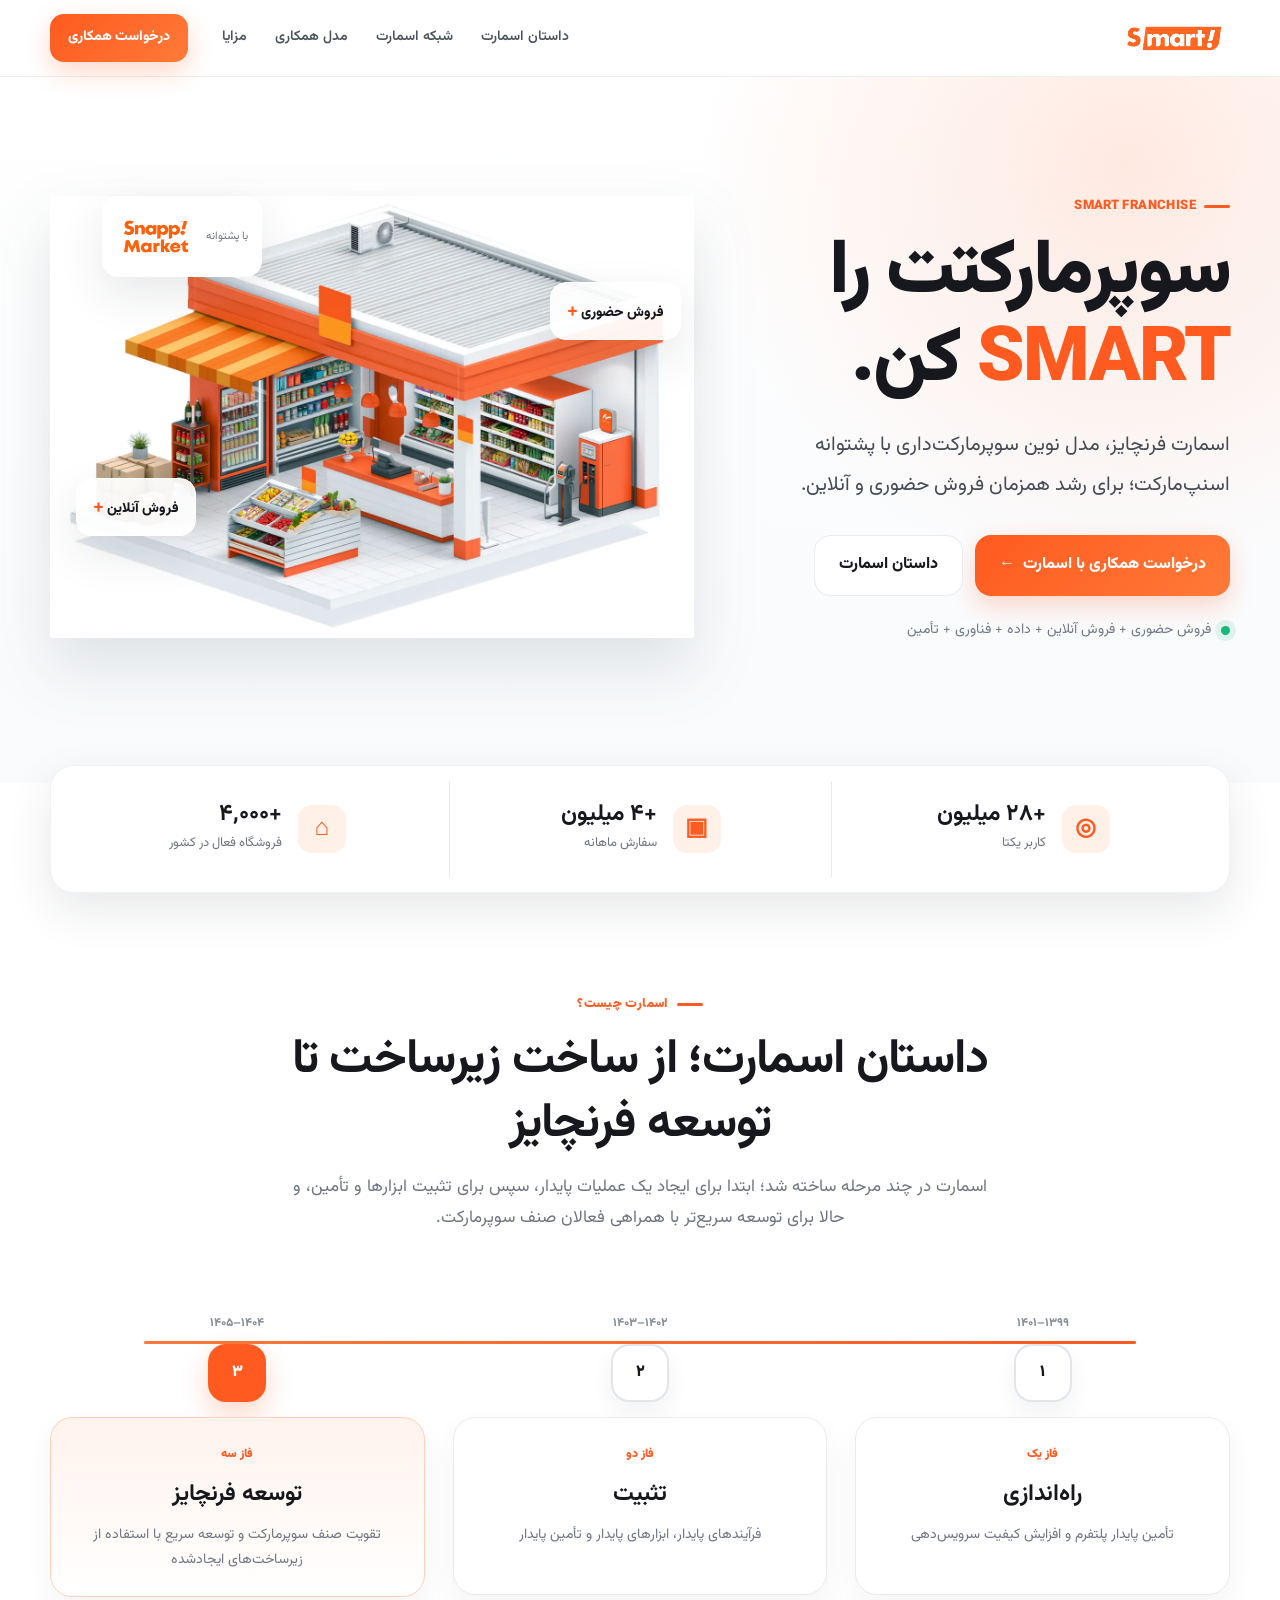
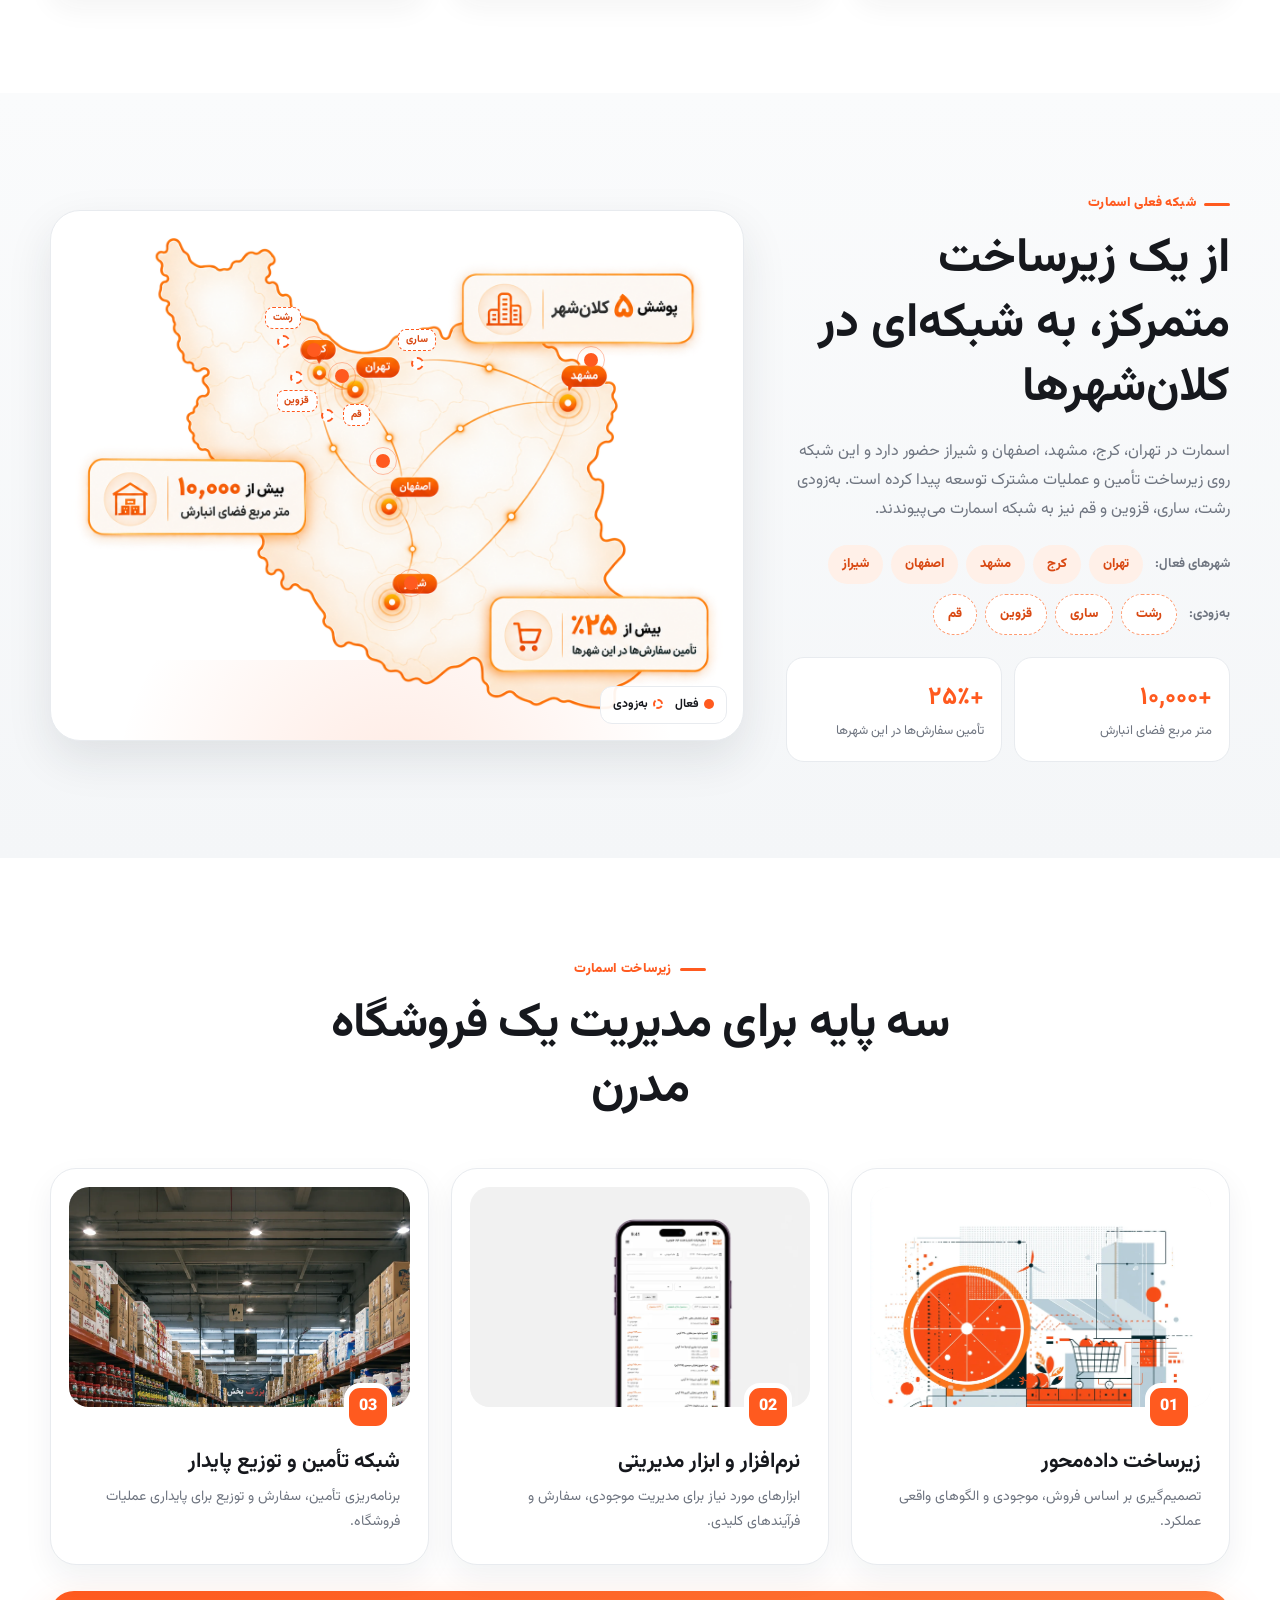
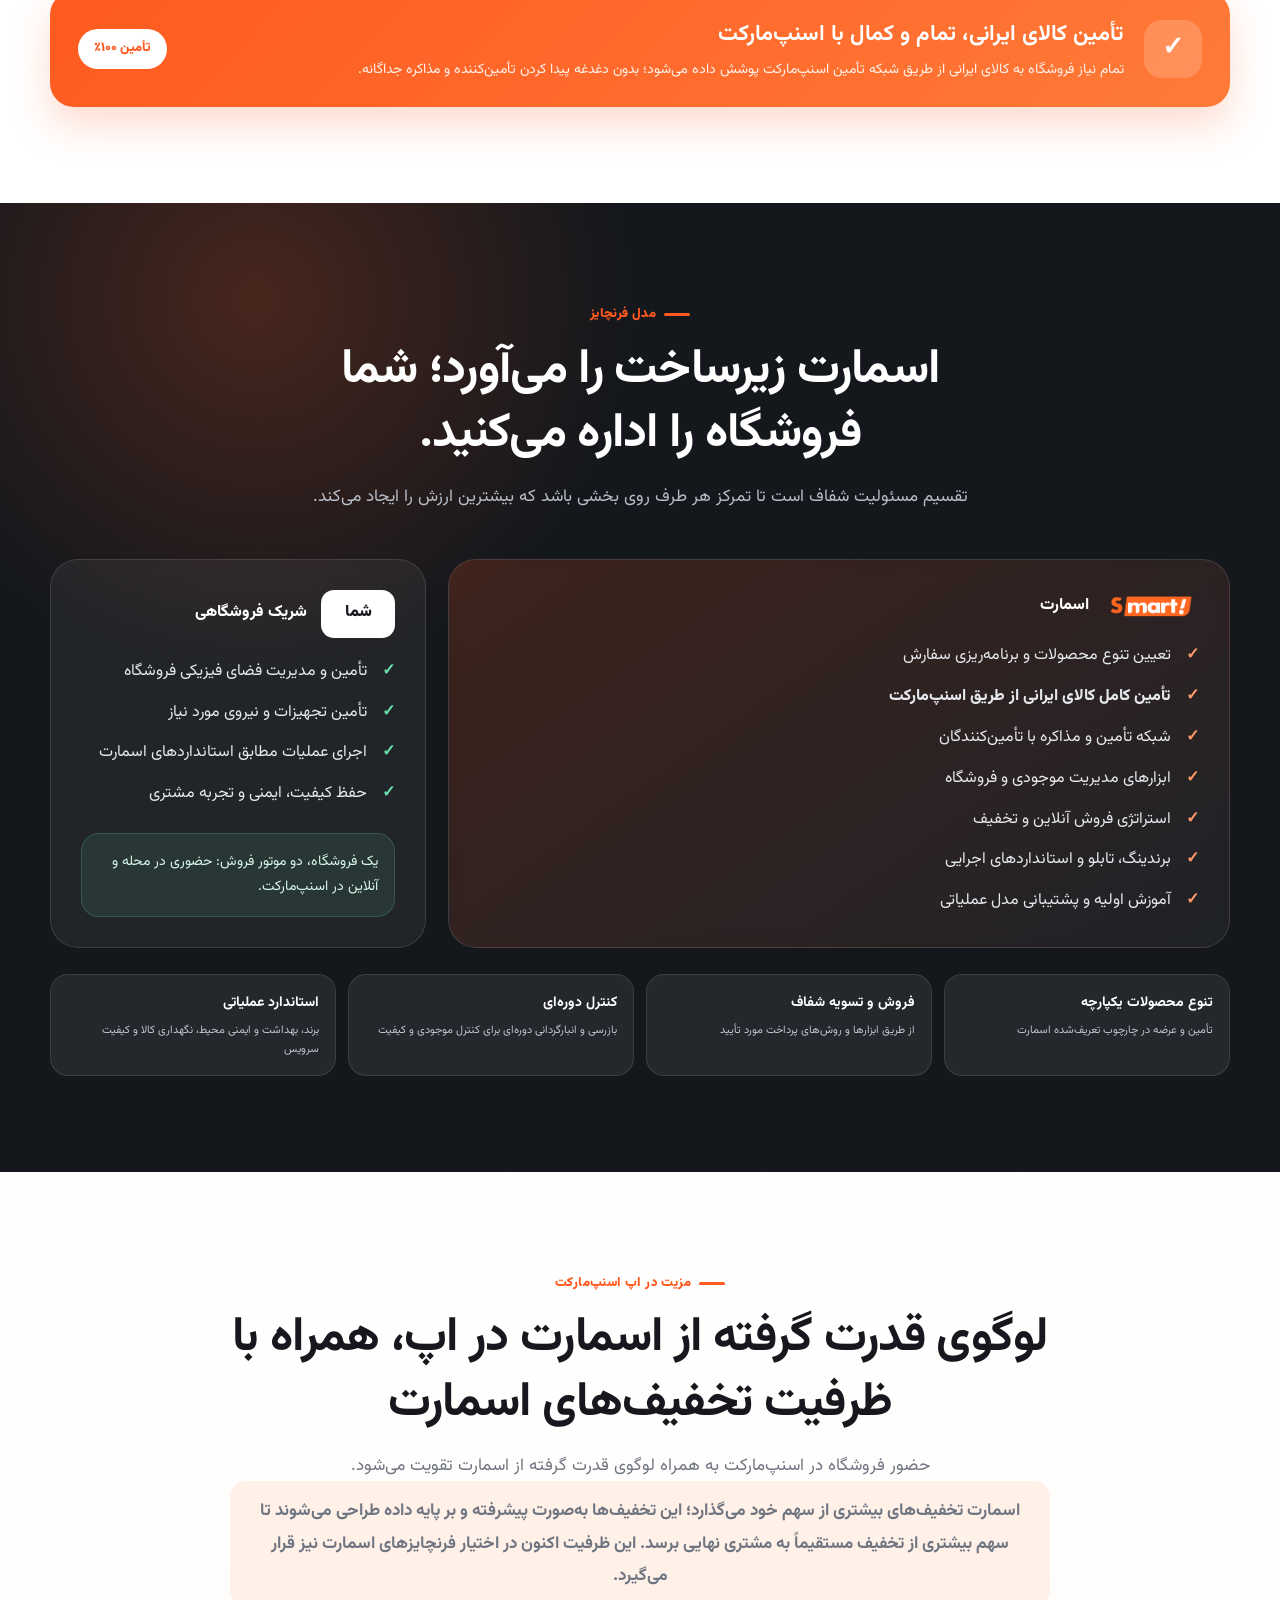
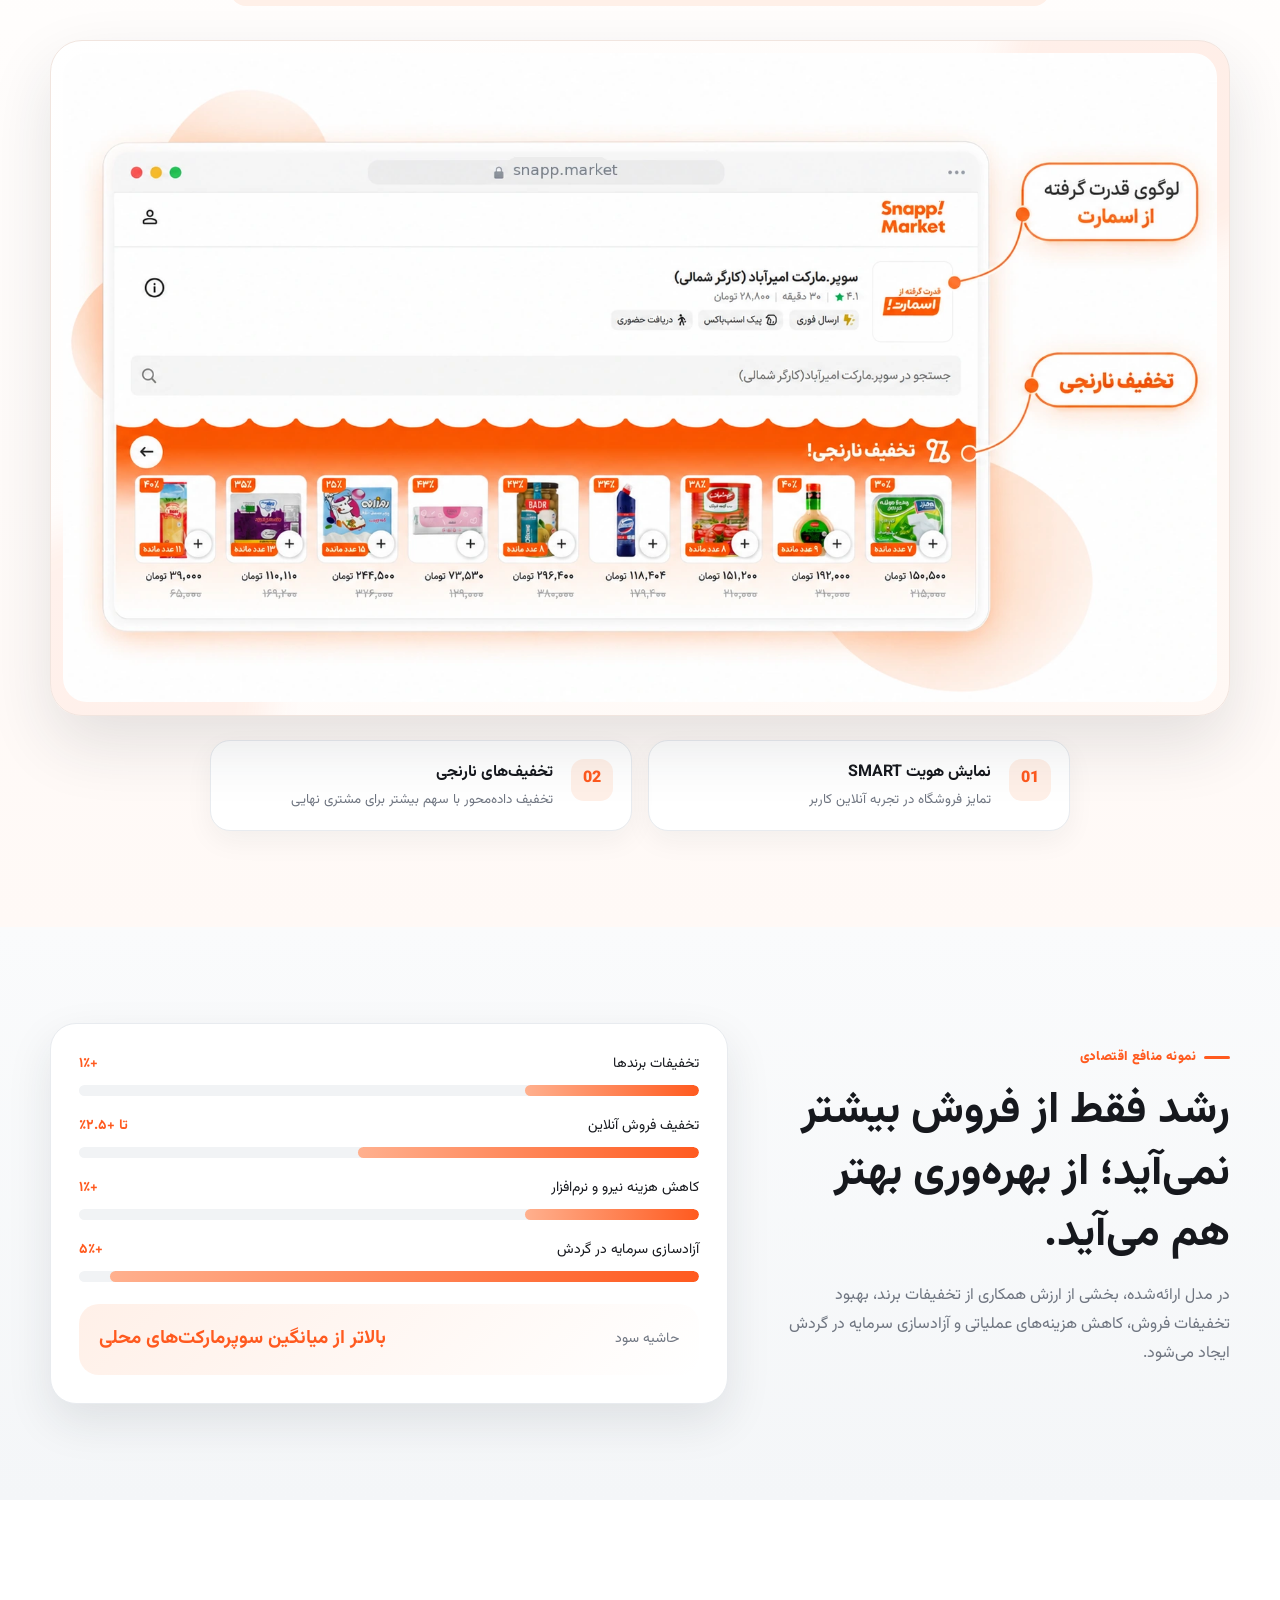
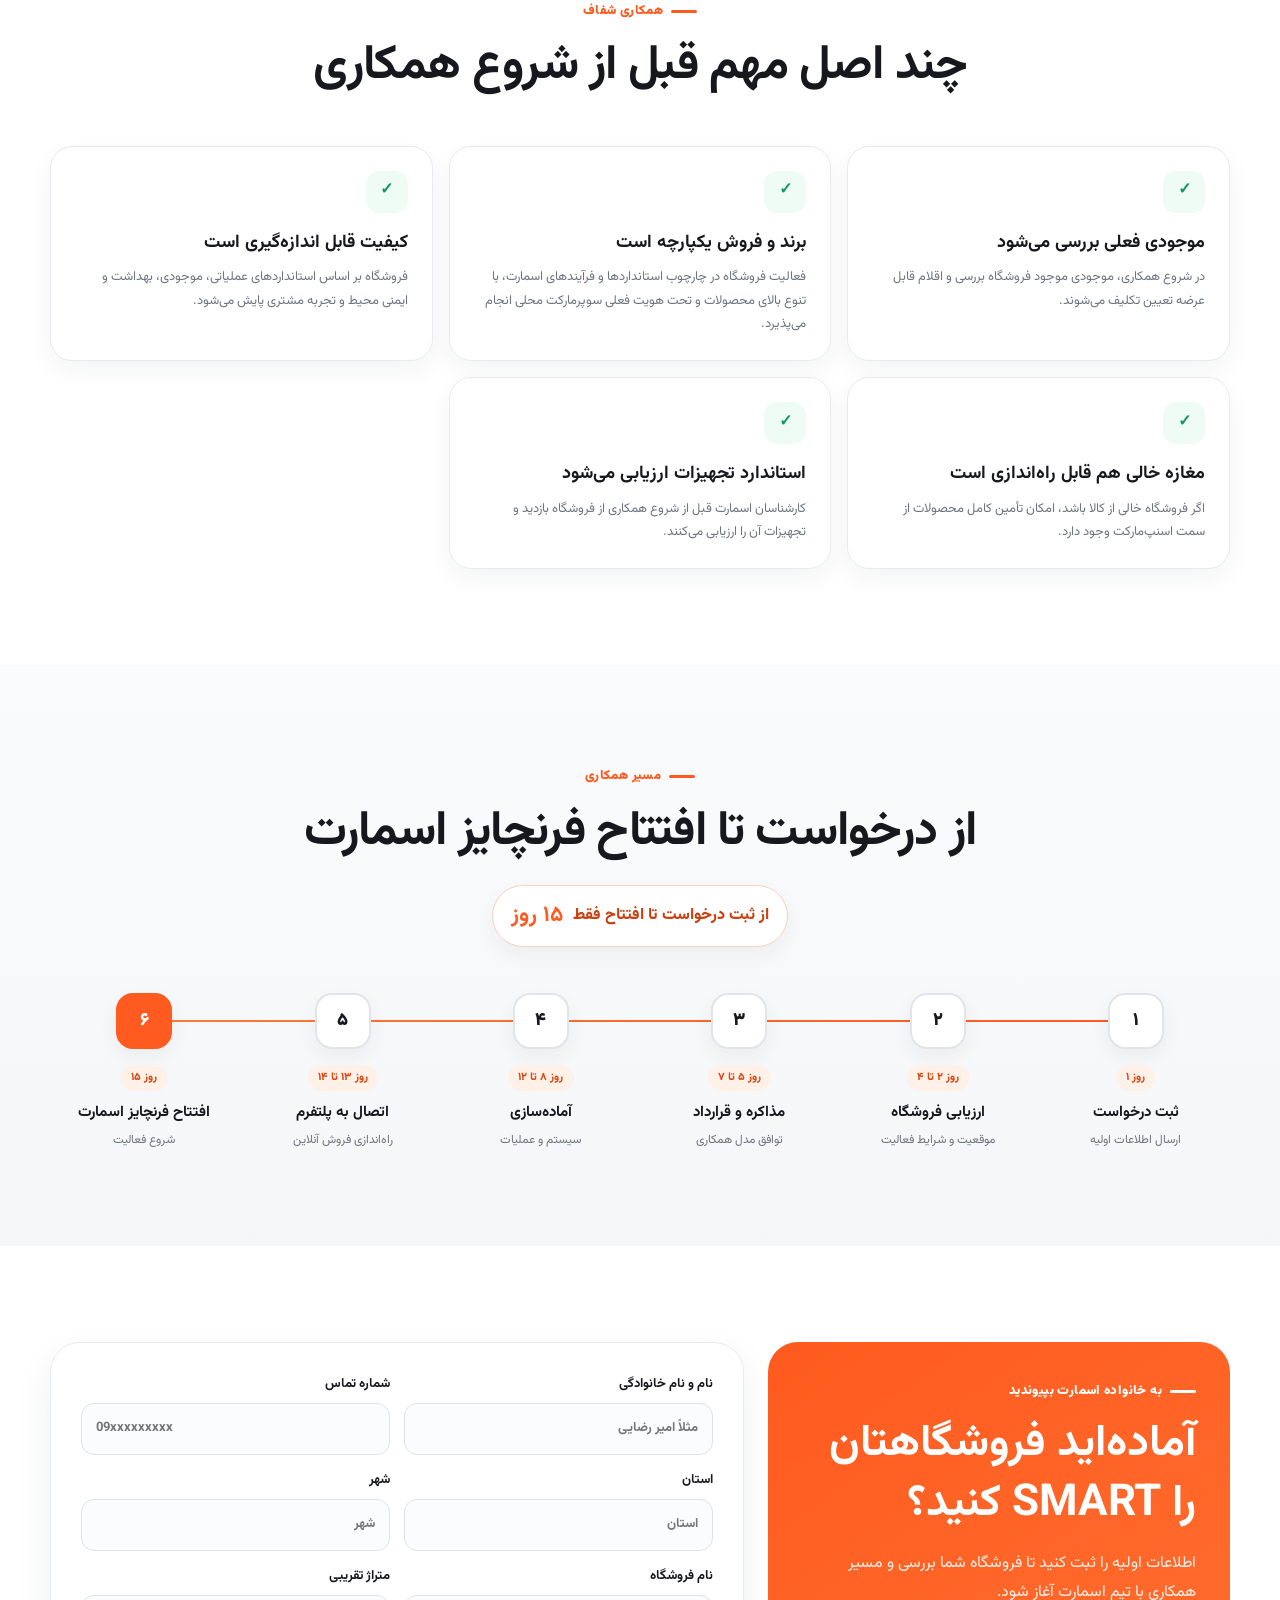
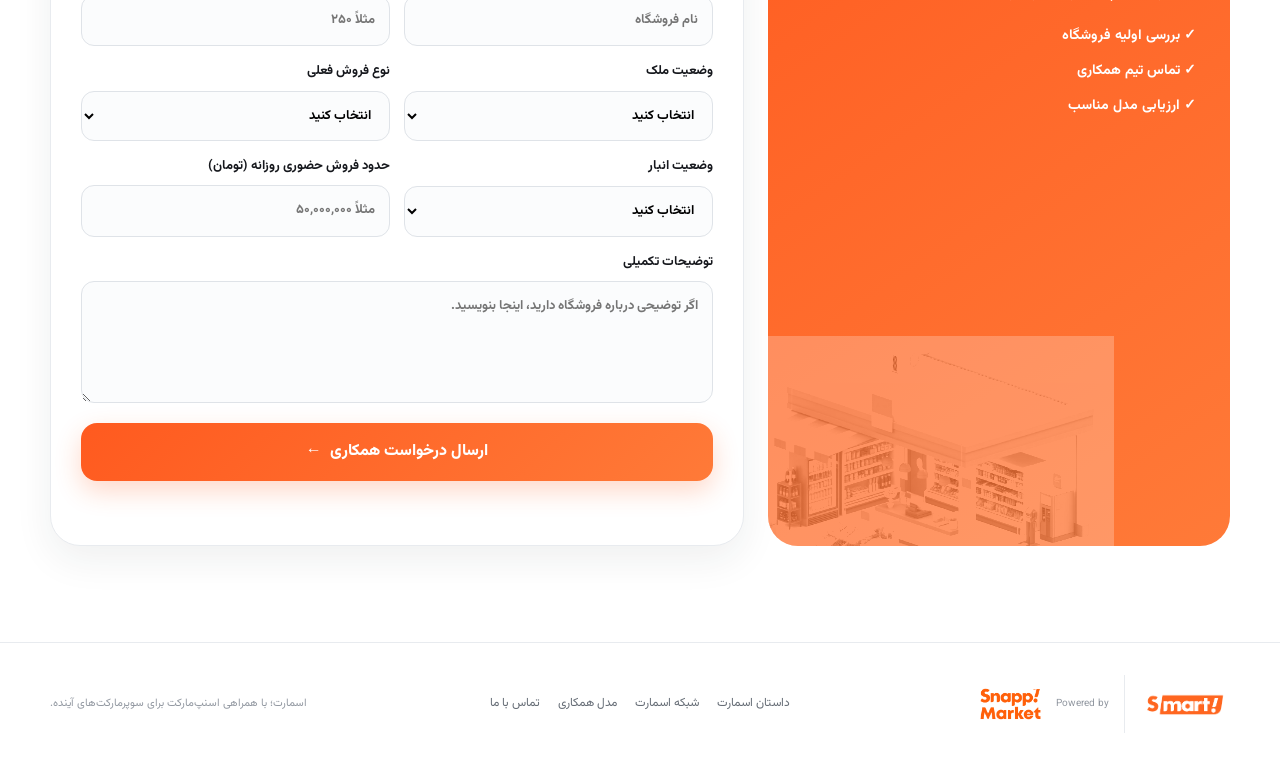
<file: index.html>
<!DOCTYPE html>
<html lang="fa" dir="rtl">
<head>
  <meta charset="UTF-8" />
  <meta name="viewport" content="width=device-width, initial-scale=1.0" />
  <meta name="description" content="اسمارت فرنچایز؛ مدل نوین سوپرمارکت‌داری با پشتوانه اسنپ‌مارکت برای رشد همزمان فروش حضوری و آنلاین." />
  <meta name="theme-color" content="#ff5a1f" />
  <title>اسمارت فرنچایز | با پشتوانه اسنپ‌مارکت</title>
  <link rel="icon" href="smart-logo.png" />
  <link rel="preconnect" href="https://fonts.googleapis.com">
  <link rel="preconnect" href="https://fonts.gstatic.com" crossorigin>
  <link href="https://fonts.googleapis.com/css2?family=Vazirmatn:wght@400;500;600;700;800;900&display=swap" rel="stylesheet">
  <link rel="stylesheet" href="style.css" />
  <style>
    html,body{overflow-x:clip}
    /* --- Update: upcoming cities --- */
    .city-groups{display:grid;gap:10px;margin:20px 0 22px}
    .city-groups .city-list{margin:0;align-items:center}
    .city-groups .city-label{background:none!important;padding:0 0 0 4px!important;color:var(--muted)!important;font-weight:700!important}
    .city-list span.soon{background:#fff;border:1px dashed #ff9b70;color:#d94913}
    .map-pulse.soon{background:#fff;border:2px dashed var(--orange);box-shadow:none;animation:none;width:13px;height:13px}
    .map-pulse.soon:after{display:none}
    .p-rasht{left:32.6%;top:23.6%}.p-sari{left:52%;top:27.6%}.p-qazvin{left:34.6%;top:30.4%}
    .map-pulse.soon:before{content:attr(data-name);position:absolute;bottom:17px;left:50%;transform:translateX(-50%);white-space:nowrap;background:#fff;border:1px dashed var(--orange);color:#d94913;border-radius:8px;padding:1px 7px;font-size:10px;font-weight:800;font-style:normal}
    .map-pulse.p-qazvin:before{bottom:auto;top:17px}
    .p-qom{left:39%;top:37.5%}
    .map-pulse.p-qom:before{bottom:auto;top:50%;left:20px;transform:translateY(-50%)}
    .map-legend{position:absolute;z-index:3;bottom:16px;right:16px;display:flex;gap:12px;background:rgba(255,255,255,.92);border:1px solid var(--line);border-radius:12px;padding:7px 12px;font-size:12px;font-weight:700}
    .map-legend i{display:inline-block;width:10px;height:10px;border-radius:50%;background:var(--orange);margin-left:5px;vertical-align:middle}
    .map-legend i.soon{background:#fff;border:2px dashed var(--orange)}
    /* --- Update: Iranian goods supply banner --- */
    .supply-banner{margin-top:26px;display:flex;align-items:center;gap:20px;padding:24px 28px;border-radius:24px;background:linear-gradient(135deg,#ff5a1f,#ff7a38);color:#fff;box-shadow:0 18px 40px rgba(255,90,31,.22)}
    .supply-banner .sb-icon{flex:0 0 58px;height:58px;border-radius:18px;background:rgba(255,255,255,.18);display:grid;place-items:center;font-size:26px;font-weight:900}
    .supply-banner h3{margin:0 0 4px;font-size:22px}
    .supply-banner p{margin:0;color:#fff1ea;font-size:14px}
    .supply-banner .sb-tag{margin-right:auto;white-space:nowrap;background:#fff;color:var(--orange);border-radius:999px;padding:8px 16px;font-weight:900;font-size:13px}
    .role-panel li.key-item{font-weight:800}
    /* --- Update: orange discounts note --- */
    .orange-note{max-width:820px;margin:14px auto 0;padding:14px 18px;border-radius:16px;background:var(--orange-soft);color:#b8400f;font-weight:700;font-size:15px;line-height:1.9}
    /* --- Update: margin highlight as text --- */
    .margin-highlight.text-only strong{font-size:19px;line-height:1.6;text-align:left}
    /* --- Update: timeline with SLA --- */
    .sla-badge{display:inline-flex;align-items:center;gap:10px;margin-top:6px;padding:10px 18px;border-radius:999px;background:#fff;border:1px solid #ffd0bc;box-shadow:0 8px 20px rgba(28,35,47,.05);font-weight:800;color:#c84213}
    .sla-badge b{font-size:22px;color:var(--orange)}
    .step-day{display:inline-block;margin-bottom:8px;padding:3px 10px;border-radius:999px;background:var(--orange-soft);color:#d94913;font-size:11px;font-weight:800}
    @media (max-width:640px){.supply-banner{flex-direction:column;text-align:center;padding:22px}.supply-banner .sb-tag{margin:0}.map-legend{bottom:10px;right:10px;font-size:11px}.margin-highlight.text-only{flex-direction:column;align-items:flex-start}.margin-highlight.text-only strong{text-align:right}}
  </style>
</head>
<body>
  <header class="site-header" id="top">
    <div class="container nav-wrap">
      <a href="#top" class="brand" aria-label="اسمارت">
        <img src="smart-logo.png" alt="لوگوی اسمارت" />
      </a>
      <nav class="desktop-nav" aria-label="منوی اصلی">
        <a href="#story">داستان اسمارت</a>
        <a href="#network">شبکه اسمارت</a>
        <a href="#model">مدل همکاری</a>
        <a href="#benefits">مزایا</a>
      </nav>
      <a class="btn btn-primary btn-nav" href="#apply">درخواست همکاری</a>
      <button class="menu-toggle" type="button" aria-label="باز کردن منو" aria-expanded="false">
        <span></span><span></span><span></span>
      </button>
    </div>
    <div class="mobile-menu" aria-hidden="true">
      <a href="#story">داستان اسمارت</a>
      <a href="#network">شبکه اسمارت</a>
      <a href="#model">مدل همکاری</a>
      <a href="#benefits">مزایا</a>
      <a class="btn btn-primary" href="#apply">درخواست همکاری</a>
    </div>
  </header>

  <main>
    <!-- HERO -->
    <section class="hero section-pad">
      <div class="container hero-grid">
        <div class="hero-copy reveal">
          <div class="eyebrow">SMART FRANCHISE</div>
          <h1>سوپرمارکتت را <span>SMART</span> کن.</h1>
          <p class="hero-lead">اسمارت فرنچایز، مدل نوین سوپرمارکت‌داری با پشتوانه اسنپ‌مارکت؛ برای رشد همزمان فروش حضوری و آنلاین.</p>
          <div class="hero-actions">
            <a class="btn btn-primary btn-lg" href="#apply">درخواست همکاری با اسمارت <span>←</span></a>
            <a class="btn btn-ghost btn-lg" href="#story">داستان اسمارت</a>
          </div>
          <div class="hero-note"><span class="dot"></span><span>فروش حضوری + فروش آنلاین + داده + فناوری + تأمین</span></div>
        </div>
        <div class="hero-visual reveal delay-1">
          <div class="hero-glow"></div>
          <img src="smart-store.webp" alt="فروشگاه اسمارت" />
          <div class="hero-badge online">فروش آنلاین <strong>+</strong></div>
          <div class="hero-badge offline">فروش حضوری <strong>+</strong></div>
          <div class="powered-card"><span>با پشتوانه</span><img src="snappmarket-logo.png" alt="Snapp Market" /></div>
        </div>
      </div>
    </section>

    <!-- SNAPP MARKET SCALE -->
    <section class="stats-strip" aria-label="آمار اسنپ‌مارکت">
      <div class="container stats-grid">
        <div class="stat-card reveal"><div class="stat-icon">◎</div><div><strong data-count="28000000" data-format="compact">+۲۸ میلیون</strong><span>کاربر یکتا</span></div></div>
        <div class="stat-card reveal delay-1"><div class="stat-icon">▣</div><div><strong data-count="4000000" data-format="compact">+۴ میلیون</strong><span>سفارش ماهانه</span></div></div>
        <div class="stat-card reveal delay-2"><div class="stat-icon">⌂</div><div><strong data-count="4000">+۴,۰۰۰</strong><span>فروشگاه فعال در کشور</span></div></div>
      </div>
    </section>

    <!-- STORY -->
    <section class="story section-pad" id="story">
      <div class="container">
        <div class="section-heading centered reveal">
          <div class="eyebrow">اسمارت چیست؟</div>
          <h2>داستان اسمارت؛ از ساخت زیرساخت تا توسعه فرنچایز</h2>
          <p>اسمارت در چند مرحله ساخته شد؛ ابتدا برای ایجاد یک عملیات پایدار، سپس برای تثبیت ابزارها و تأمین، و حالا برای توسعه سریع‌تر با همراهی فعالان صنف سوپرمارکت.</p>
        </div>

        <div class="story-track reveal">
          <div class="story-progress"></div>
          <article class="story-phase phase-1">
            <div class="phase-year">۱۳۹۹–۱۴۰۱</div>
            <div class="phase-dot">۱</div>
            <div class="phase-card">
              <span>فاز یک</span>
              <h3>راه‌اندازی</h3>
              <p>تأمین پایدار پلتفرم و افزایش کیفیت سرویس‌دهی</p>
            </div>
          </article>
          <article class="story-phase phase-2">
            <div class="phase-year">۱۴۰۲–۱۴۰۳</div>
            <div class="phase-dot">۲</div>
            <div class="phase-card">
              <span>فاز دو</span>
              <h3>تثبیت</h3>
              <p>فرآیندهای پایدار، ابزارهای پایدار و تأمین پایدار</p>
            </div>
          </article>
          <article class="story-phase phase-3">
            <div class="phase-year">۱۴۰۴–۱۴۰۵</div>
            <div class="phase-dot active">۳</div>
            <div class="phase-card highlight">
              <span>فاز سه</span>
              <h3>توسعه فرنچایز</h3>
              <p>تقویت صنف سوپرمارکت و توسعه سریع با استفاده از زیرساخت‌های ایجادشده</p>
            </div>
          </article>
        </div>
      </div>
    </section>

    <!-- NETWORK MAP -->
    <section class="network-section section-pad soft-bg" id="network">
      <div class="container network-grid">
        <div class="network-copy reveal">
          <div class="eyebrow">شبکه فعلی اسمارت</div>
          <h2>از یک زیرساخت متمرکز، به شبکه‌ای در کلان‌شهرها</h2>
          <p>اسمارت در تهران، کرج، مشهد، اصفهان و شیراز حضور دارد و این شبکه روی زیرساخت تأمین و عملیات مشترک توسعه پیدا کرده است. به‌زودی رشت، ساری، قزوین و قم نیز به شبکه اسمارت می‌پیوندند.</p>
          <div class="city-groups">
            <div class="city-list"><span class="city-label">شهرهای فعال:</span><span>تهران</span><span>کرج</span><span>مشهد</span><span>اصفهان</span><span>شیراز</span></div>
            <div class="city-list"><span class="city-label">به‌زودی:</span><span class="soon">رشت</span><span class="soon">ساری</span><span class="soon">قزوین</span><span class="soon">قم</span></div>
          </div>
          <div class="footprint-kpis">
            <div><strong>+۱۰,۰۰۰</strong><span>متر مربع فضای انبارش</span></div>
            <div><strong>+۲۵٪</strong><span>تأمین سفارش‌ها در این شهرها</span></div>
          </div>
        </div>
        <div class="iran-map reveal delay-1" aria-label="نقشه شبکه اسمارت در ایران">
          <img src="iran-network-map.png" alt="نقشه ایران و شهرهای شبکه اسمارت" />
          <i class="map-pulse p-tehran"></i>
          <i class="map-pulse p-karaj"></i>
          <i class="map-pulse p-mashhad"></i>
          <i class="map-pulse p-isfahan"></i>
          <i class="map-pulse p-shiraz"></i>
          <i class="map-pulse soon p-rasht" data-name="رشت" title="رشت (به‌زودی)"></i>
          <i class="map-pulse soon p-sari" data-name="ساری" title="ساری (به‌زودی)"></i>
          <i class="map-pulse soon p-qazvin" data-name="قزوین" title="قزوین (به‌زودی)"></i>
          <i class="map-pulse soon p-qom" data-name="قم" title="قم (به‌زودی)"></i>
          <div class="map-legend"><span><i></i>فعال</span><span><i class="soon"></i>به‌زودی</span></div>
        </div>
      </div>
    </section>

    <!-- INFRASTRUCTURE -->
    <section class="section-pad" id="infrastructure">
      <div class="container">
        <div class="section-heading centered reveal">
          <div class="eyebrow">زیرساخت اسمارت</div>
          <h2>سه پایه برای مدیریت یک فروشگاه مدرن</h2>
        </div>
        <div class="infra-grid">
          <article class="feature-card reveal">
            <div class="feature-image"><img src="data-infra.webp" alt="زیرساخت داده محور" /></div>
            <div class="feature-icon">01</div>
            <h3>زیرساخت داده‌محور</h3>
            <p>تصمیم‌گیری بر اساس فروش، موجودی و الگوهای واقعی عملکرد.</p>
          </article>
          <article class="feature-card reveal delay-1">
            <div class="feature-image"><img src="software.webp" alt="نرم‌افزار اسمارت" /></div>
            <div class="feature-icon">02</div>
            <h3>نرم‌افزار و ابزار مدیریتی</h3>
            <p>ابزارهای مورد نیاز برای مدیریت موجودی، سفارش و فرآیندهای کلیدی.</p>
          </article>
          <article class="feature-card reveal delay-2">
            <div class="feature-image"><img src="supply-network.webp" alt="شبکه تأمین و توزیع" /></div>
            <div class="feature-icon">03</div>
            <h3>شبکه تأمین و توزیع پایدار</h3>
            <p>برنامه‌ریزی تأمین، سفارش و توزیع برای پایداری عملیات فروشگاه.</p>
          </article>
        </div>
        <div class="supply-banner reveal">
          <div class="sb-icon">✓</div>
          <div>
            <h3>تأمین کالای ایرانی، تمام و کمال با اسنپ‌مارکت</h3>
            <p>تمام نیاز فروشگاه به کالای ایرانی از طریق شبکه تأمین اسنپ‌مارکت پوشش داده می‌شود؛ بدون دغدغه پیدا کردن تأمین‌کننده و مذاکره جداگانه.</p>
          </div>
          <span class="sb-tag">تأمین ۱۰۰٪</span>
        </div>
      </div>
    </section>

    <!-- FRANCHISE MODEL -->
    <section class="roles section-pad dark-section" id="model">
      <div class="container">
        <div class="section-heading centered light reveal">
          <div class="eyebrow">مدل فرنچایز</div>
          <h2>اسمارت زیرساخت را می‌آورد؛ شما فروشگاه را اداره می‌کنید.</h2>
          <p>تقسیم مسئولیت شفاف است تا تمرکز هر طرف روی بخشی باشد که بیشترین ارزش را ایجاد می‌کند.</p>
        </div>
        <div class="roles-grid">
          <article class="role-panel smart-role reveal">
            <div class="role-head"><img src="smart-logo.png" alt="Smart" /><span>اسمارت</span></div>
            <ul>
              <li>تعیین تنوع محصولات و برنامه‌ریزی سفارش</li>
              <li class="key-item">تأمین کامل کالای ایرانی از طریق اسنپ‌مارکت</li>
              <li>شبکه تأمین و مذاکره با تأمین‌کنندگان</li>
              <li>ابزارهای مدیریت موجودی و فروشگاه</li>
              <li>استراتژی فروش آنلاین و تخفیف</li>
              <li>برندینگ، تابلو و استانداردهای اجرایی</li>
              <li>آموزش اولیه و پشتیبانی مدل عملیاتی</li>
            </ul>
          </article>
          <article class="role-panel partner-role reveal delay-1">
            <div class="role-head partner-head"><span class="partner-mark">شما</span><span>شریک فروشگاهی</span></div>
            <ul>
              <li>تأمین و مدیریت فضای فیزیکی فروشگاه</li>
              <li>تأمین تجهیزات و نیروی مورد نیاز</li>
              <li>اجرای عملیات مطابق استانداردهای اسمارت</li>
              <li>حفظ کیفیت، ایمنی و تجربه مشتری</li>
            </ul>
            <div class="partner-callout">یک فروشگاه، دو موتور فروش: حضوری در محله و آنلاین در اسنپ‌مارکت.</div>
          </article>
        </div>

        <div class="contract-strip reveal">
          <div><b>تنوع محصولات یکپارچه</b><span>تأمین و عرضه در چارچوب تعریف‌شده اسمارت</span></div>
          <div><b>فروش و تسویه شفاف</b><span>از طریق ابزارها و روش‌های پرداخت مورد تأیید</span></div>
          <div><b>کنترل دوره‌ای</b><span>بازرسی و انبارگردانی دوره‌ای برای کنترل موجودی و کیفیت</span></div>
          <div><b>استاندارد عملیاتی</b><span>برند، بهداشت و ایمنی محیط، نگهداری کالا و کیفیت سرویس</span></div>
        </div>
      </div>
    </section>

    <!-- SLIDE 15 / APP BENEFIT -->
    <section class="app-benefit section-pad" id="benefits">
      <div class="container">
        <div class="section-heading centered reveal app-benefit-heading">
          <div class="eyebrow">مزیت در اپ اسنپ‌مارکت</div>
          <h2>لوگوی قدرت گرفته از اسمارت در اپ، همراه با ظرفیت تخفیف‌های اسمارت</h2>
          <p>حضور فروشگاه در اسنپ‌مارکت به همراه لوگوی قدرت گرفته از اسمارت تقویت می‌شود.</p>
          <p class="orange-note">اسمارت تخفیف‌های بیشتری از سهم خود می‌گذارد؛ این تخفیف‌ها به‌صورت پیشرفته و بر پایه داده طراحی می‌شوند تا سهم بیشتری از تخفیف مستقیماً به مشتری نهایی برسد. این ظرفیت اکنون در اختیار فرنچایزهای اسمارت نیز قرار می‌گیرد.</p>
        </div>

        <div class="app-showcase-card reveal delay-1">
          <div class="app-showcase-glow glow-a"></div>
          <div class="app-showcase-glow glow-b"></div>
          <div class="app-showcase-shine" aria-hidden="true"></div>
          <img class="app-showcase-image" src="app-preview.webp" alt="تغییر لوگوی فروشگاه در اپ اسنپ‌مارکت و تخفیف‌های نارنجی" />
        </div>

        <div class="app-benefit-list app-benefit-list-wide reveal delay-2">
          <div><span>01</span><b>نمایش هویت SMART</b><small>تمایز فروشگاه در تجربه آنلاین کاربر</small></div>
          <div><span>02</span><b>تخفیف‌های نارنجی</b><small>تخفیف داده‌محور با سهم بیشتر برای مشتری نهایی</small></div>
        </div>
      </div>
    </section>

    <!-- ECONOMICS -->
    <section class="section-pad finance-section soft-bg">
      <div class="container finance-grid">
        <div class="finance-copy reveal">
          <div class="eyebrow">نمونه منافع اقتصادی</div>
          <h2>رشد فقط از فروش بیشتر نمی‌آید؛ از بهره‌وری بهتر هم می‌آید.</h2>
          <p>در مدل ارائه‌شده، بخشی از ارزش همکاری از تخفیفات برند، بهبود تخفیفات فروش، کاهش هزینه‌های عملیاتی و آزادسازی سرمایه در گردش ایجاد می‌شود.</p>

        </div>
        <div class="finance-card reveal delay-1">
          <div class="bar-item"><div class="bar-label"><span>تخفیفات برندها</span><strong>+۱٪</strong></div><div class="bar"><i style="--w:28%"></i></div></div>
          <div class="bar-item"><div class="bar-label"><span>تخفیف فروش آنلاین</span><strong>تا +۲.۵٪</strong></div><div class="bar"><i style="--w:55%"></i></div></div>
          <div class="bar-item"><div class="bar-label"><span>کاهش هزینه نیرو و نرم‌افزار</span><strong>+۱٪</strong></div><div class="bar"><i style="--w:28%"></i></div></div>
          <div class="bar-item"><div class="bar-label"><span>آزادسازی سرمایه در گردش</span><strong>+۵٪</strong></div><div class="bar"><i style="--w:95%"></i></div></div>
          <div class="margin-highlight text-only"><span>حاشیه سود</span><strong>بالاتر از میانگین سوپرمارکت‌های محلی</strong></div>
        </div>
      </div>
    </section>

    <!-- PARTNERSHIP CONDITIONS -->
    <section class="section-pad conditions-section" id="conditions">
      <div class="container">
        <div class="section-heading centered reveal">
          <div class="eyebrow">همکاری شفاف</div>
          <h2>چند اصل مهم قبل از شروع همکاری</h2>
        </div>
        <div class="principles-grid">
          <article class="principle-card reveal"><span>✓</span><h3>موجودی فعلی بررسی می‌شود</h3><p>در شروع همکاری، موجودی موجود فروشگاه بررسی و اقلام قابل عرضه تعیین تکلیف می‌شوند.</p></article>
          <article class="principle-card reveal delay-1"><span>✓</span><h3>برند و فروش یکپارچه است</h3><p>فعالیت فروشگاه در چارچوب استانداردها و فرآیندهای اسمارت، با تنوع بالای محصولات و تحت هویت فعلی سوپرمارکت محلی انجام می‌پذیرد.</p></article>
          <article class="principle-card reveal delay-2"><span>✓</span><h3>کیفیت قابل اندازه‌گیری است</h3><p>فروشگاه بر اساس استانداردهای عملیاتی، موجودی، بهداشت و ایمنی محیط و تجربه مشتری پایش می‌شود.</p></article>
          <article class="principle-card reveal"><span>✓</span><h3>مغازه خالی هم قابل راه‌اندازی است</h3><p>اگر فروشگاه خالی از کالا باشد، امکان تأمین کامل محصولات از سمت اسنپ‌مارکت وجود دارد.</p></article>
          <article class="principle-card reveal delay-1"><span>✓</span><h3>استاندارد تجهیزات ارزیابی می‌شود</h3><p>کارشناسان اسمارت قبل از شروع همکاری از فروشگاه بازدید و تجهیزات آن را ارزیابی می‌کنند.</p></article>
        </div>
      </div>
    </section>

    <!-- JOURNEY -->
    <section class="journey section-pad soft-bg" id="journey">
      <div class="container">
        <div class="section-heading centered reveal">
          <div class="eyebrow">مسیر همکاری</div>
          <h2>از درخواست تا افتتاح فرنچایز اسمارت</h2>
          <div class="sla-badge">از ثبت درخواست تا افتتاح فقط <b>۱۵ روز</b></div>
        </div>
        <div class="timeline">
          <div class="step reveal"><div class="step-no">۱</div><span class="step-day">روز ۱</span><h3>ثبت درخواست</h3><p>ارسال اطلاعات اولیه</p></div>
          <div class="step reveal delay-1"><div class="step-no">۲</div><span class="step-day">روز ۲ تا ۴</span><h3>ارزیابی فروشگاه</h3><p>موقعیت و شرایط فعالیت</p></div>
          <div class="step reveal delay-2"><div class="step-no">۳</div><span class="step-day">روز ۵ تا ۷</span><h3>مذاکره و قرارداد</h3><p>توافق مدل همکاری</p></div>
          <div class="step reveal"><div class="step-no">۴</div><span class="step-day">روز ۸ تا ۱۲</span><h3>آماده‌سازی</h3><p>سیستم و عملیات</p></div>
          <div class="step reveal delay-1"><div class="step-no">۵</div><span class="step-day">روز ۱۳ تا ۱۴</span><h3>اتصال به پلتفرم</h3><p>راه‌اندازی فروش آنلاین</p></div>
          <div class="step reveal delay-2"><div class="step-no active">۶</div><span class="step-day">روز ۱۵</span><h3>افتتاح فرنچایز اسمارت</h3><p>شروع فعالیت</p></div>
        </div>
      </div>
    </section>


    <!-- APPLY -->
    <section class="apply section-pad" id="apply">
      <div class="container apply-grid">
        <div class="apply-panel reveal">
          <div class="eyebrow light-eyebrow">به خانواده اسمارت بپیوندید</div>
          <h2>آماده‌اید فروشگاهتان را SMART کنید؟</h2>
          <p>اطلاعات اولیه را ثبت کنید تا فروشگاه شما بررسی و مسیر همکاری با تیم اسمارت آغاز شود.</p>
          <div class="apply-points"><span>✓ بررسی اولیه فروشگاه</span><span>✓ تماس تیم همکاری</span><span>✓ ارزیابی مدل مناسب</span></div>
          <img src="smart-store.webp" alt="Smart Store" />
        </div>
        <form class="lead-form reveal delay-1" id="leadForm" novalidate>
          <div class="form-row">
            <label>نام و نام خانوادگی<input type="text" name="fullName" required placeholder="مثلاً امیر رضایی" /></label>
            <label>شماره تماس<input type="tel" name="phone" required inputmode="numeric" placeholder="09xxxxxxxxx" /></label>
          </div>
          <div class="form-row">
            <label>استان<input type="text" name="province" required placeholder="استان" /></label>
            <label>شهر<input type="text" name="city" required placeholder="شهر" /></label>
          </div>
          <div class="form-row">
            <label>نام فروشگاه<input type="text" name="storeName" placeholder="نام فروشگاه" /></label>
            <label>متراژ تقریبی<input type="number" name="area" min="1" placeholder="مثلاً ۲۵۰" /></label>
          </div>
          <div class="form-row">
            <label>وضعیت ملک<select name="property"><option value="">انتخاب کنید</option><option>مالک</option><option>مستأجر</option></select></label>
            <label>نوع فروش فعلی<select name="salesType"><option value="">انتخاب کنید</option><option>فقط حضوری</option><option>حضوری و آنلاین</option></select></label>
          </div>
          <div class="form-row">
            <label>وضعیت انبار<select name="warehouse"><option value="">انتخاب کنید</option><option>دارد</option><option>ندارد</option></select></label>
            <label>حدود فروش حضوری روزانه (تومان)<input type="text" name="dailySales" inputmode="numeric" placeholder="مثلاً ۵۰,۰۰۰,۰۰۰" /></label>
          </div>
          <label>توضیحات تکمیلی<textarea name="notes" rows="4" placeholder="اگر توضیحی درباره فروشگاه دارید، اینجا بنویسید."></textarea></label>
          <button class="btn btn-primary btn-lg full" type="submit">ارسال درخواست همکاری <span>←</span></button>
          <p class="form-status" id="formStatus" role="status" aria-live="polite"></p>
        </form>
      </div>
    </section>
  </main>

  <footer class="site-footer">
    <div class="container footer-grid">
      <div class="footer-brand"><img src="smart-logo.png" alt="Smart" /><div class="powered-footer"><span>Powered by</span><img src="snappmarket-logo.png" alt="Snapp Market" /></div></div>
      <div class="footer-links"><a href="#story">داستان اسمارت</a><a href="#network">شبکه اسمارت</a><a href="#model">مدل همکاری</a><a href="#apply">تماس با ما</a></div>
      <div class="footer-copy">اسمارت؛ با همراهی اسنپ‌مارکت برای سوپرمارکت‌های آینده.</div>
    </div>
  </footer>

  <script src="script.js"></script>
</body>
</html>
</file>
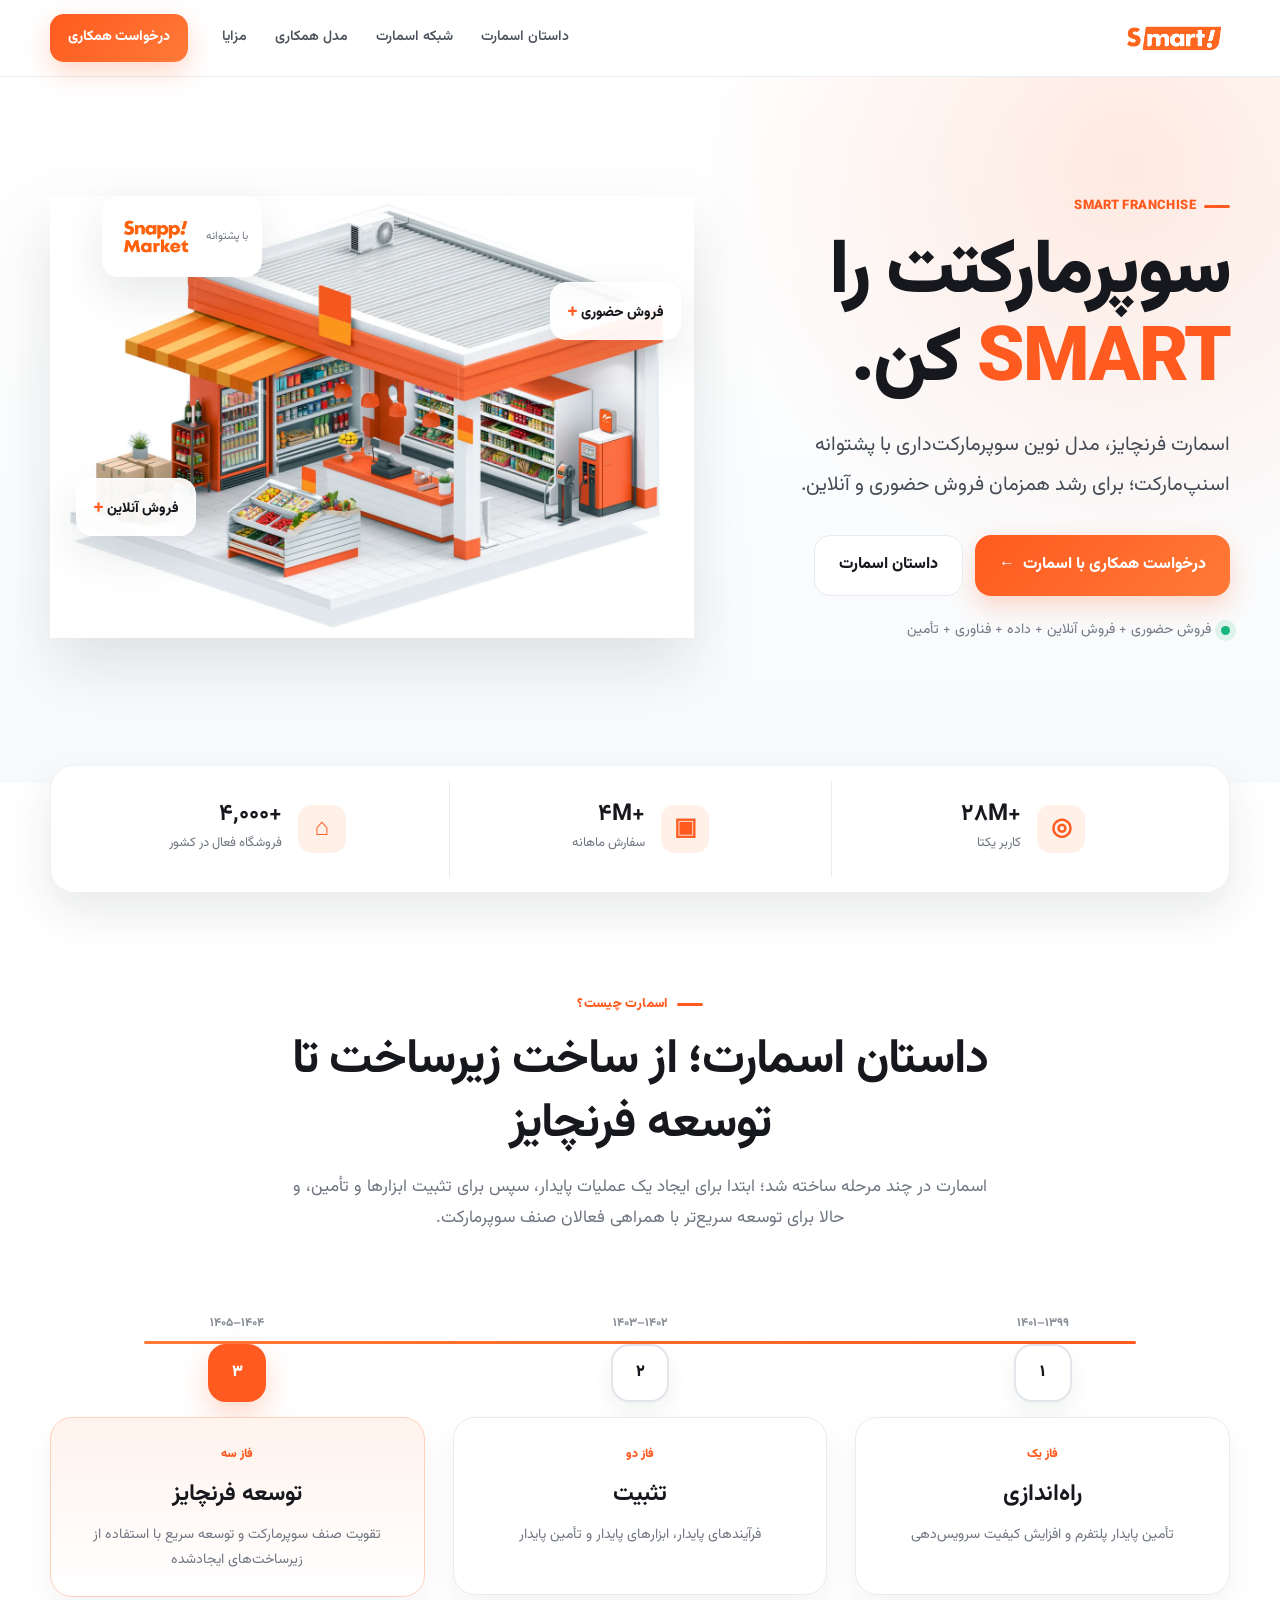
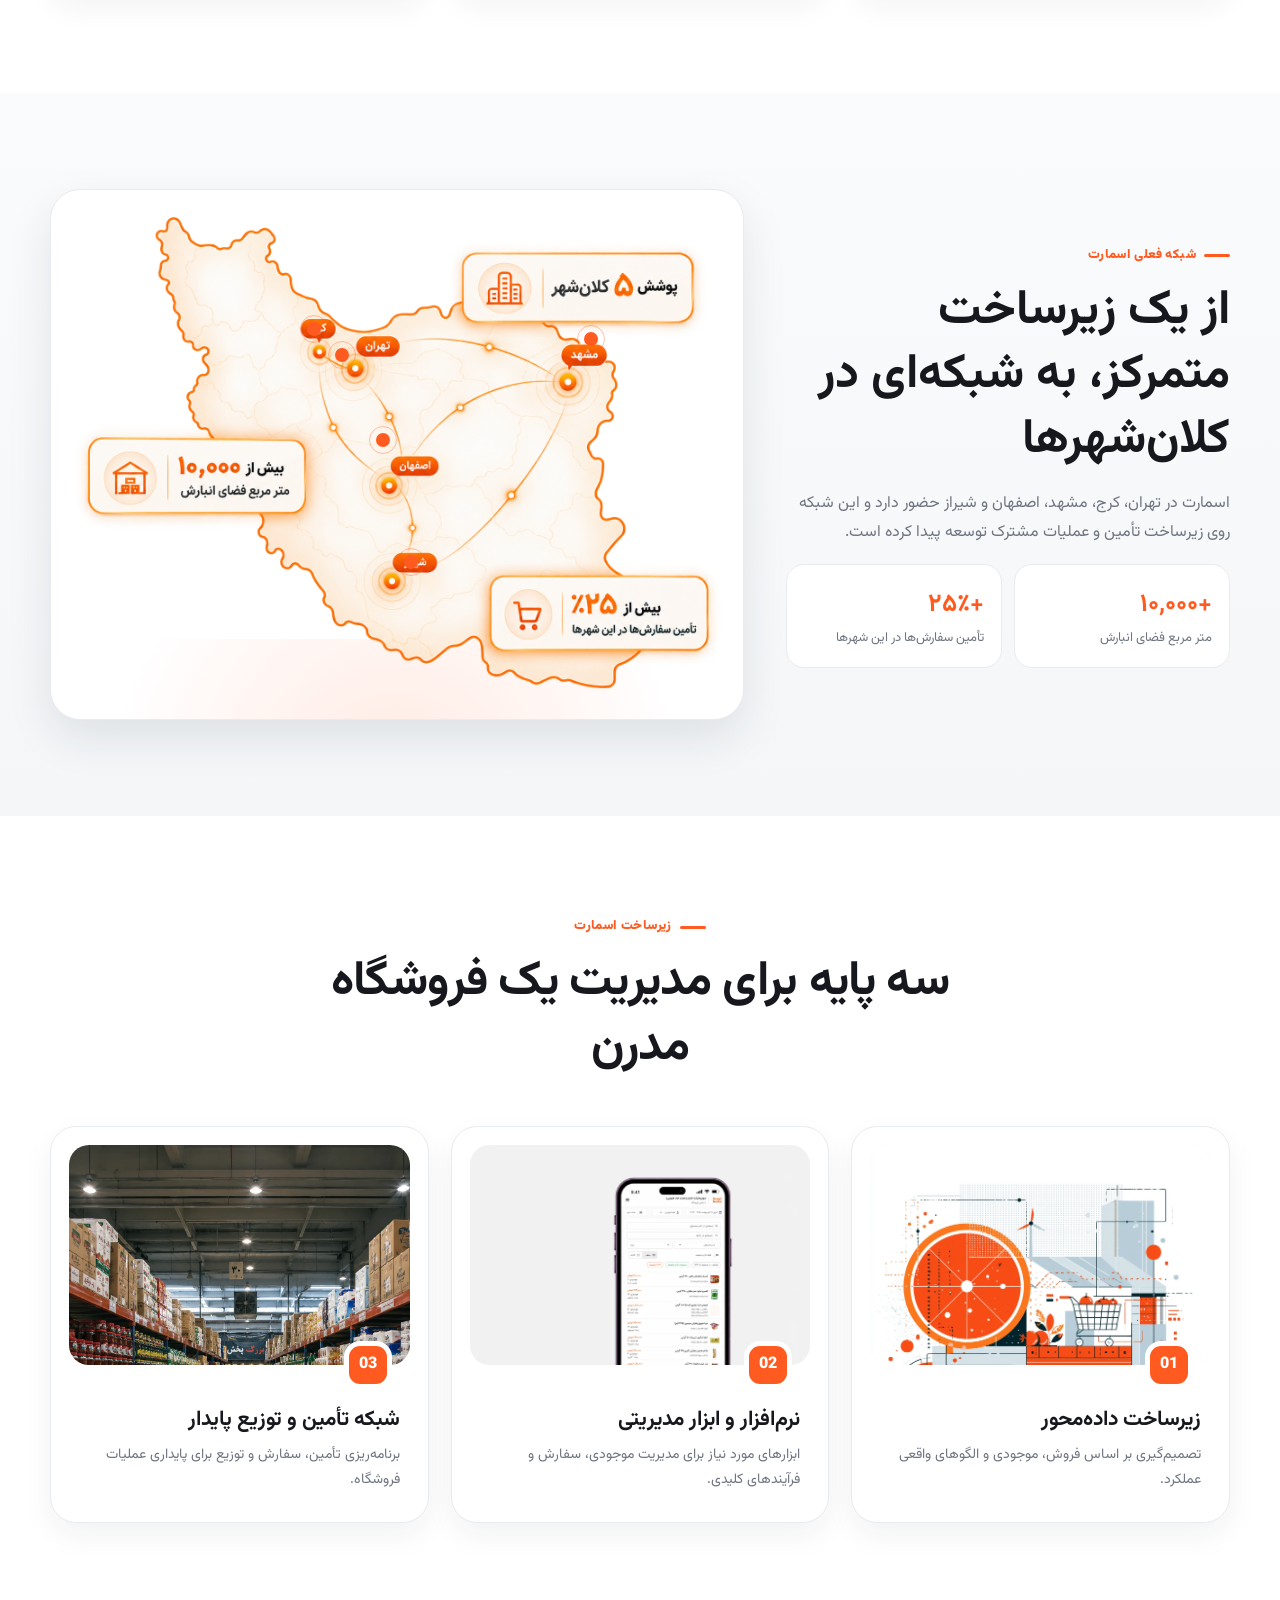
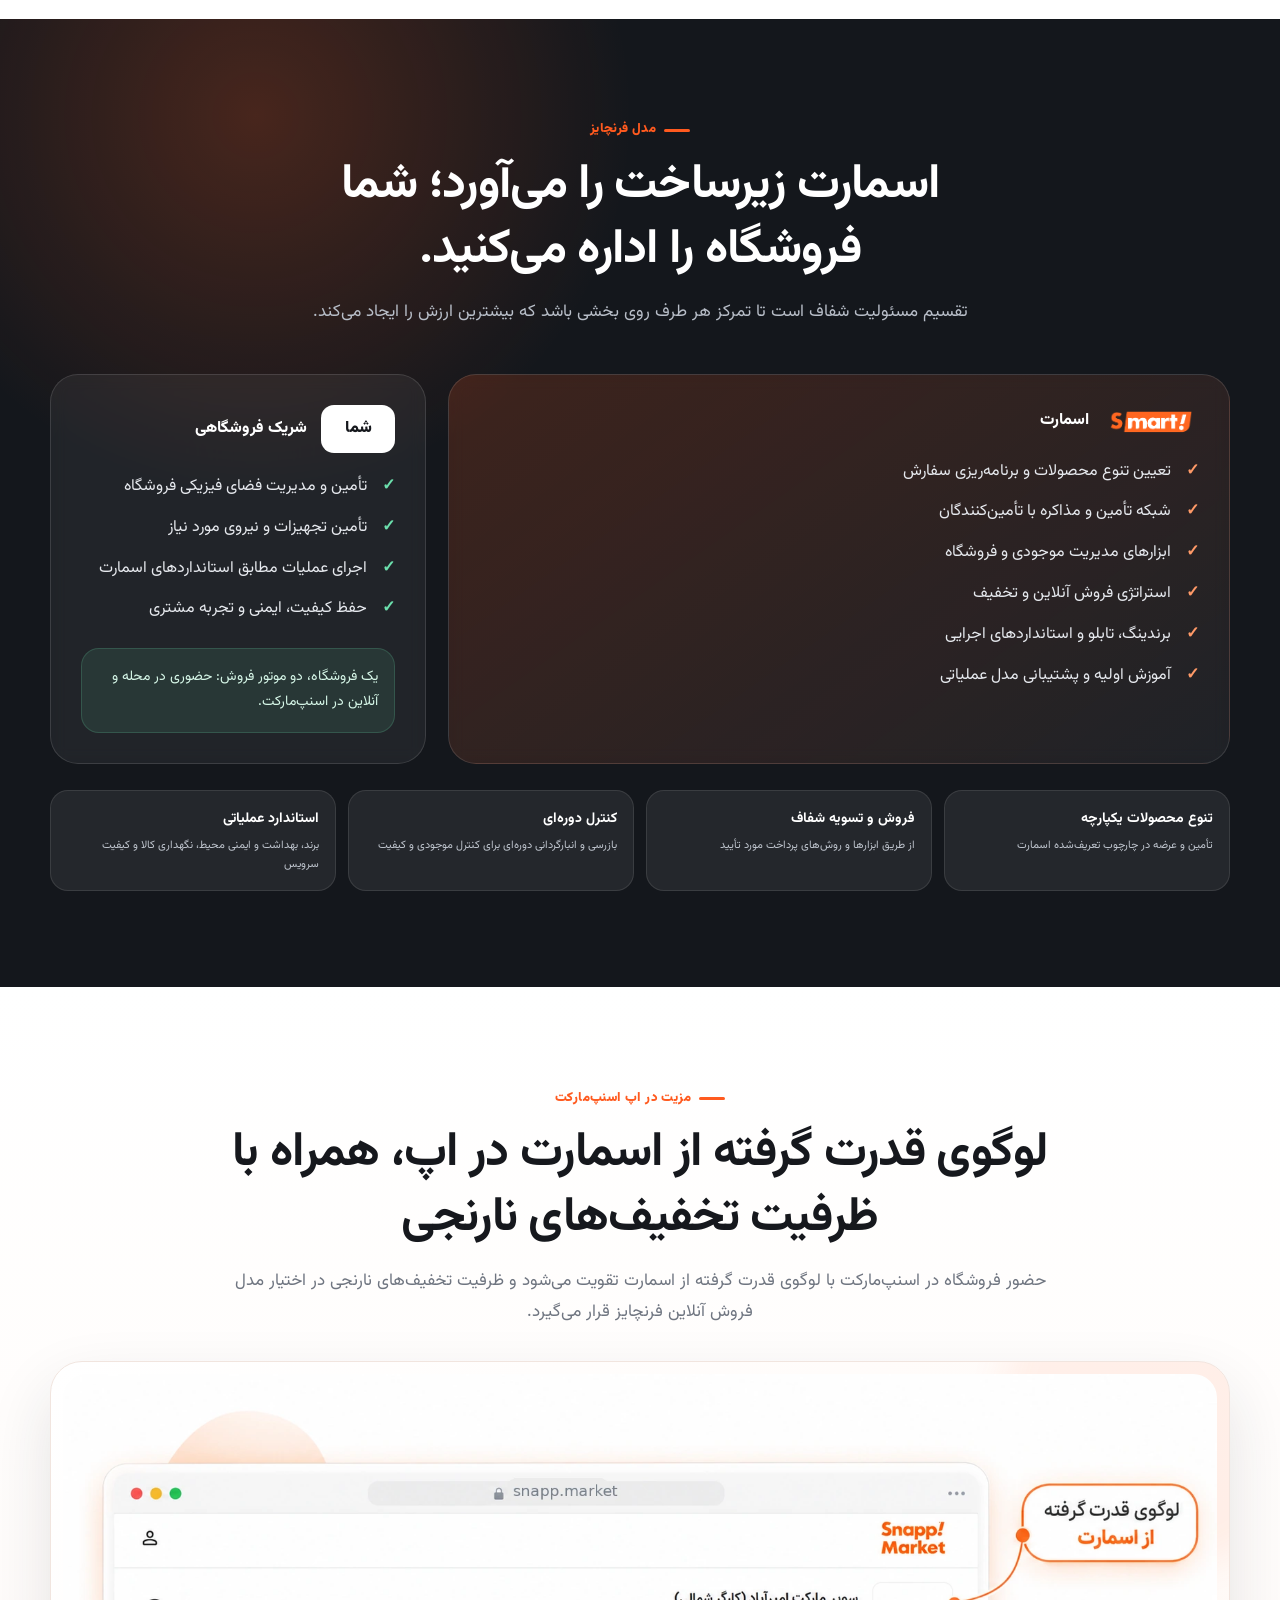
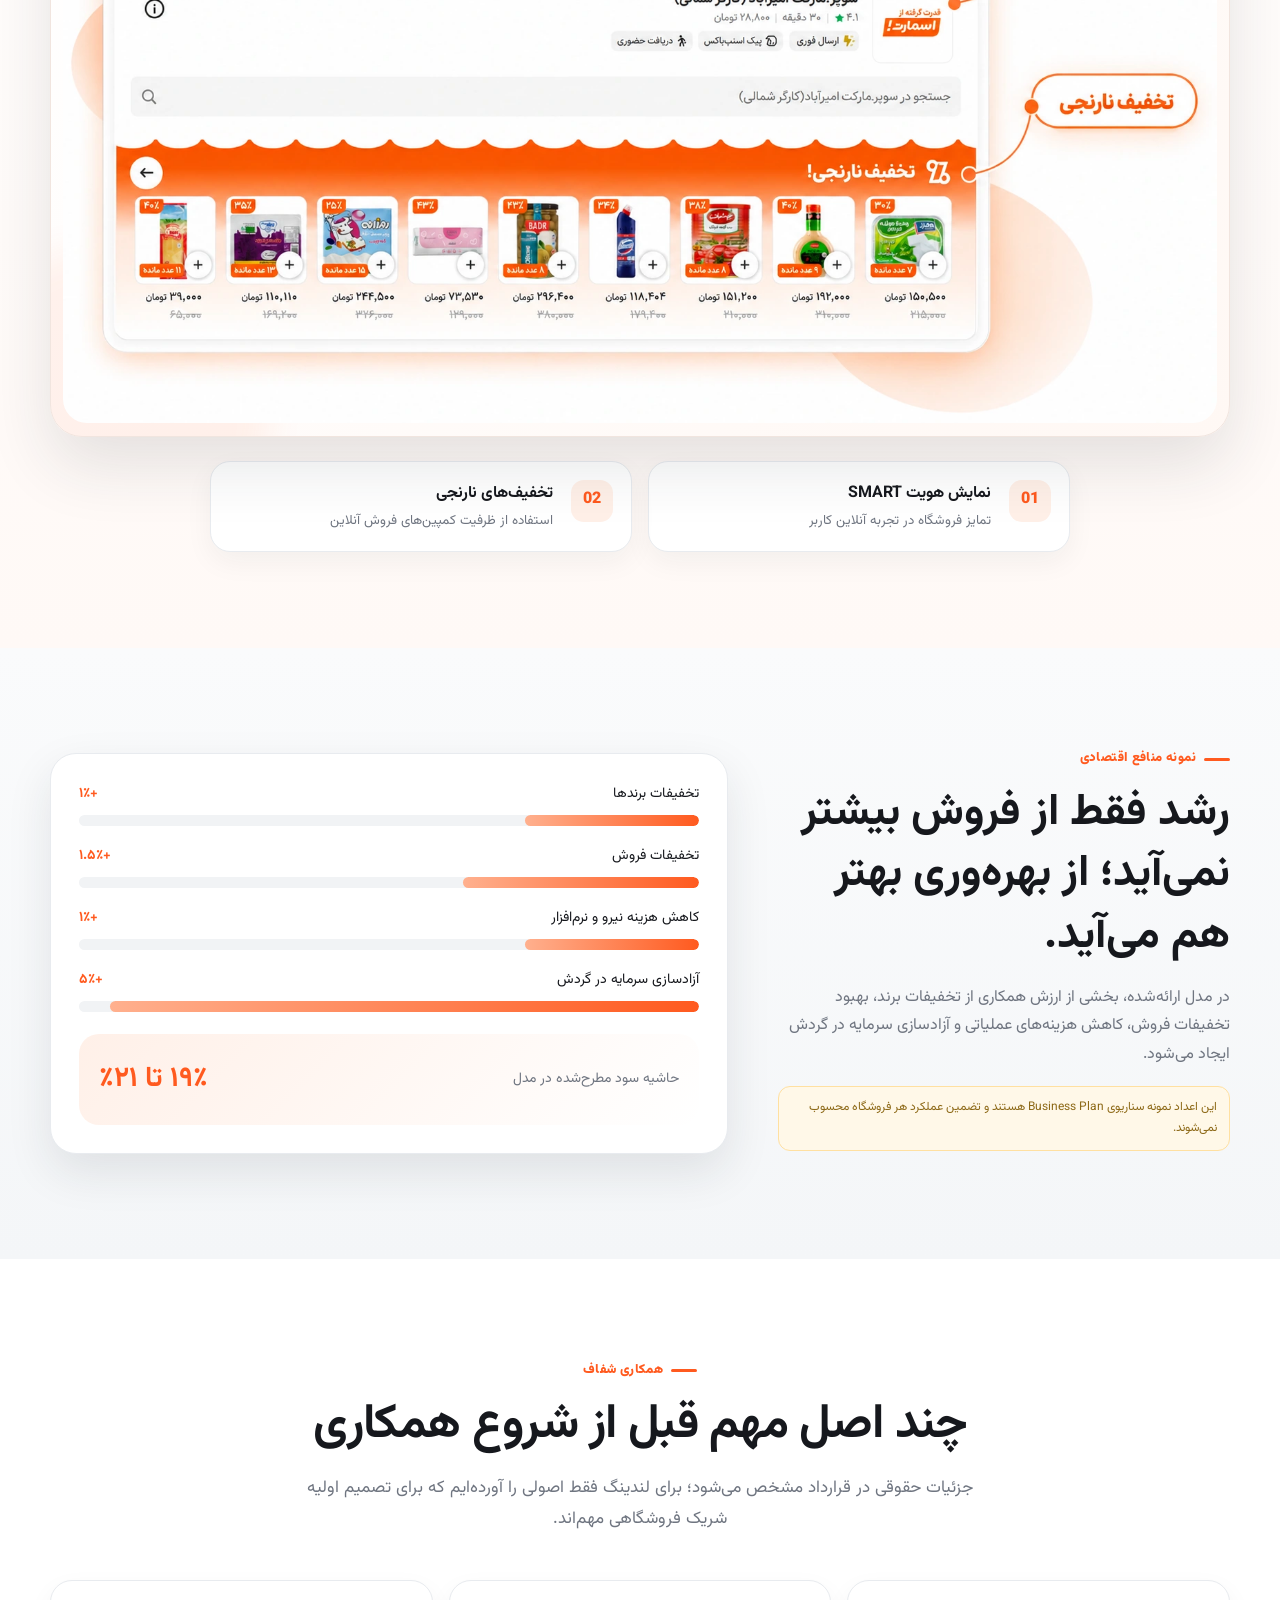
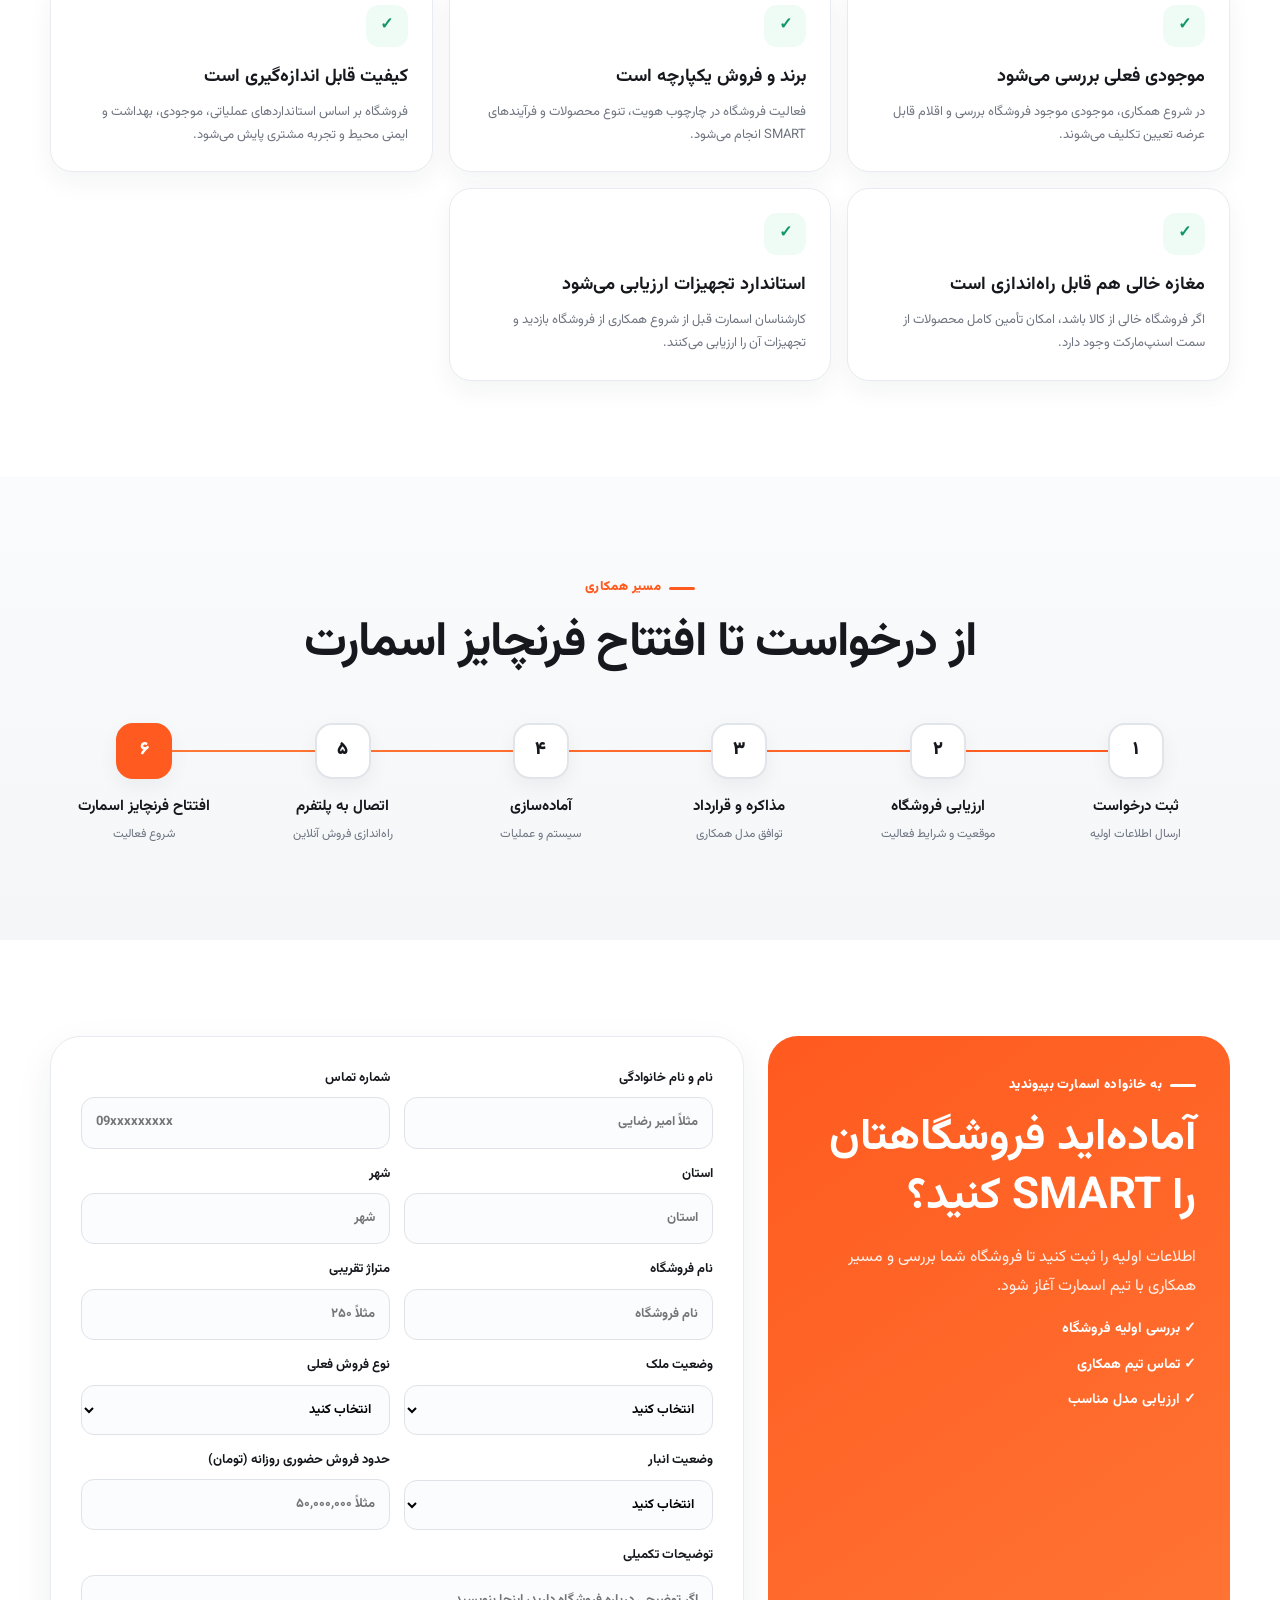
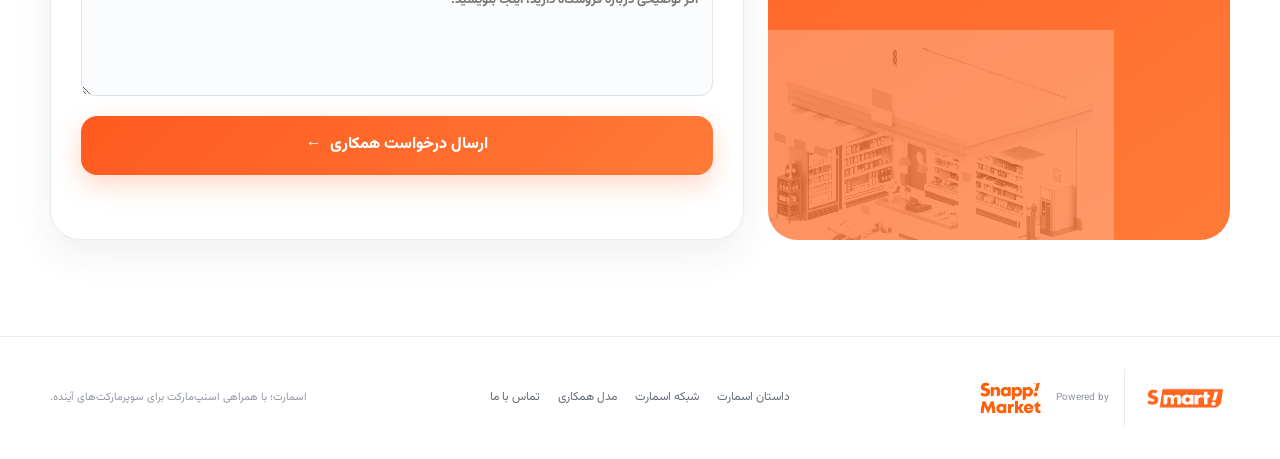
<file: index (3).html>
<!DOCTYPE html>
<html lang="fa" dir="rtl">
<head>
  <meta charset="UTF-8" />
  <meta name="viewport" content="width=device-width, initial-scale=1.0" />
  <meta name="description" content="اسمارت فرنچایز؛ مدل نوین سوپرمارکت‌داری با پشتوانه اسنپ‌مارکت برای رشد همزمان فروش حضوری و آنلاین." />
  <meta name="theme-color" content="#ff5a1f" />
  <title>اسمارت فرنچایز | با پشتوانه اسنپ‌مارکت</title>
  <link rel="icon" href="smart-logo.png" />
  <link rel="preconnect" href="https://fonts.googleapis.com">
  <link rel="preconnect" href="https://fonts.gstatic.com" crossorigin>
  <link href="https://fonts.googleapis.com/css2?family=Vazirmatn:wght@400;500;600;700;800;900&display=swap" rel="stylesheet">
  <link rel="stylesheet" href="style.css" />
</head>
<body>
  <header class="site-header" id="top">
    <div class="container nav-wrap">
      <a href="#top" class="brand" aria-label="اسمارت">
        <img src="smart-logo.png" alt="لوگوی اسمارت" />
      </a>
      <nav class="desktop-nav" aria-label="منوی اصلی">
        <a href="#story">داستان اسمارت</a>
        <a href="#network">شبکه اسمارت</a>
        <a href="#model">مدل همکاری</a>
        <a href="#benefits">مزایا</a>
      </nav>
      <a class="btn btn-primary btn-nav" href="#apply">درخواست همکاری</a>
      <button class="menu-toggle" type="button" aria-label="باز کردن منو" aria-expanded="false">
        <span></span><span></span><span></span>
      </button>
    </div>
    <div class="mobile-menu" aria-hidden="true">
      <a href="#story">داستان اسمارت</a>
      <a href="#network">شبکه اسمارت</a>
      <a href="#model">مدل همکاری</a>
      <a href="#benefits">مزایا</a>
      <a class="btn btn-primary" href="#apply">درخواست همکاری</a>
    </div>
  </header>

  <main>
    <!-- HERO -->
    <section class="hero section-pad">
      <div class="container hero-grid">
        <div class="hero-copy reveal">
          <div class="eyebrow">SMART FRANCHISE</div>
          <h1>سوپرمارکتت را <span>SMART</span> کن.</h1>
          <p class="hero-lead">اسمارت فرنچایز، مدل نوین سوپرمارکت‌داری با پشتوانه اسنپ‌مارکت؛ برای رشد همزمان فروش حضوری و آنلاین.</p>
          <div class="hero-actions">
            <a class="btn btn-primary btn-lg" href="#apply">درخواست همکاری با اسمارت <span>←</span></a>
            <a class="btn btn-ghost btn-lg" href="#story">داستان اسمارت</a>
          </div>
          <div class="hero-note"><span class="dot"></span><span>فروش حضوری + فروش آنلاین + داده + فناوری + تأمین</span></div>
        </div>
        <div class="hero-visual reveal delay-1">
          <div class="hero-glow"></div>
          <img src="smart-store.webp" alt="فروشگاه اسمارت" />
          <div class="hero-badge online">فروش آنلاین <strong>+</strong></div>
          <div class="hero-badge offline">فروش حضوری <strong>+</strong></div>
          <div class="powered-card"><span>با پشتوانه</span><img src="snappmarket-logo.png" alt="Snapp Market" /></div>
        </div>
      </div>
    </section>

    <!-- SNAPP MARKET SCALE -->
    <section class="stats-strip" aria-label="آمار اسنپ‌مارکت">
      <div class="container stats-grid">
        <div class="stat-card reveal"><div class="stat-icon">◎</div><div><strong data-count="28000000" data-format="compact">+۲۸M</strong><span>کاربر یکتا</span></div></div>
        <div class="stat-card reveal delay-1"><div class="stat-icon">▣</div><div><strong data-count="4000000" data-format="compact">+۴M</strong><span>سفارش ماهانه</span></div></div>
        <div class="stat-card reveal delay-2"><div class="stat-icon">⌂</div><div><strong data-count="4000">+۴,۰۰۰</strong><span>فروشگاه فعال در کشور</span></div></div>
      </div>
    </section>

    <!-- STORY -->
    <section class="story section-pad" id="story">
      <div class="container">
        <div class="section-heading centered reveal">
          <div class="eyebrow">اسمارت چیست؟</div>
          <h2>داستان اسمارت؛ از ساخت زیرساخت تا توسعه فرنچایز</h2>
          <p>اسمارت در چند مرحله ساخته شد؛ ابتدا برای ایجاد یک عملیات پایدار، سپس برای تثبیت ابزارها و تأمین، و حالا برای توسعه سریع‌تر با همراهی فعالان صنف سوپرمارکت.</p>
        </div>

        <div class="story-track reveal">
          <div class="story-progress"></div>
          <article class="story-phase phase-1">
            <div class="phase-year">۱۳۹۹–۱۴۰۱</div>
            <div class="phase-dot">۱</div>
            <div class="phase-card">
              <span>فاز یک</span>
              <h3>راه‌اندازی</h3>
              <p>تأمین پایدار پلتفرم و افزایش کیفیت سرویس‌دهی</p>
            </div>
          </article>
          <article class="story-phase phase-2">
            <div class="phase-year">۱۴۰۲–۱۴۰۳</div>
            <div class="phase-dot">۲</div>
            <div class="phase-card">
              <span>فاز دو</span>
              <h3>تثبیت</h3>
              <p>فرآیندهای پایدار، ابزارهای پایدار و تأمین پایدار</p>
            </div>
          </article>
          <article class="story-phase phase-3">
            <div class="phase-year">۱۴۰۴–۱۴۰۵</div>
            <div class="phase-dot active">۳</div>
            <div class="phase-card highlight">
              <span>فاز سه</span>
              <h3>توسعه فرنچایز</h3>
              <p>تقویت صنف سوپرمارکت و توسعه سریع با استفاده از زیرساخت‌های ایجادشده</p>
            </div>
          </article>
        </div>
      </div>
    </section>

    <!-- NETWORK MAP -->
    <section class="network-section section-pad soft-bg" id="network">
      <div class="container network-grid">
        <div class="network-copy reveal">
          <div class="eyebrow">شبکه فعلی اسمارت</div>
          <h2>از یک زیرساخت متمرکز، به شبکه‌ای در کلان‌شهرها</h2>
          <p>اسمارت در تهران، کرج، مشهد، اصفهان و شیراز حضور دارد و این شبکه روی زیرساخت تأمین و عملیات مشترک توسعه پیدا کرده است.</p>
          <div class="footprint-kpis">
            <div><strong>+۱۰,۰۰۰</strong><span>متر مربع فضای انبارش</span></div>
            <div><strong>+۲۵٪</strong><span>تأمین سفارش‌ها در این شهرها</span></div>
          </div>
        </div>
        <div class="iran-map reveal delay-1" aria-label="نقشه شبکه اسمارت در ایران">
          <img src="iran-network-map.png" alt="نقشه ایران و شهرهای شبکه اسمارت" />
          <i class="map-pulse p-tehran"></i>
          <i class="map-pulse p-karaj"></i>
          <i class="map-pulse p-mashhad"></i>
          <i class="map-pulse p-isfahan"></i>
          <i class="map-pulse p-shiraz"></i>
        </div>
      </div>
    </section>

    <!-- INFRASTRUCTURE -->
    <section class="section-pad" id="infrastructure">
      <div class="container">
        <div class="section-heading centered reveal">
          <div class="eyebrow">زیرساخت اسمارت</div>
          <h2>سه پایه برای مدیریت یک فروشگاه مدرن</h2>
        </div>
        <div class="infra-grid">
          <article class="feature-card reveal">
            <div class="feature-image"><img src="data-infra.webp" alt="زیرساخت داده محور" /></div>
            <div class="feature-icon">01</div>
            <h3>زیرساخت داده‌محور</h3>
            <p>تصمیم‌گیری بر اساس فروش، موجودی و الگوهای واقعی عملکرد.</p>
          </article>
          <article class="feature-card reveal delay-1">
            <div class="feature-image"><img src="software.webp" alt="نرم‌افزار اسمارت" /></div>
            <div class="feature-icon">02</div>
            <h3>نرم‌افزار و ابزار مدیریتی</h3>
            <p>ابزارهای مورد نیاز برای مدیریت موجودی، سفارش و فرآیندهای کلیدی.</p>
          </article>
          <article class="feature-card reveal delay-2">
            <div class="feature-image"><img src="supply-network.webp" alt="شبکه تأمین و توزیع" /></div>
            <div class="feature-icon">03</div>
            <h3>شبکه تأمین و توزیع پایدار</h3>
            <p>برنامه‌ریزی تأمین، سفارش و توزیع برای پایداری عملیات فروشگاه.</p>
          </article>
        </div>
      </div>
    </section>

    <!-- FRANCHISE MODEL -->
    <section class="roles section-pad dark-section" id="model">
      <div class="container">
        <div class="section-heading centered light reveal">
          <div class="eyebrow">مدل فرنچایز</div>
          <h2>اسمارت زیرساخت را می‌آورد؛ شما فروشگاه را اداره می‌کنید.</h2>
          <p>تقسیم مسئولیت شفاف است تا تمرکز هر طرف روی بخشی باشد که بیشترین ارزش را ایجاد می‌کند.</p>
        </div>
        <div class="roles-grid">
          <article class="role-panel smart-role reveal">
            <div class="role-head"><img src="smart-logo.png" alt="Smart" /><span>اسمارت</span></div>
            <ul>
              <li>تعیین تنوع محصولات و برنامه‌ریزی سفارش</li>
              <li>شبکه تأمین و مذاکره با تأمین‌کنندگان</li>
              <li>ابزارهای مدیریت موجودی و فروشگاه</li>
              <li>استراتژی فروش آنلاین و تخفیف</li>
              <li>برندینگ، تابلو و استانداردهای اجرایی</li>
              <li>آموزش اولیه و پشتیبانی مدل عملیاتی</li>
            </ul>
          </article>
          <article class="role-panel partner-role reveal delay-1">
            <div class="role-head partner-head"><span class="partner-mark">شما</span><span>شریک فروشگاهی</span></div>
            <ul>
              <li>تأمین و مدیریت فضای فیزیکی فروشگاه</li>
              <li>تأمین تجهیزات و نیروی مورد نیاز</li>
              <li>اجرای عملیات مطابق استانداردهای اسمارت</li>
              <li>حفظ کیفیت، ایمنی و تجربه مشتری</li>
            </ul>
            <div class="partner-callout">یک فروشگاه، دو موتور فروش: حضوری در محله و آنلاین در اسنپ‌مارکت.</div>
          </article>
        </div>

        <div class="contract-strip reveal">
          <div><b>تنوع محصولات یکپارچه</b><span>تأمین و عرضه در چارچوب تعریف‌شده اسمارت</span></div>
          <div><b>فروش و تسویه شفاف</b><span>از طریق ابزارها و روش‌های پرداخت مورد تأیید</span></div>
          <div><b>کنترل دوره‌ای</b><span>بازرسی و انبارگردانی دوره‌ای برای کنترل موجودی و کیفیت</span></div>
          <div><b>استاندارد عملیاتی</b><span>برند، بهداشت و ایمنی محیط، نگهداری کالا و کیفیت سرویس</span></div>
        </div>
      </div>
    </section>

    <!-- SLIDE 15 / APP BENEFIT -->
    <section class="app-benefit section-pad" id="benefits">
      <div class="container">
        <div class="section-heading centered reveal app-benefit-heading">
          <div class="eyebrow">مزیت در اپ اسنپ‌مارکت</div>
          <h2>لوگوی قدرت گرفته از اسمارت در اپ، همراه با ظرفیت تخفیف‌های نارنجی</h2>
          <p>حضور فروشگاه در اسنپ‌مارکت با لوگوی قدرت گرفته از اسمارت تقویت می‌شود و ظرفیت تخفیف‌های نارنجی در اختیار مدل فروش آنلاین فرنچایز قرار می‌گیرد.</p>
        </div>

        <div class="app-showcase-card reveal delay-1">
          <div class="app-showcase-glow glow-a"></div>
          <div class="app-showcase-glow glow-b"></div>
          <div class="app-showcase-shine" aria-hidden="true"></div>
          <img class="app-showcase-image" src="app-preview.webp" alt="تغییر لوگوی فروشگاه در اپ اسنپ‌مارکت و تخفیف‌های نارنجی" />
        </div>

        <div class="app-benefit-list app-benefit-list-wide reveal delay-2">
          <div><span>01</span><b>نمایش هویت SMART</b><small>تمایز فروشگاه در تجربه آنلاین کاربر</small></div>
          <div><span>02</span><b>تخفیف‌های نارنجی</b><small>استفاده از ظرفیت کمپین‌های فروش آنلاین</small></div>
        </div>
      </div>
    </section>

    <!-- ECONOMICS -->
    <section class="section-pad finance-section soft-bg">
      <div class="container finance-grid">
        <div class="finance-copy reveal">
          <div class="eyebrow">نمونه منافع اقتصادی</div>
          <h2>رشد فقط از فروش بیشتر نمی‌آید؛ از بهره‌وری بهتر هم می‌آید.</h2>
          <p>در مدل ارائه‌شده، بخشی از ارزش همکاری از تخفیفات برند، بهبود تخفیفات فروش، کاهش هزینه‌های عملیاتی و آزادسازی سرمایه در گردش ایجاد می‌شود.</p>
          <p class="disclaimer">این اعداد نمونه سناریوی Business Plan هستند و تضمین عملکرد هر فروشگاه محسوب نمی‌شوند.</p>
        </div>
        <div class="finance-card reveal delay-1">
          <div class="bar-item"><div class="bar-label"><span>تخفیفات برندها</span><strong>+۱٪</strong></div><div class="bar"><i style="--w:28%"></i></div></div>
          <div class="bar-item"><div class="bar-label"><span>تخفیفات فروش</span><strong>+۱.۵٪</strong></div><div class="bar"><i style="--w:38%"></i></div></div>
          <div class="bar-item"><div class="bar-label"><span>کاهش هزینه نیرو و نرم‌افزار</span><strong>+۱٪</strong></div><div class="bar"><i style="--w:28%"></i></div></div>
          <div class="bar-item"><div class="bar-label"><span>آزادسازی سرمایه در گردش</span><strong>+۵٪</strong></div><div class="bar"><i style="--w:95%"></i></div></div>
          <div class="margin-highlight"><span>حاشیه سود مطرح‌شده در مدل</span><strong>۱۹٪ تا ۲۱٪</strong></div>
        </div>
      </div>
    </section>

    <!-- PARTNERSHIP CONDITIONS -->
    <section class="section-pad conditions-section" id="conditions">
      <div class="container">
        <div class="section-heading centered reveal">
          <div class="eyebrow">همکاری شفاف</div>
          <h2>چند اصل مهم قبل از شروع همکاری</h2>
          <p>جزئیات حقوقی در قرارداد مشخص می‌شود؛ برای لندینگ فقط اصولی را آورده‌ایم که برای تصمیم اولیه شریک فروشگاهی مهم‌اند.</p>
        </div>
        <div class="principles-grid">
          <article class="principle-card reveal"><span>✓</span><h3>موجودی فعلی بررسی می‌شود</h3><p>در شروع همکاری، موجودی موجود فروشگاه بررسی و اقلام قابل عرضه تعیین تکلیف می‌شوند.</p></article>
          <article class="principle-card reveal delay-1"><span>✓</span><h3>برند و فروش یکپارچه است</h3><p>فعالیت فروشگاه در چارچوب هویت، تنوع محصولات و فرآیندهای SMART انجام می‌شود.</p></article>
          <article class="principle-card reveal delay-2"><span>✓</span><h3>کیفیت قابل اندازه‌گیری است</h3><p>فروشگاه بر اساس استانداردهای عملیاتی، موجودی، بهداشت و ایمنی محیط و تجربه مشتری پایش می‌شود.</p></article>
          <article class="principle-card reveal"><span>✓</span><h3>مغازه خالی هم قابل راه‌اندازی است</h3><p>اگر فروشگاه خالی از کالا باشد، امکان تأمین کامل محصولات از سمت اسنپ‌مارکت وجود دارد.</p></article>
          <article class="principle-card reveal delay-1"><span>✓</span><h3>استاندارد تجهیزات ارزیابی می‌شود</h3><p>کارشناسان اسمارت قبل از شروع همکاری از فروشگاه بازدید و تجهیزات آن را ارزیابی می‌کنند.</p></article>
        </div>
      </div>
    </section>

    <!-- JOURNEY -->
    <section class="journey section-pad soft-bg" id="journey">
      <div class="container">
        <div class="section-heading centered reveal">
          <div class="eyebrow">مسیر همکاری</div>
          <h2>از درخواست تا افتتاح فرنچایز اسمارت</h2>
        </div>
        <div class="timeline">
          <div class="step reveal"><div class="step-no">۱</div><h3>ثبت درخواست</h3><p>ارسال اطلاعات اولیه</p></div>
          <div class="step reveal delay-1"><div class="step-no">۲</div><h3>ارزیابی فروشگاه</h3><p>موقعیت و شرایط فعالیت</p></div>
          <div class="step reveal delay-2"><div class="step-no">۳</div><h3>مذاکره و قرارداد</h3><p>توافق مدل همکاری</p></div>
          <div class="step reveal"><div class="step-no">۴</div><h3>آماده‌سازی</h3><p>سیستم و عملیات</p></div>
          <div class="step reveal delay-1"><div class="step-no">۵</div><h3>اتصال به پلتفرم</h3><p>راه‌اندازی فروش آنلاین</p></div>
          <div class="step reveal delay-2"><div class="step-no active">۶</div><h3>افتتاح فرنچایز اسمارت</h3><p>شروع فعالیت</p></div>
        </div>
      </div>
    </section>


    <!-- APPLY -->
    <section class="apply section-pad" id="apply">
      <div class="container apply-grid">
        <div class="apply-panel reveal">
          <div class="eyebrow light-eyebrow">به خانواده اسمارت بپیوندید</div>
          <h2>آماده‌اید فروشگاهتان را SMART کنید؟</h2>
          <p>اطلاعات اولیه را ثبت کنید تا فروشگاه شما بررسی و مسیر همکاری با تیم اسمارت آغاز شود.</p>
          <div class="apply-points"><span>✓ بررسی اولیه فروشگاه</span><span>✓ تماس تیم همکاری</span><span>✓ ارزیابی مدل مناسب</span></div>
          <img src="smart-store.webp" alt="Smart Store" />
        </div>
        <form class="lead-form reveal delay-1" id="leadForm" novalidate>
          <div class="form-row">
            <label>نام و نام خانوادگی<input type="text" name="fullName" required placeholder="مثلاً امیر رضایی" /></label>
            <label>شماره تماس<input type="tel" name="phone" required inputmode="numeric" placeholder="09xxxxxxxxx" /></label>
          </div>
          <div class="form-row">
            <label>استان<input type="text" name="province" required placeholder="استان" /></label>
            <label>شهر<input type="text" name="city" required placeholder="شهر" /></label>
          </div>
          <div class="form-row">
            <label>نام فروشگاه<input type="text" name="storeName" placeholder="نام فروشگاه" /></label>
            <label>متراژ تقریبی<input type="number" name="area" min="1" placeholder="مثلاً ۲۵۰" /></label>
          </div>
          <div class="form-row">
            <label>وضعیت ملک<select name="property"><option value="">انتخاب کنید</option><option>مالک</option><option>مستأجر</option></select></label>
            <label>نوع فروش فعلی<select name="salesType"><option value="">انتخاب کنید</option><option>فقط حضوری</option><option>حضوری و آنلاین</option></select></label>
          </div>
          <div class="form-row">
            <label>وضعیت انبار<select name="warehouse"><option value="">انتخاب کنید</option><option>دارد</option><option>ندارد</option></select></label>
            <label>حدود فروش حضوری روزانه (تومان)<input type="text" name="dailySales" inputmode="numeric" placeholder="مثلاً ۵۰,۰۰۰,۰۰۰" /></label>
          </div>
          <label>توضیحات تکمیلی<textarea name="notes" rows="4" placeholder="اگر توضیحی درباره فروشگاه دارید، اینجا بنویسید."></textarea></label>
          <button class="btn btn-primary btn-lg full" type="submit">ارسال درخواست همکاری <span>←</span></button>
          <p class="form-status" id="formStatus" role="status" aria-live="polite"></p>
        </form>
      </div>
    </section>
  </main>

  <footer class="site-footer">
    <div class="container footer-grid">
      <div class="footer-brand"><img src="smart-logo.png" alt="Smart" /><div class="powered-footer"><span>Powered by</span><img src="snappmarket-logo.png" alt="Snapp Market" /></div></div>
      <div class="footer-links"><a href="#story">داستان اسمارت</a><a href="#network">شبکه اسمارت</a><a href="#model">مدل همکاری</a><a href="#apply">تماس با ما</a></div>
      <div class="footer-copy">اسمارت؛ با همراهی اسنپ‌مارکت برای سوپرمارکت‌های آینده.</div>
    </div>
  </footer>

  <script src="script.js"></script>
</body>
</html>
</file>
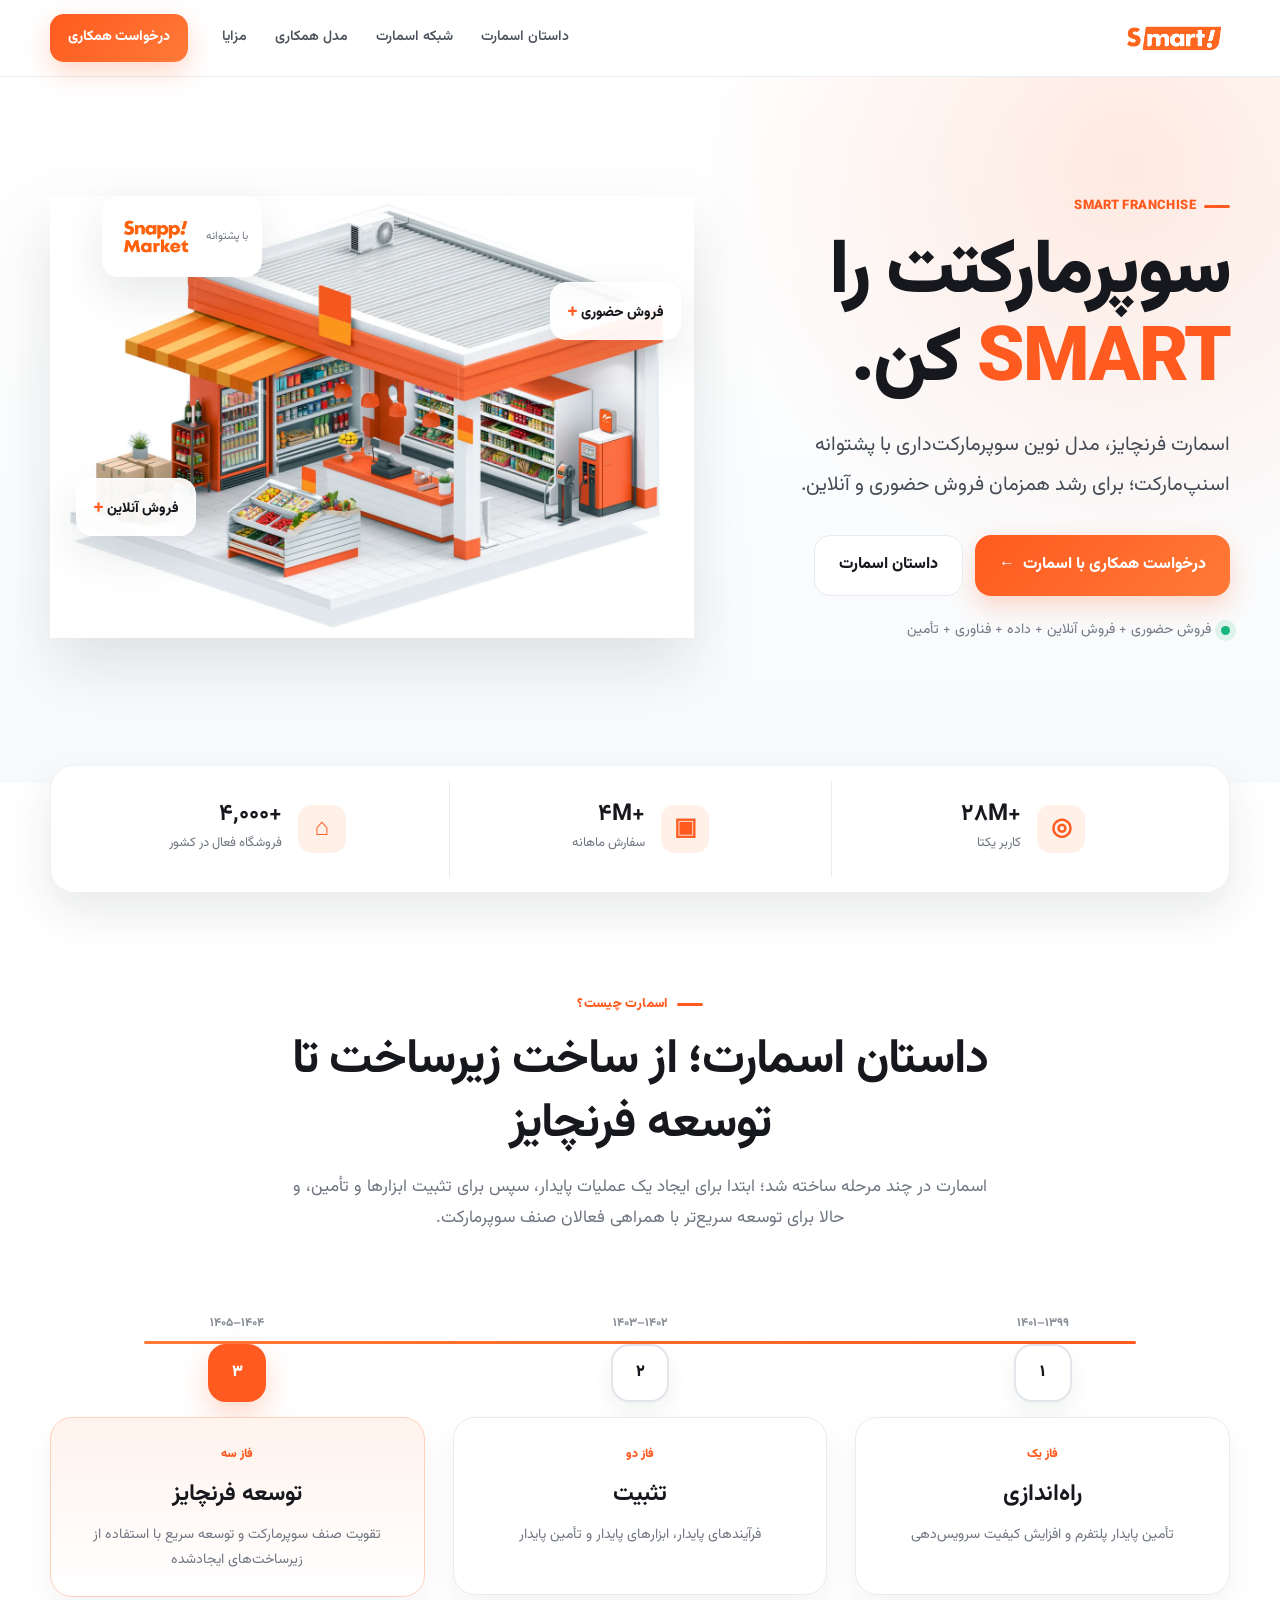
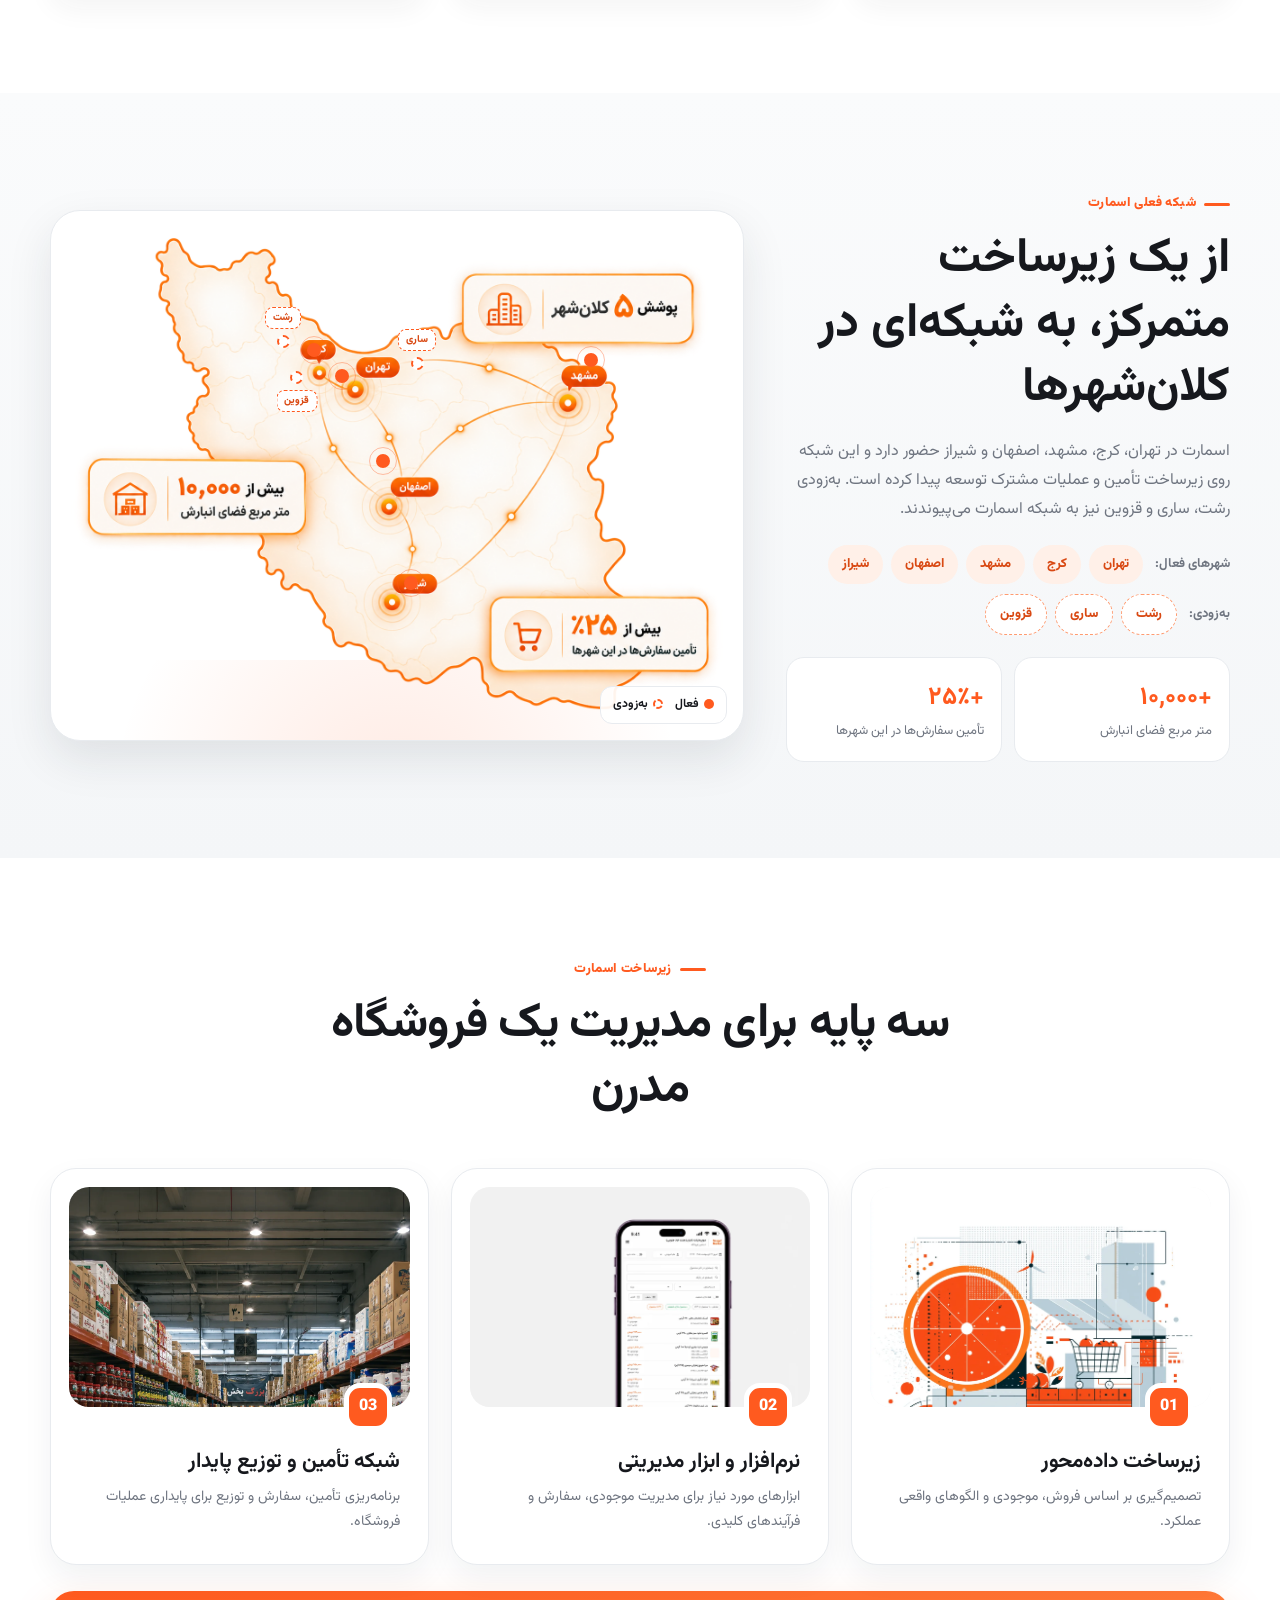
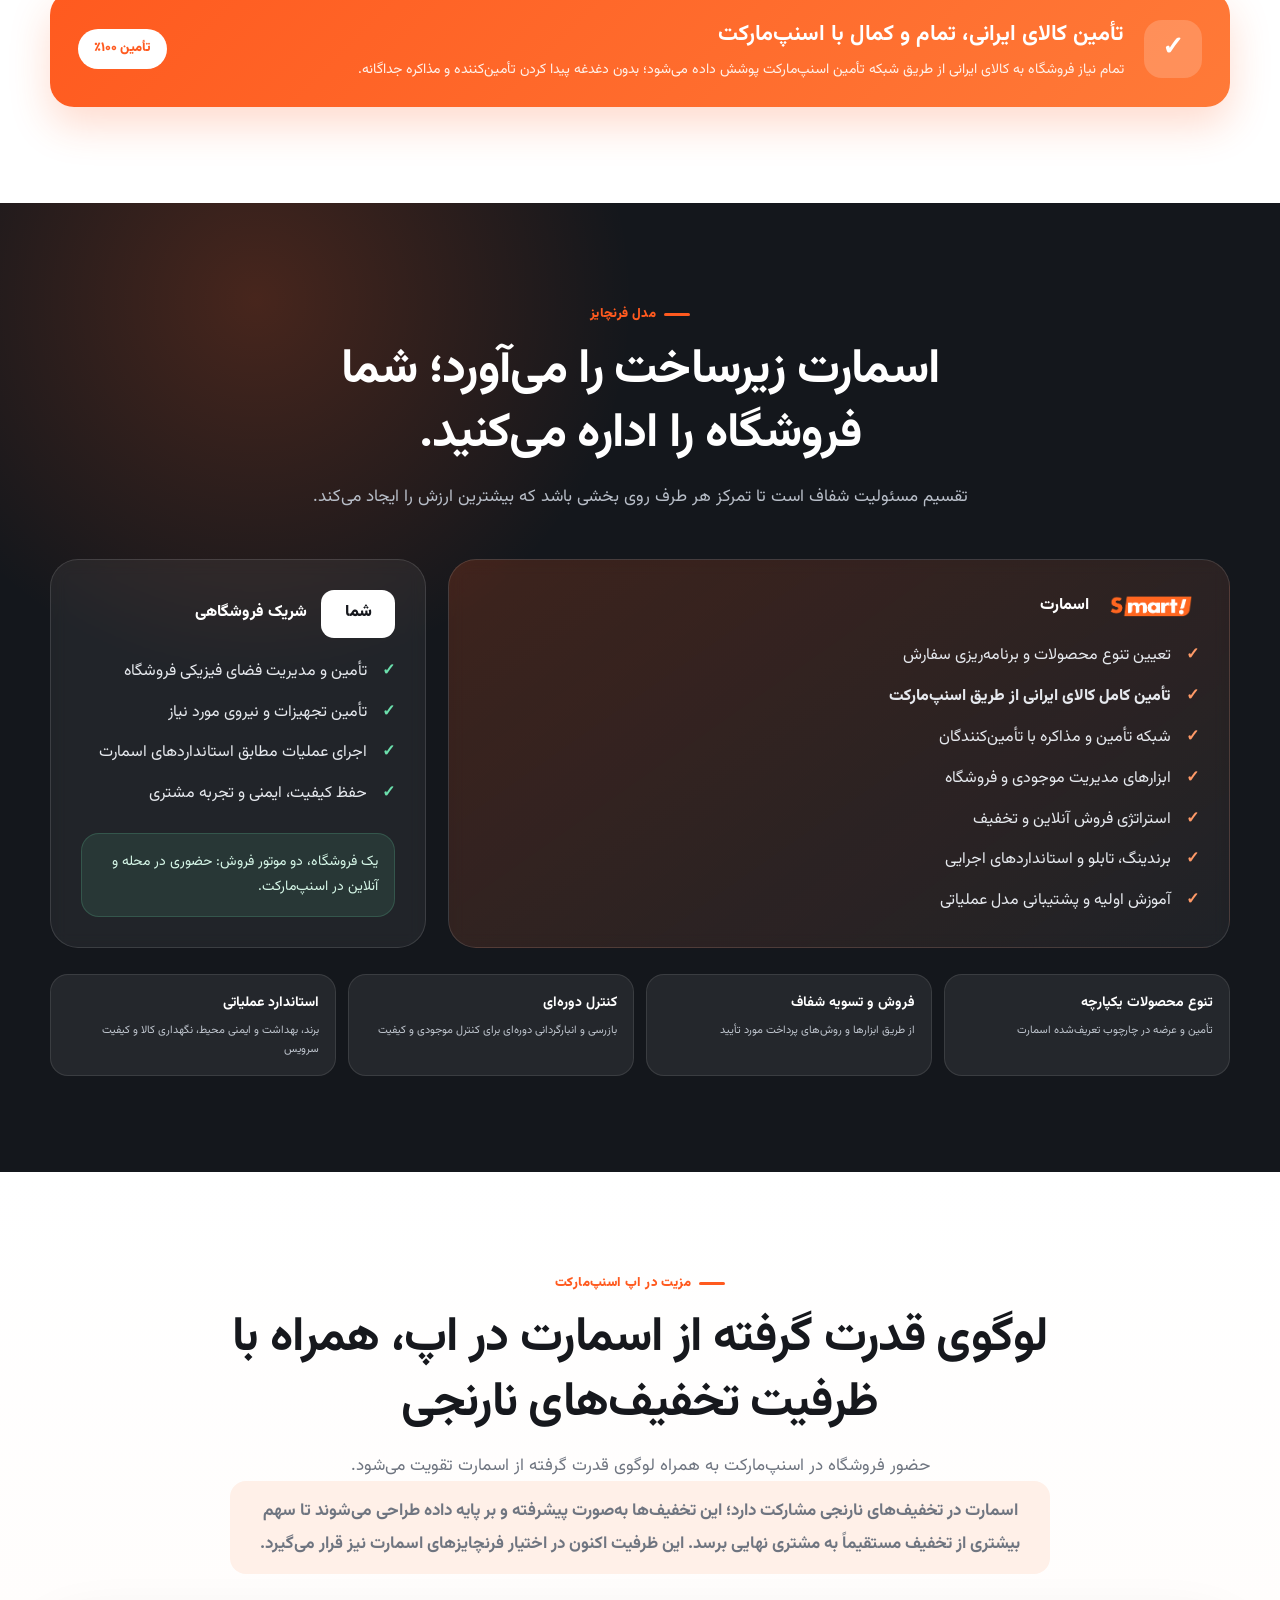
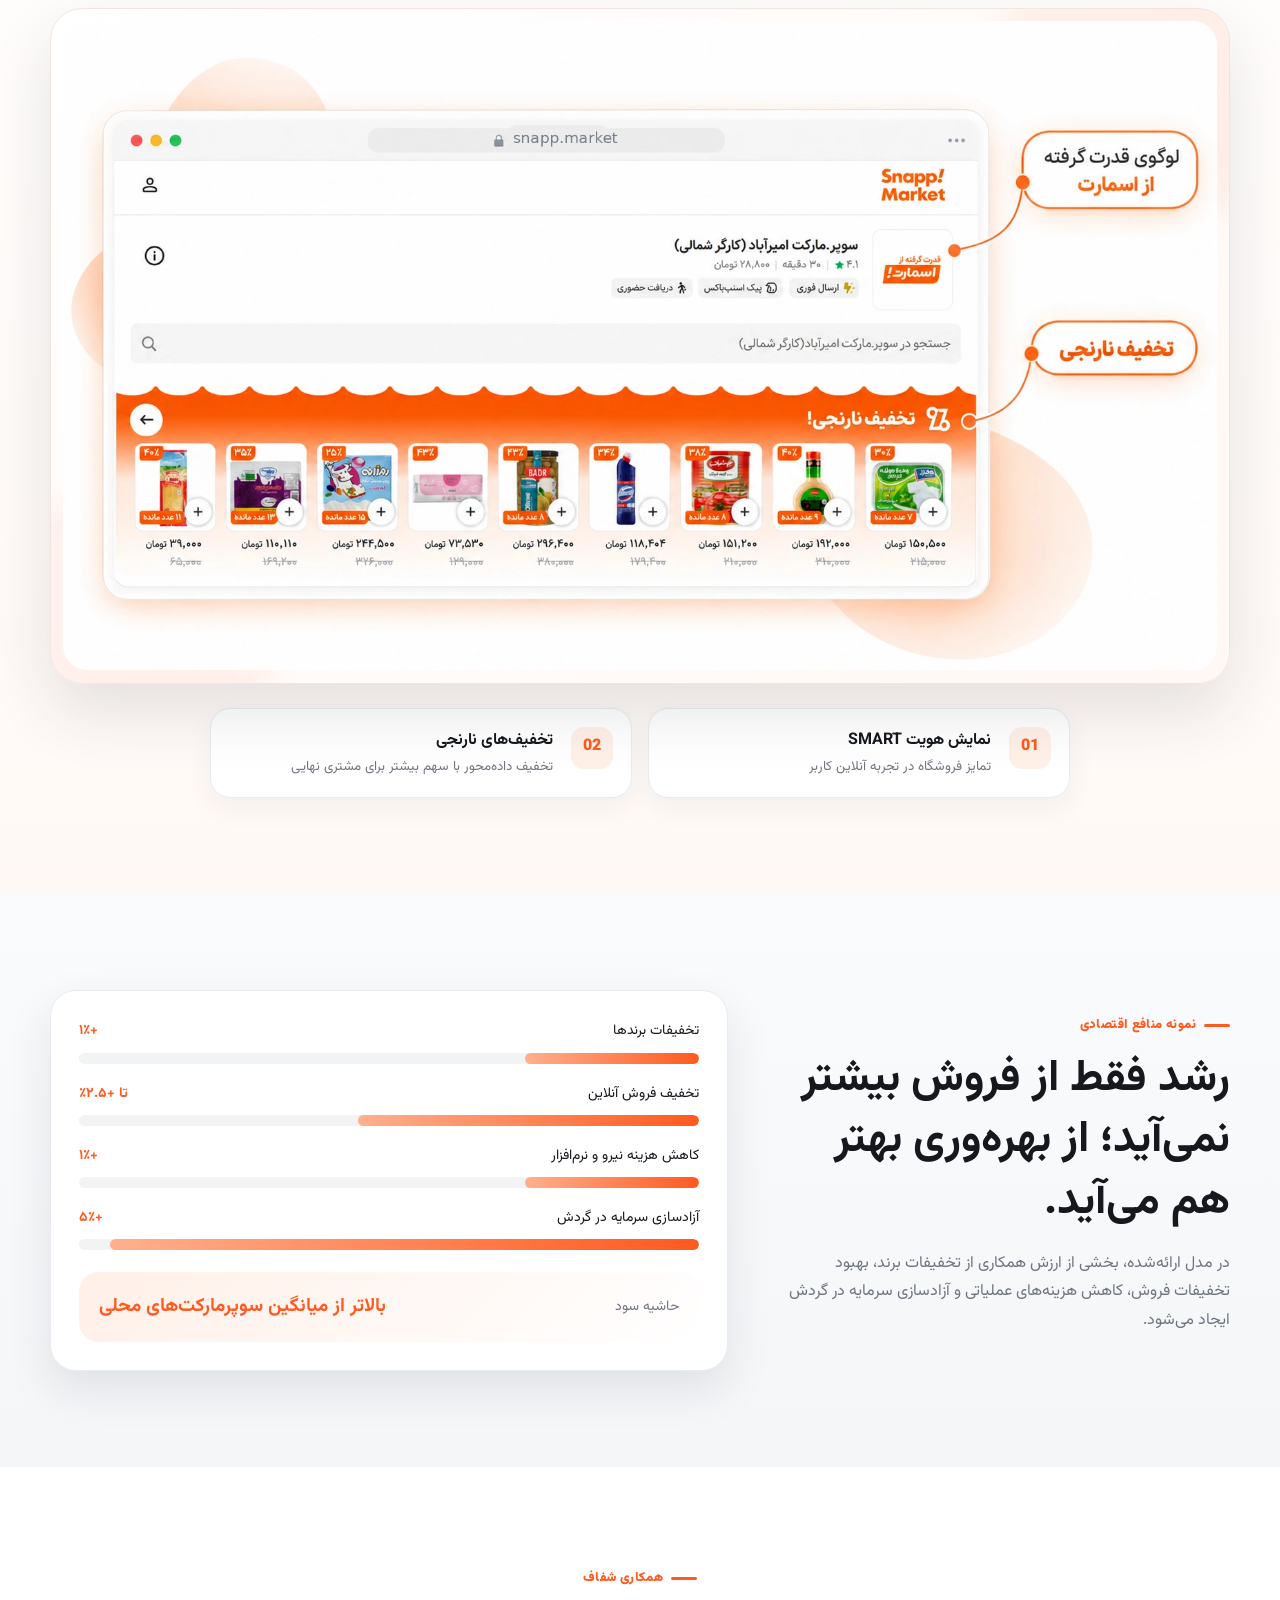
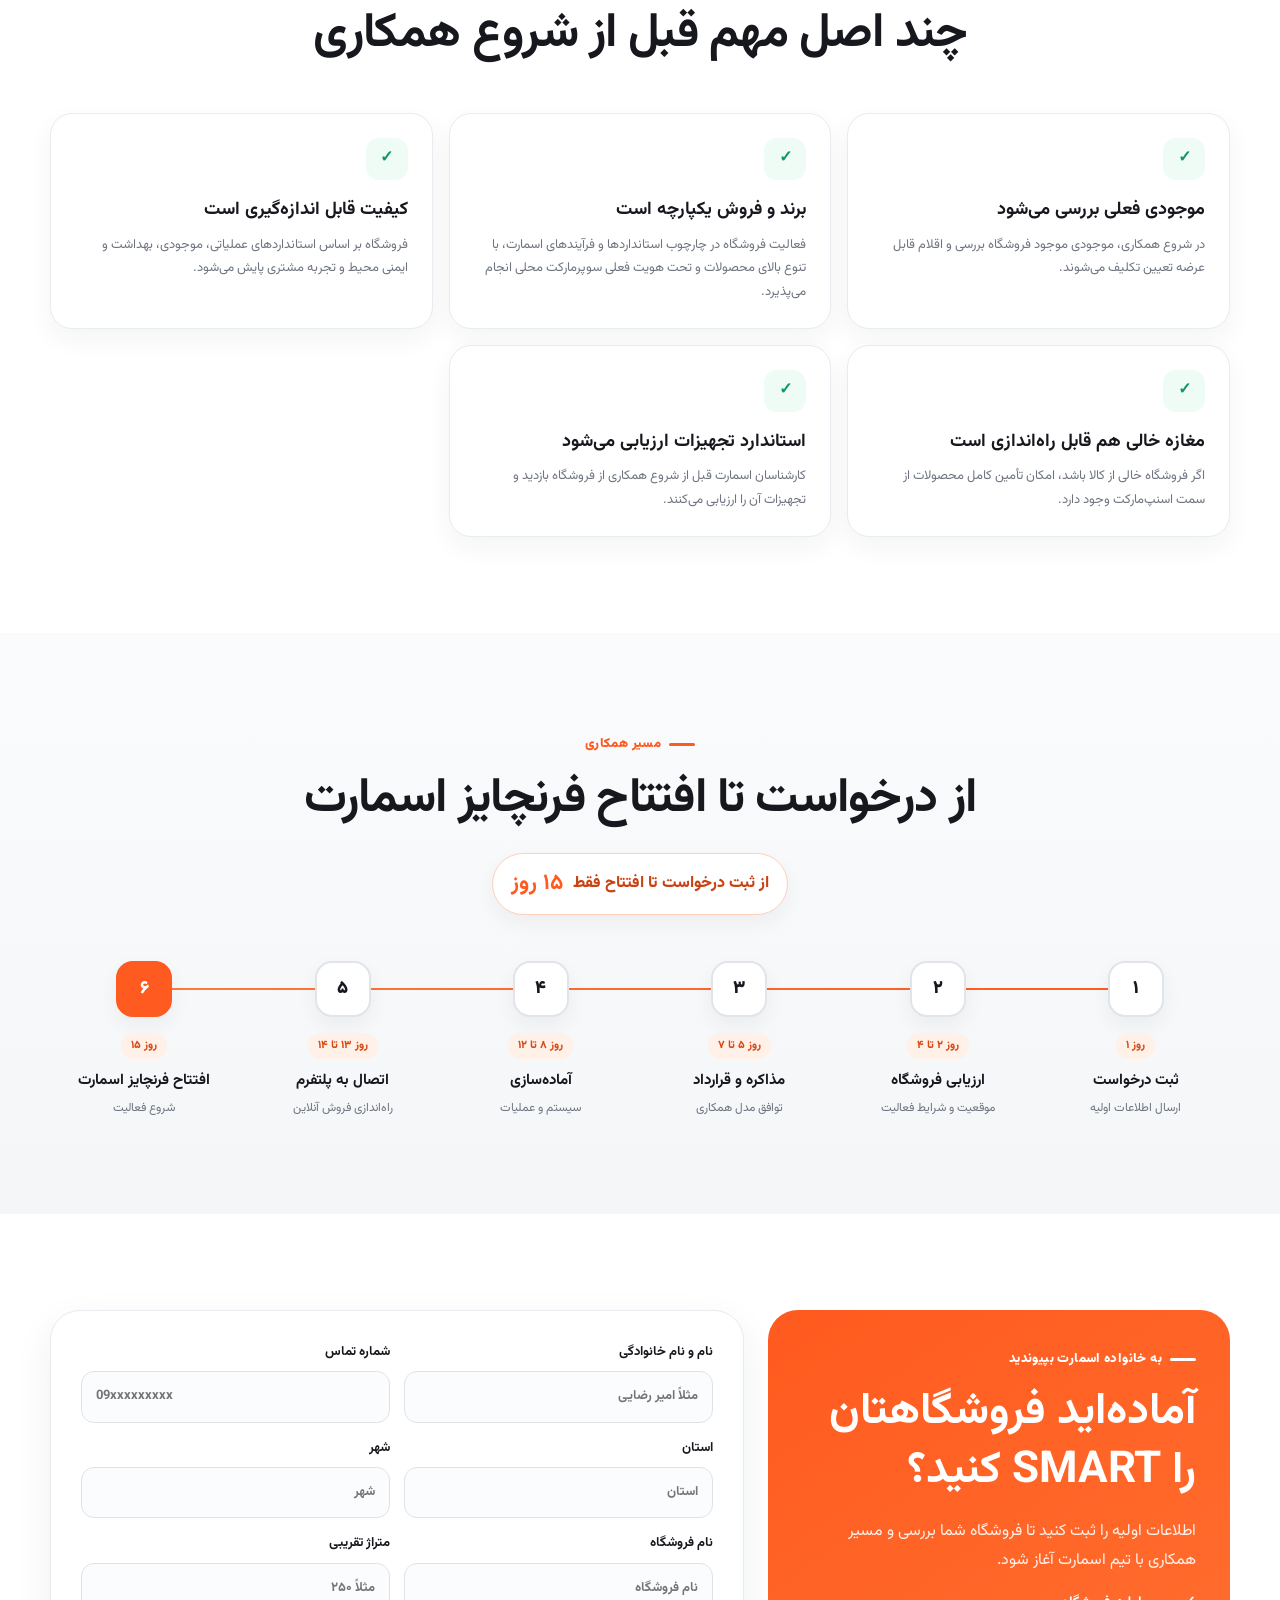
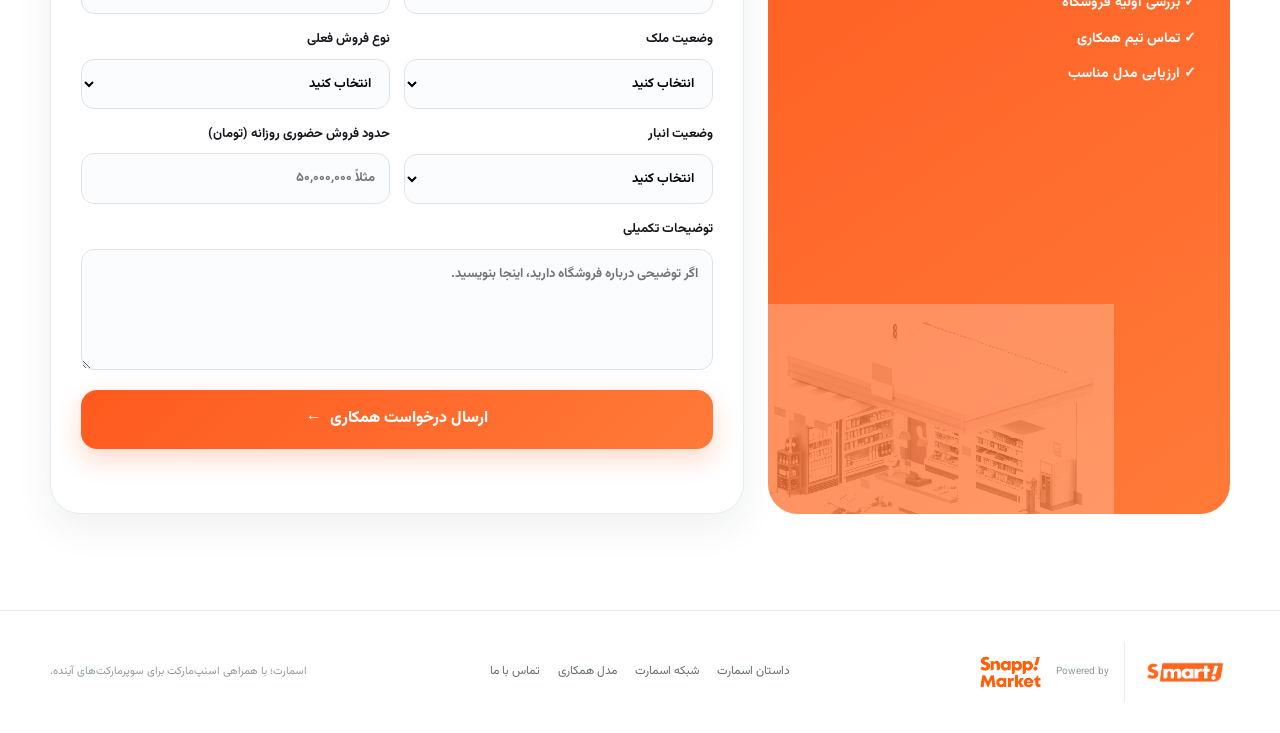
<file: index (6).html>
<!DOCTYPE html>
<html lang="fa" dir="rtl">
<head>
  <meta charset="UTF-8" />
  <meta name="viewport" content="width=device-width, initial-scale=1.0" />
  <meta name="description" content="اسمارت فرنچایز؛ مدل نوین سوپرمارکت‌داری با پشتوانه اسنپ‌مارکت برای رشد همزمان فروش حضوری و آنلاین." />
  <meta name="theme-color" content="#ff5a1f" />
  <title>اسمارت فرنچایز | با پشتوانه اسنپ‌مارکت</title>
  <link rel="icon" href="smart-logo.png" />
  <link rel="preconnect" href="https://fonts.googleapis.com">
  <link rel="preconnect" href="https://fonts.gstatic.com" crossorigin>
  <link href="https://fonts.googleapis.com/css2?family=Vazirmatn:wght@400;500;600;700;800;900&display=swap" rel="stylesheet">
  <link rel="stylesheet" href="style.css" />
  <style>
    html,body{overflow-x:clip}
    /* --- Update: upcoming cities --- */
    .city-groups{display:grid;gap:10px;margin:20px 0 22px}
    .city-groups .city-list{margin:0;align-items:center}
    .city-groups .city-label{background:none!important;padding:0 0 0 4px!important;color:var(--muted)!important;font-weight:700!important}
    .city-list span.soon{background:#fff;border:1px dashed #ff9b70;color:#d94913}
    .map-pulse.soon{background:#fff;border:2px dashed var(--orange);box-shadow:none;animation:none;width:13px;height:13px}
    .map-pulse.soon:after{display:none}
    .p-rasht{left:32.6%;top:23.6%}.p-sari{left:52%;top:27.6%}.p-qazvin{left:34.6%;top:30.4%}
    .map-pulse.soon:before{content:attr(data-name);position:absolute;bottom:17px;left:50%;transform:translateX(-50%);white-space:nowrap;background:#fff;border:1px dashed var(--orange);color:#d94913;border-radius:8px;padding:1px 7px;font-size:10px;font-weight:800;font-style:normal}
    .map-pulse.p-qazvin:before{bottom:auto;top:17px}
    .map-legend{position:absolute;z-index:3;bottom:16px;right:16px;display:flex;gap:12px;background:rgba(255,255,255,.92);border:1px solid var(--line);border-radius:12px;padding:7px 12px;font-size:12px;font-weight:700}
    .map-legend i{display:inline-block;width:10px;height:10px;border-radius:50%;background:var(--orange);margin-left:5px;vertical-align:middle}
    .map-legend i.soon{background:#fff;border:2px dashed var(--orange)}
    /* --- Update: Iranian goods supply banner --- */
    .supply-banner{margin-top:26px;display:flex;align-items:center;gap:20px;padding:24px 28px;border-radius:24px;background:linear-gradient(135deg,#ff5a1f,#ff7a38);color:#fff;box-shadow:0 18px 40px rgba(255,90,31,.22)}
    .supply-banner .sb-icon{flex:0 0 58px;height:58px;border-radius:18px;background:rgba(255,255,255,.18);display:grid;place-items:center;font-size:26px;font-weight:900}
    .supply-banner h3{margin:0 0 4px;font-size:22px}
    .supply-banner p{margin:0;color:#fff1ea;font-size:14px}
    .supply-banner .sb-tag{margin-right:auto;white-space:nowrap;background:#fff;color:var(--orange);border-radius:999px;padding:8px 16px;font-weight:900;font-size:13px}
    .role-panel li.key-item{font-weight:800}
    /* --- Update: orange discounts note --- */
    .orange-note{max-width:820px;margin:14px auto 0;padding:14px 18px;border-radius:16px;background:var(--orange-soft);color:#b8400f;font-weight:700;font-size:15px;line-height:1.9}
    /* --- Update: margin highlight as text --- */
    .margin-highlight.text-only strong{font-size:19px;line-height:1.6;text-align:left}
    /* --- Update: timeline with SLA --- */
    .sla-badge{display:inline-flex;align-items:center;gap:10px;margin-top:6px;padding:10px 18px;border-radius:999px;background:#fff;border:1px solid #ffd0bc;box-shadow:0 8px 20px rgba(28,35,47,.05);font-weight:800;color:#c84213}
    .sla-badge b{font-size:22px;color:var(--orange)}
    .step-day{display:inline-block;margin-bottom:8px;padding:3px 10px;border-radius:999px;background:var(--orange-soft);color:#d94913;font-size:11px;font-weight:800}
    @media (max-width:640px){.supply-banner{flex-direction:column;text-align:center;padding:22px}.supply-banner .sb-tag{margin:0}.map-legend{bottom:10px;right:10px;font-size:11px}.margin-highlight.text-only{flex-direction:column;align-items:flex-start}.margin-highlight.text-only strong{text-align:right}}
  </style>
</head>
<body>
  <header class="site-header" id="top">
    <div class="container nav-wrap">
      <a href="#top" class="brand" aria-label="اسمارت">
        <img src="smart-logo.png" alt="لوگوی اسمارت" />
      </a>
      <nav class="desktop-nav" aria-label="منوی اصلی">
        <a href="#story">داستان اسمارت</a>
        <a href="#network">شبکه اسمارت</a>
        <a href="#model">مدل همکاری</a>
        <a href="#benefits">مزایا</a>
      </nav>
      <a class="btn btn-primary btn-nav" href="#apply">درخواست همکاری</a>
      <button class="menu-toggle" type="button" aria-label="باز کردن منو" aria-expanded="false">
        <span></span><span></span><span></span>
      </button>
    </div>
    <div class="mobile-menu" aria-hidden="true">
      <a href="#story">داستان اسمارت</a>
      <a href="#network">شبکه اسمارت</a>
      <a href="#model">مدل همکاری</a>
      <a href="#benefits">مزایا</a>
      <a class="btn btn-primary" href="#apply">درخواست همکاری</a>
    </div>
  </header>

  <main>
    <!-- HERO -->
    <section class="hero section-pad">
      <div class="container hero-grid">
        <div class="hero-copy reveal">
          <div class="eyebrow">SMART FRANCHISE</div>
          <h1>سوپرمارکتت را <span>SMART</span> کن.</h1>
          <p class="hero-lead">اسمارت فرنچایز، مدل نوین سوپرمارکت‌داری با پشتوانه اسنپ‌مارکت؛ برای رشد همزمان فروش حضوری و آنلاین.</p>
          <div class="hero-actions">
            <a class="btn btn-primary btn-lg" href="#apply">درخواست همکاری با اسمارت <span>←</span></a>
            <a class="btn btn-ghost btn-lg" href="#story">داستان اسمارت</a>
          </div>
          <div class="hero-note"><span class="dot"></span><span>فروش حضوری + فروش آنلاین + داده + فناوری + تأمین</span></div>
        </div>
        <div class="hero-visual reveal delay-1">
          <div class="hero-glow"></div>
          <img src="smart-store.webp" alt="فروشگاه اسمارت" />
          <div class="hero-badge online">فروش آنلاین <strong>+</strong></div>
          <div class="hero-badge offline">فروش حضوری <strong>+</strong></div>
          <div class="powered-card"><span>با پشتوانه</span><img src="snappmarket-logo.png" alt="Snapp Market" /></div>
        </div>
      </div>
    </section>

    <!-- SNAPP MARKET SCALE -->
    <section class="stats-strip" aria-label="آمار اسنپ‌مارکت">
      <div class="container stats-grid">
        <div class="stat-card reveal"><div class="stat-icon">◎</div><div><strong data-count="28000000" data-format="compact">+۲۸M</strong><span>کاربر یکتا</span></div></div>
        <div class="stat-card reveal delay-1"><div class="stat-icon">▣</div><div><strong data-count="4000000" data-format="compact">+۴M</strong><span>سفارش ماهانه</span></div></div>
        <div class="stat-card reveal delay-2"><div class="stat-icon">⌂</div><div><strong data-count="4000">+۴,۰۰۰</strong><span>فروشگاه فعال در کشور</span></div></div>
      </div>
    </section>

    <!-- STORY -->
    <section class="story section-pad" id="story">
      <div class="container">
        <div class="section-heading centered reveal">
          <div class="eyebrow">اسمارت چیست؟</div>
          <h2>داستان اسمارت؛ از ساخت زیرساخت تا توسعه فرنچایز</h2>
          <p>اسمارت در چند مرحله ساخته شد؛ ابتدا برای ایجاد یک عملیات پایدار، سپس برای تثبیت ابزارها و تأمین، و حالا برای توسعه سریع‌تر با همراهی فعالان صنف سوپرمارکت.</p>
        </div>

        <div class="story-track reveal">
          <div class="story-progress"></div>
          <article class="story-phase phase-1">
            <div class="phase-year">۱۳۹۹–۱۴۰۱</div>
            <div class="phase-dot">۱</div>
            <div class="phase-card">
              <span>فاز یک</span>
              <h3>راه‌اندازی</h3>
              <p>تأمین پایدار پلتفرم و افزایش کیفیت سرویس‌دهی</p>
            </div>
          </article>
          <article class="story-phase phase-2">
            <div class="phase-year">۱۴۰۲–۱۴۰۳</div>
            <div class="phase-dot">۲</div>
            <div class="phase-card">
              <span>فاز دو</span>
              <h3>تثبیت</h3>
              <p>فرآیندهای پایدار، ابزارهای پایدار و تأمین پایدار</p>
            </div>
          </article>
          <article class="story-phase phase-3">
            <div class="phase-year">۱۴۰۴–۱۴۰۵</div>
            <div class="phase-dot active">۳</div>
            <div class="phase-card highlight">
              <span>فاز سه</span>
              <h3>توسعه فرنچایز</h3>
              <p>تقویت صنف سوپرمارکت و توسعه سریع با استفاده از زیرساخت‌های ایجادشده</p>
            </div>
          </article>
        </div>
      </div>
    </section>

    <!-- NETWORK MAP -->
    <section class="network-section section-pad soft-bg" id="network">
      <div class="container network-grid">
        <div class="network-copy reveal">
          <div class="eyebrow">شبکه فعلی اسمارت</div>
          <h2>از یک زیرساخت متمرکز، به شبکه‌ای در کلان‌شهرها</h2>
          <p>اسمارت در تهران، کرج، مشهد، اصفهان و شیراز حضور دارد و این شبکه روی زیرساخت تأمین و عملیات مشترک توسعه پیدا کرده است. به‌زودی رشت، ساری و قزوین نیز به شبکه اسمارت می‌پیوندند.</p>
          <div class="city-groups">
            <div class="city-list"><span class="city-label">شهرهای فعال:</span><span>تهران</span><span>کرج</span><span>مشهد</span><span>اصفهان</span><span>شیراز</span></div>
            <div class="city-list"><span class="city-label">به‌زودی:</span><span class="soon">رشت</span><span class="soon">ساری</span><span class="soon">قزوین</span></div>
          </div>
          <div class="footprint-kpis">
            <div><strong>+۱۰,۰۰۰</strong><span>متر مربع فضای انبارش</span></div>
            <div><strong>+۲۵٪</strong><span>تأمین سفارش‌ها در این شهرها</span></div>
          </div>
        </div>
        <div class="iran-map reveal delay-1" aria-label="نقشه شبکه اسمارت در ایران">
          <img src="iran-network-map.png" alt="نقشه ایران و شهرهای شبکه اسمارت" />
          <i class="map-pulse p-tehran"></i>
          <i class="map-pulse p-karaj"></i>
          <i class="map-pulse p-mashhad"></i>
          <i class="map-pulse p-isfahan"></i>
          <i class="map-pulse p-shiraz"></i>
          <i class="map-pulse soon p-rasht" data-name="رشت" title="رشت (به‌زودی)"></i>
          <i class="map-pulse soon p-sari" data-name="ساری" title="ساری (به‌زودی)"></i>
          <i class="map-pulse soon p-qazvin" data-name="قزوین" title="قزوین (به‌زودی)"></i>
          <div class="map-legend"><span><i></i>فعال</span><span><i class="soon"></i>به‌زودی</span></div>
        </div>
      </div>
    </section>

    <!-- INFRASTRUCTURE -->
    <section class="section-pad" id="infrastructure">
      <div class="container">
        <div class="section-heading centered reveal">
          <div class="eyebrow">زیرساخت اسمارت</div>
          <h2>سه پایه برای مدیریت یک فروشگاه مدرن</h2>
        </div>
        <div class="infra-grid">
          <article class="feature-card reveal">
            <div class="feature-image"><img src="data-infra.webp" alt="زیرساخت داده محور" /></div>
            <div class="feature-icon">01</div>
            <h3>زیرساخت داده‌محور</h3>
            <p>تصمیم‌گیری بر اساس فروش، موجودی و الگوهای واقعی عملکرد.</p>
          </article>
          <article class="feature-card reveal delay-1">
            <div class="feature-image"><img src="software.webp" alt="نرم‌افزار اسمارت" /></div>
            <div class="feature-icon">02</div>
            <h3>نرم‌افزار و ابزار مدیریتی</h3>
            <p>ابزارهای مورد نیاز برای مدیریت موجودی، سفارش و فرآیندهای کلیدی.</p>
          </article>
          <article class="feature-card reveal delay-2">
            <div class="feature-image"><img src="supply-network.webp" alt="شبکه تأمین و توزیع" /></div>
            <div class="feature-icon">03</div>
            <h3>شبکه تأمین و توزیع پایدار</h3>
            <p>برنامه‌ریزی تأمین، سفارش و توزیع برای پایداری عملیات فروشگاه.</p>
          </article>
        </div>
        <div class="supply-banner reveal">
          <div class="sb-icon">✓</div>
          <div>
            <h3>تأمین کالای ایرانی، تمام و کمال با اسنپ‌مارکت</h3>
            <p>تمام نیاز فروشگاه به کالای ایرانی از طریق شبکه تأمین اسنپ‌مارکت پوشش داده می‌شود؛ بدون دغدغه پیدا کردن تأمین‌کننده و مذاکره جداگانه.</p>
          </div>
          <span class="sb-tag">تأمین ۱۰۰٪</span>
        </div>
      </div>
    </section>

    <!-- FRANCHISE MODEL -->
    <section class="roles section-pad dark-section" id="model">
      <div class="container">
        <div class="section-heading centered light reveal">
          <div class="eyebrow">مدل فرنچایز</div>
          <h2>اسمارت زیرساخت را می‌آورد؛ شما فروشگاه را اداره می‌کنید.</h2>
          <p>تقسیم مسئولیت شفاف است تا تمرکز هر طرف روی بخشی باشد که بیشترین ارزش را ایجاد می‌کند.</p>
        </div>
        <div class="roles-grid">
          <article class="role-panel smart-role reveal">
            <div class="role-head"><img src="smart-logo.png" alt="Smart" /><span>اسمارت</span></div>
            <ul>
              <li>تعیین تنوع محصولات و برنامه‌ریزی سفارش</li>
              <li class="key-item">تأمین کامل کالای ایرانی از طریق اسنپ‌مارکت</li>
              <li>شبکه تأمین و مذاکره با تأمین‌کنندگان</li>
              <li>ابزارهای مدیریت موجودی و فروشگاه</li>
              <li>استراتژی فروش آنلاین و تخفیف</li>
              <li>برندینگ، تابلو و استانداردهای اجرایی</li>
              <li>آموزش اولیه و پشتیبانی مدل عملیاتی</li>
            </ul>
          </article>
          <article class="role-panel partner-role reveal delay-1">
            <div class="role-head partner-head"><span class="partner-mark">شما</span><span>شریک فروشگاهی</span></div>
            <ul>
              <li>تأمین و مدیریت فضای فیزیکی فروشگاه</li>
              <li>تأمین تجهیزات و نیروی مورد نیاز</li>
              <li>اجرای عملیات مطابق استانداردهای اسمارت</li>
              <li>حفظ کیفیت، ایمنی و تجربه مشتری</li>
            </ul>
            <div class="partner-callout">یک فروشگاه، دو موتور فروش: حضوری در محله و آنلاین در اسنپ‌مارکت.</div>
          </article>
        </div>

        <div class="contract-strip reveal">
          <div><b>تنوع محصولات یکپارچه</b><span>تأمین و عرضه در چارچوب تعریف‌شده اسمارت</span></div>
          <div><b>فروش و تسویه شفاف</b><span>از طریق ابزارها و روش‌های پرداخت مورد تأیید</span></div>
          <div><b>کنترل دوره‌ای</b><span>بازرسی و انبارگردانی دوره‌ای برای کنترل موجودی و کیفیت</span></div>
          <div><b>استاندارد عملیاتی</b><span>برند، بهداشت و ایمنی محیط، نگهداری کالا و کیفیت سرویس</span></div>
        </div>
      </div>
    </section>

    <!-- SLIDE 15 / APP BENEFIT -->
    <section class="app-benefit section-pad" id="benefits">
      <div class="container">
        <div class="section-heading centered reveal app-benefit-heading">
          <div class="eyebrow">مزیت در اپ اسنپ‌مارکت</div>
          <h2>لوگوی قدرت گرفته از اسمارت در اپ، همراه با ظرفیت تخفیف‌های نارنجی</h2>
          <p>حضور فروشگاه در اسنپ‌مارکت به همراه لوگوی قدرت گرفته از اسمارت تقویت می‌شود.</p>
          <p class="orange-note">اسمارت در تخفیف‌های نارنجی مشارکت دارد؛ این تخفیف‌ها به‌صورت پیشرفته و بر پایه داده طراحی می‌شوند تا سهم بیشتری از تخفیف مستقیماً به مشتری نهایی برسد. این ظرفیت اکنون در اختیار فرنچایزهای اسمارت نیز قرار می‌گیرد.</p>
        </div>

        <div class="app-showcase-card reveal delay-1">
          <div class="app-showcase-glow glow-a"></div>
          <div class="app-showcase-glow glow-b"></div>
          <div class="app-showcase-shine" aria-hidden="true"></div>
          <img class="app-showcase-image" src="app-preview.webp" alt="تغییر لوگوی فروشگاه در اپ اسنپ‌مارکت و تخفیف‌های نارنجی" />
        </div>

        <div class="app-benefit-list app-benefit-list-wide reveal delay-2">
          <div><span>01</span><b>نمایش هویت SMART</b><small>تمایز فروشگاه در تجربه آنلاین کاربر</small></div>
          <div><span>02</span><b>تخفیف‌های نارنجی</b><small>تخفیف داده‌محور با سهم بیشتر برای مشتری نهایی</small></div>
        </div>
      </div>
    </section>

    <!-- ECONOMICS -->
    <section class="section-pad finance-section soft-bg">
      <div class="container finance-grid">
        <div class="finance-copy reveal">
          <div class="eyebrow">نمونه منافع اقتصادی</div>
          <h2>رشد فقط از فروش بیشتر نمی‌آید؛ از بهره‌وری بهتر هم می‌آید.</h2>
          <p>در مدل ارائه‌شده، بخشی از ارزش همکاری از تخفیفات برند، بهبود تخفیفات فروش، کاهش هزینه‌های عملیاتی و آزادسازی سرمایه در گردش ایجاد می‌شود.</p>

        </div>
        <div class="finance-card reveal delay-1">
          <div class="bar-item"><div class="bar-label"><span>تخفیفات برندها</span><strong>+۱٪</strong></div><div class="bar"><i style="--w:28%"></i></div></div>
          <div class="bar-item"><div class="bar-label"><span>تخفیف فروش آنلاین</span><strong>تا +۲.۵٪</strong></div><div class="bar"><i style="--w:55%"></i></div></div>
          <div class="bar-item"><div class="bar-label"><span>کاهش هزینه نیرو و نرم‌افزار</span><strong>+۱٪</strong></div><div class="bar"><i style="--w:28%"></i></div></div>
          <div class="bar-item"><div class="bar-label"><span>آزادسازی سرمایه در گردش</span><strong>+۵٪</strong></div><div class="bar"><i style="--w:95%"></i></div></div>
          <div class="margin-highlight text-only"><span>حاشیه سود</span><strong>بالاتر از میانگین سوپرمارکت‌های محلی</strong></div>
        </div>
      </div>
    </section>

    <!-- PARTNERSHIP CONDITIONS -->
    <section class="section-pad conditions-section" id="conditions">
      <div class="container">
        <div class="section-heading centered reveal">
          <div class="eyebrow">همکاری شفاف</div>
          <h2>چند اصل مهم قبل از شروع همکاری</h2>
        </div>
        <div class="principles-grid">
          <article class="principle-card reveal"><span>✓</span><h3>موجودی فعلی بررسی می‌شود</h3><p>در شروع همکاری، موجودی موجود فروشگاه بررسی و اقلام قابل عرضه تعیین تکلیف می‌شوند.</p></article>
          <article class="principle-card reveal delay-1"><span>✓</span><h3>برند و فروش یکپارچه است</h3><p>فعالیت فروشگاه در چارچوب استانداردها و فرآیندهای اسمارت، با تنوع بالای محصولات و تحت هویت فعلی سوپرمارکت محلی انجام می‌پذیرد.</p></article>
          <article class="principle-card reveal delay-2"><span>✓</span><h3>کیفیت قابل اندازه‌گیری است</h3><p>فروشگاه بر اساس استانداردهای عملیاتی، موجودی، بهداشت و ایمنی محیط و تجربه مشتری پایش می‌شود.</p></article>
          <article class="principle-card reveal"><span>✓</span><h3>مغازه خالی هم قابل راه‌اندازی است</h3><p>اگر فروشگاه خالی از کالا باشد، امکان تأمین کامل محصولات از سمت اسنپ‌مارکت وجود دارد.</p></article>
          <article class="principle-card reveal delay-1"><span>✓</span><h3>استاندارد تجهیزات ارزیابی می‌شود</h3><p>کارشناسان اسمارت قبل از شروع همکاری از فروشگاه بازدید و تجهیزات آن را ارزیابی می‌کنند.</p></article>
        </div>
      </div>
    </section>

    <!-- JOURNEY -->
    <section class="journey section-pad soft-bg" id="journey">
      <div class="container">
        <div class="section-heading centered reveal">
          <div class="eyebrow">مسیر همکاری</div>
          <h2>از درخواست تا افتتاح فرنچایز اسمارت</h2>
          <div class="sla-badge">از ثبت درخواست تا افتتاح فقط <b>۱۵ روز</b></div>
        </div>
        <div class="timeline">
          <div class="step reveal"><div class="step-no">۱</div><span class="step-day">روز ۱</span><h3>ثبت درخواست</h3><p>ارسال اطلاعات اولیه</p></div>
          <div class="step reveal delay-1"><div class="step-no">۲</div><span class="step-day">روز ۲ تا ۴</span><h3>ارزیابی فروشگاه</h3><p>موقعیت و شرایط فعالیت</p></div>
          <div class="step reveal delay-2"><div class="step-no">۳</div><span class="step-day">روز ۵ تا ۷</span><h3>مذاکره و قرارداد</h3><p>توافق مدل همکاری</p></div>
          <div class="step reveal"><div class="step-no">۴</div><span class="step-day">روز ۸ تا ۱۲</span><h3>آماده‌سازی</h3><p>سیستم و عملیات</p></div>
          <div class="step reveal delay-1"><div class="step-no">۵</div><span class="step-day">روز ۱۳ تا ۱۴</span><h3>اتصال به پلتفرم</h3><p>راه‌اندازی فروش آنلاین</p></div>
          <div class="step reveal delay-2"><div class="step-no active">۶</div><span class="step-day">روز ۱۵</span><h3>افتتاح فرنچایز اسمارت</h3><p>شروع فعالیت</p></div>
        </div>
      </div>
    </section>


    <!-- APPLY -->
    <section class="apply section-pad" id="apply">
      <div class="container apply-grid">
        <div class="apply-panel reveal">
          <div class="eyebrow light-eyebrow">به خانواده اسمارت بپیوندید</div>
          <h2>آماده‌اید فروشگاهتان را SMART کنید؟</h2>
          <p>اطلاعات اولیه را ثبت کنید تا فروشگاه شما بررسی و مسیر همکاری با تیم اسمارت آغاز شود.</p>
          <div class="apply-points"><span>✓ بررسی اولیه فروشگاه</span><span>✓ تماس تیم همکاری</span><span>✓ ارزیابی مدل مناسب</span></div>
          <img src="smart-store.webp" alt="Smart Store" />
        </div>
        <form class="lead-form reveal delay-1" id="leadForm" novalidate>
          <div class="form-row">
            <label>نام و نام خانوادگی<input type="text" name="fullName" required placeholder="مثلاً امیر رضایی" /></label>
            <label>شماره تماس<input type="tel" name="phone" required inputmode="numeric" placeholder="09xxxxxxxxx" /></label>
          </div>
          <div class="form-row">
            <label>استان<input type="text" name="province" required placeholder="استان" /></label>
            <label>شهر<input type="text" name="city" required placeholder="شهر" /></label>
          </div>
          <div class="form-row">
            <label>نام فروشگاه<input type="text" name="storeName" placeholder="نام فروشگاه" /></label>
            <label>متراژ تقریبی<input type="number" name="area" min="1" placeholder="مثلاً ۲۵۰" /></label>
          </div>
          <div class="form-row">
            <label>وضعیت ملک<select name="property"><option value="">انتخاب کنید</option><option>مالک</option><option>مستأجر</option></select></label>
            <label>نوع فروش فعلی<select name="salesType"><option value="">انتخاب کنید</option><option>فقط حضوری</option><option>حضوری و آنلاین</option></select></label>
          </div>
          <div class="form-row">
            <label>وضعیت انبار<select name="warehouse"><option value="">انتخاب کنید</option><option>دارد</option><option>ندارد</option></select></label>
            <label>حدود فروش حضوری روزانه (تومان)<input type="text" name="dailySales" inputmode="numeric" placeholder="مثلاً ۵۰,۰۰۰,۰۰۰" /></label>
          </div>
          <label>توضیحات تکمیلی<textarea name="notes" rows="4" placeholder="اگر توضیحی درباره فروشگاه دارید، اینجا بنویسید."></textarea></label>
          <button class="btn btn-primary btn-lg full" type="submit">ارسال درخواست همکاری <span>←</span></button>
          <p class="form-status" id="formStatus" role="status" aria-live="polite"></p>
        </form>
      </div>
    </section>
  </main>

  <footer class="site-footer">
    <div class="container footer-grid">
      <div class="footer-brand"><img src="smart-logo.png" alt="Smart" /><div class="powered-footer"><span>Powered by</span><img src="snappmarket-logo.png" alt="Snapp Market" /></div></div>
      <div class="footer-links"><a href="#story">داستان اسمارت</a><a href="#network">شبکه اسمارت</a><a href="#model">مدل همکاری</a><a href="#apply">تماس با ما</a></div>
      <div class="footer-copy">اسمارت؛ با همراهی اسنپ‌مارکت برای سوپرمارکت‌های آینده.</div>
    </div>
  </footer>

  <script src="script.js"></script>
</body>
</html>
</file>
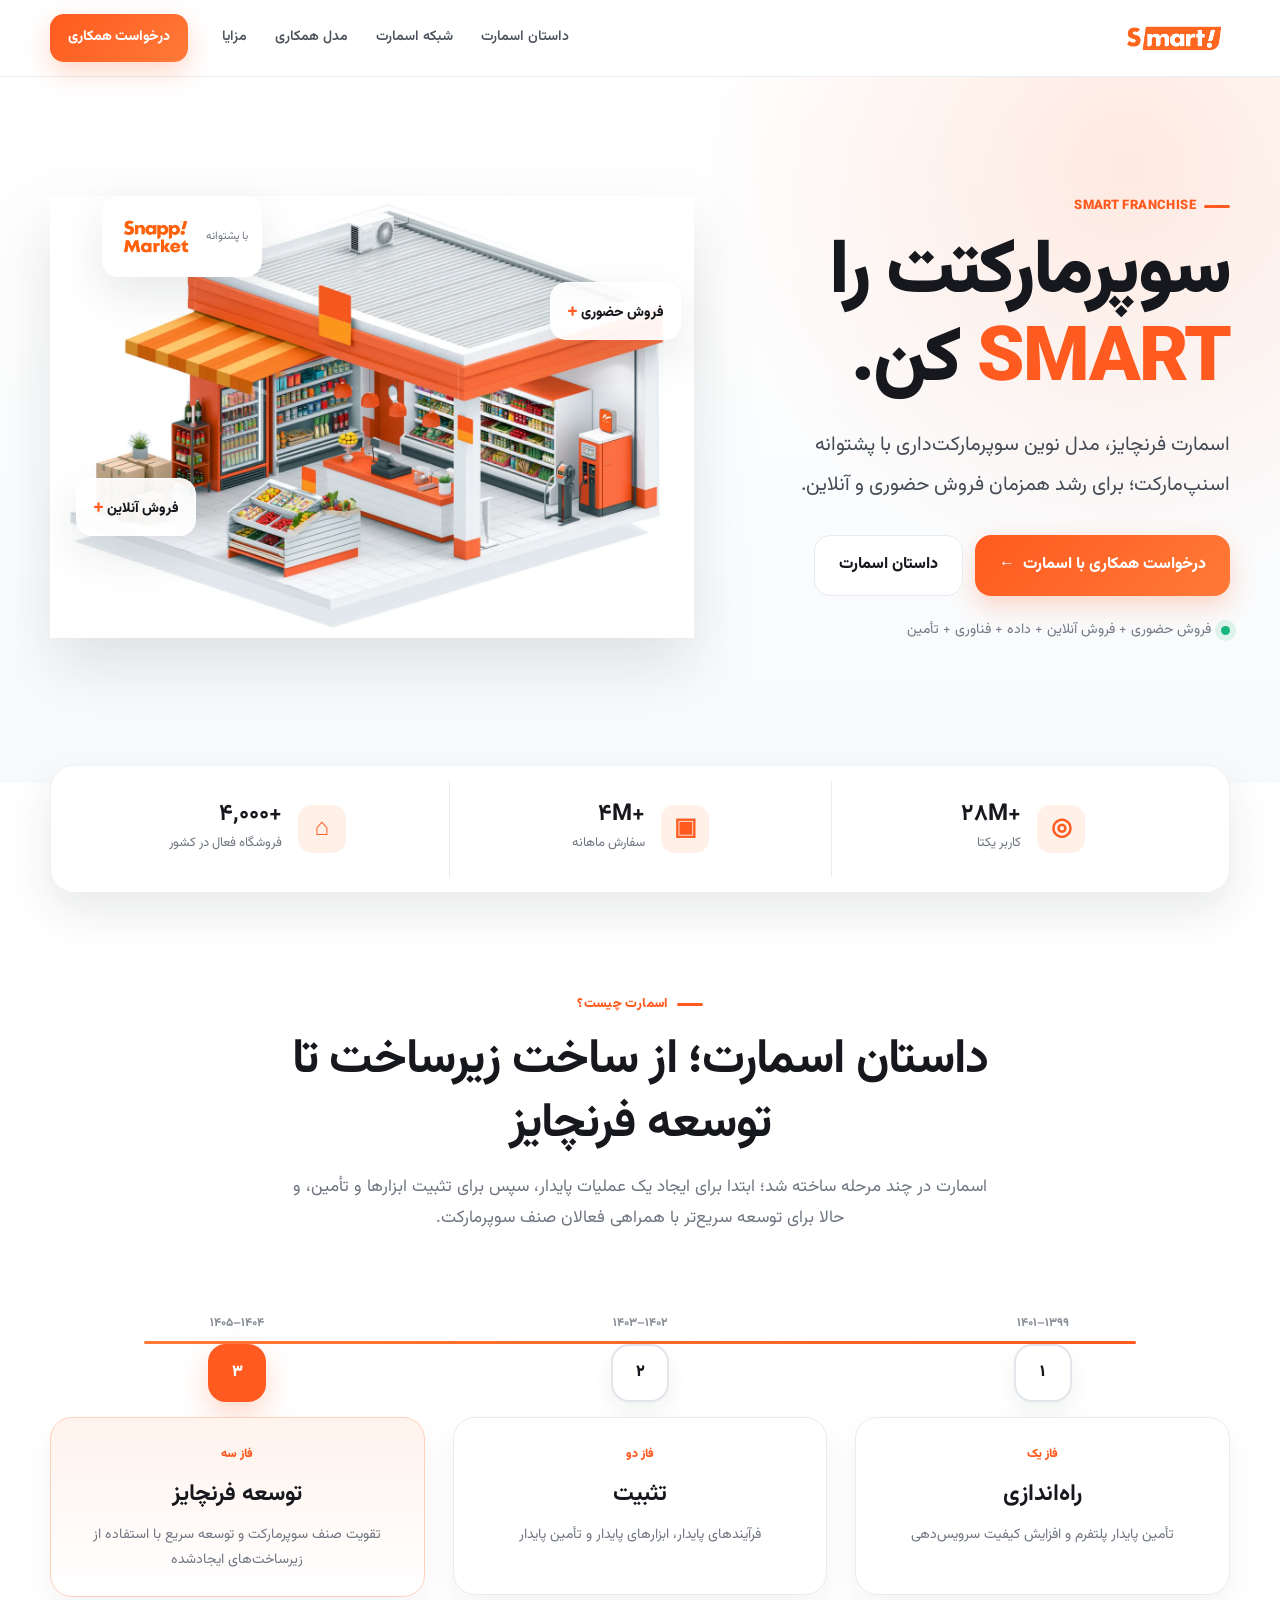
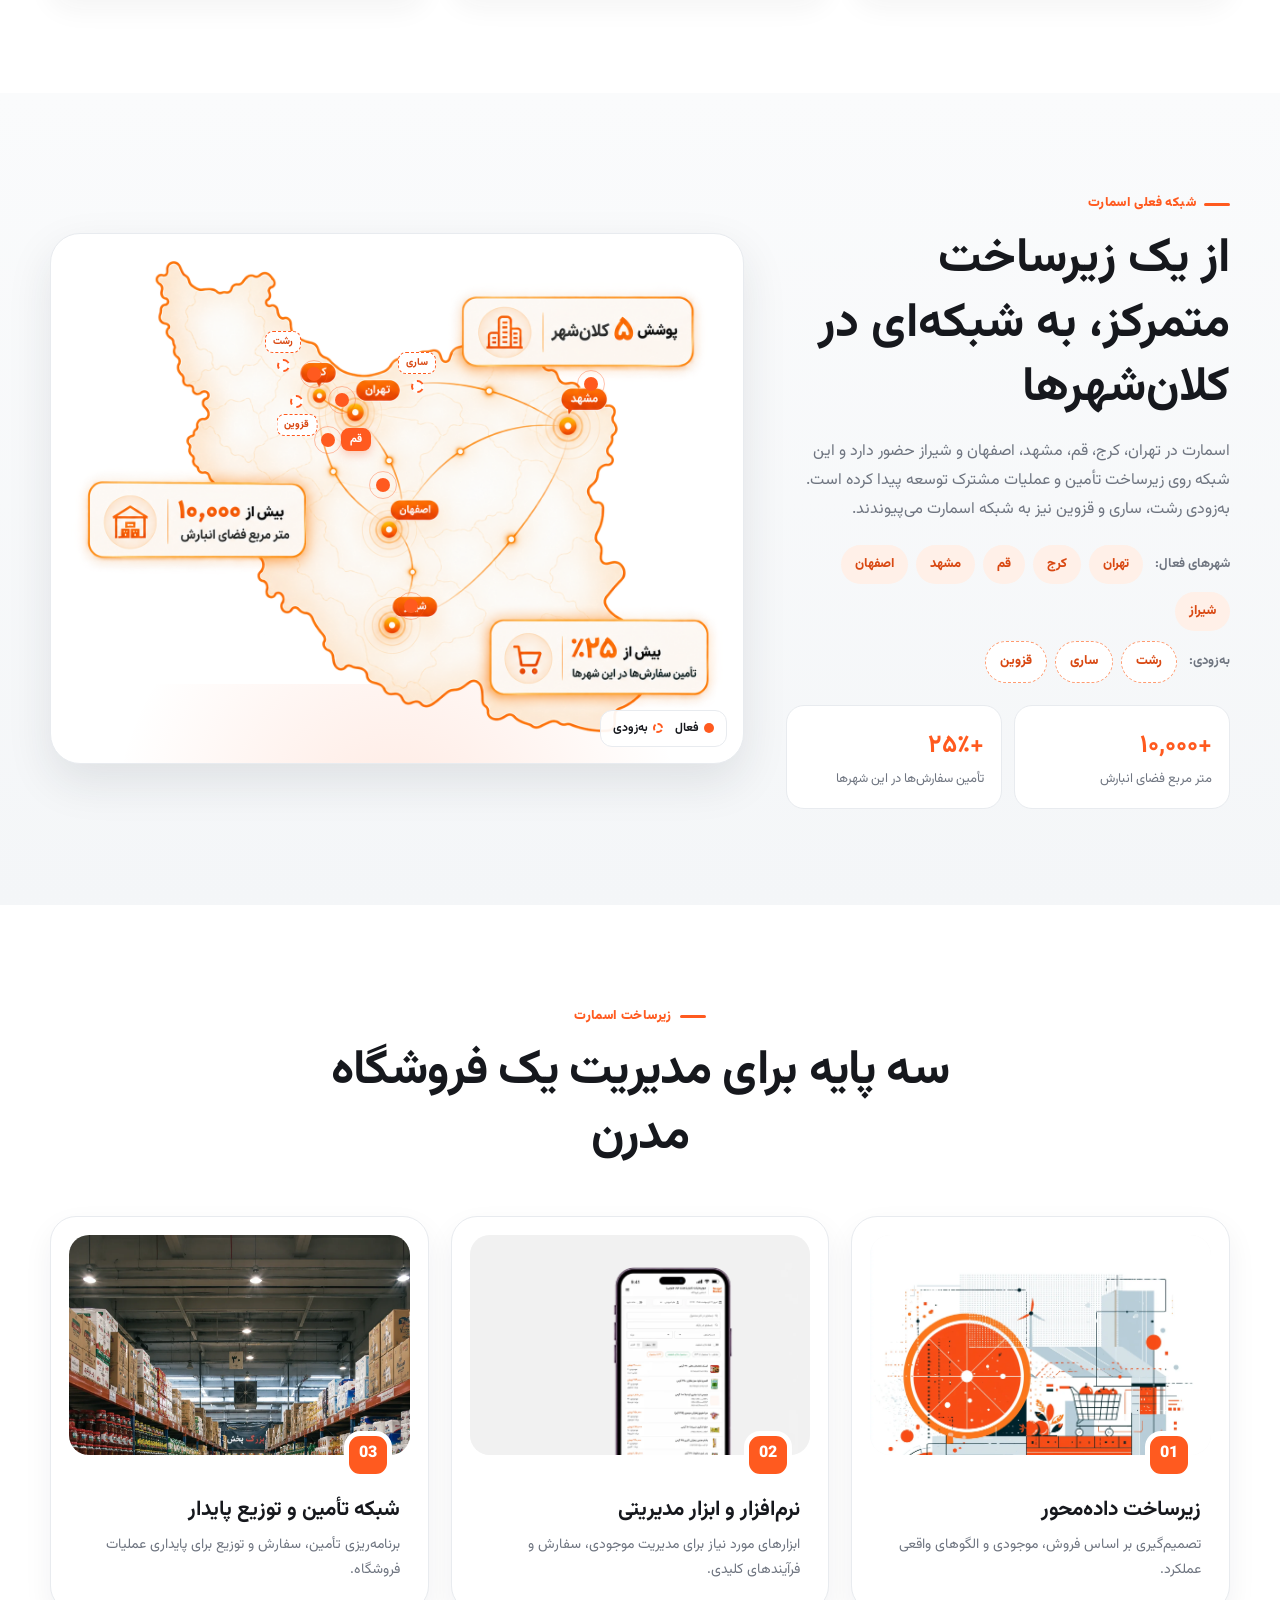
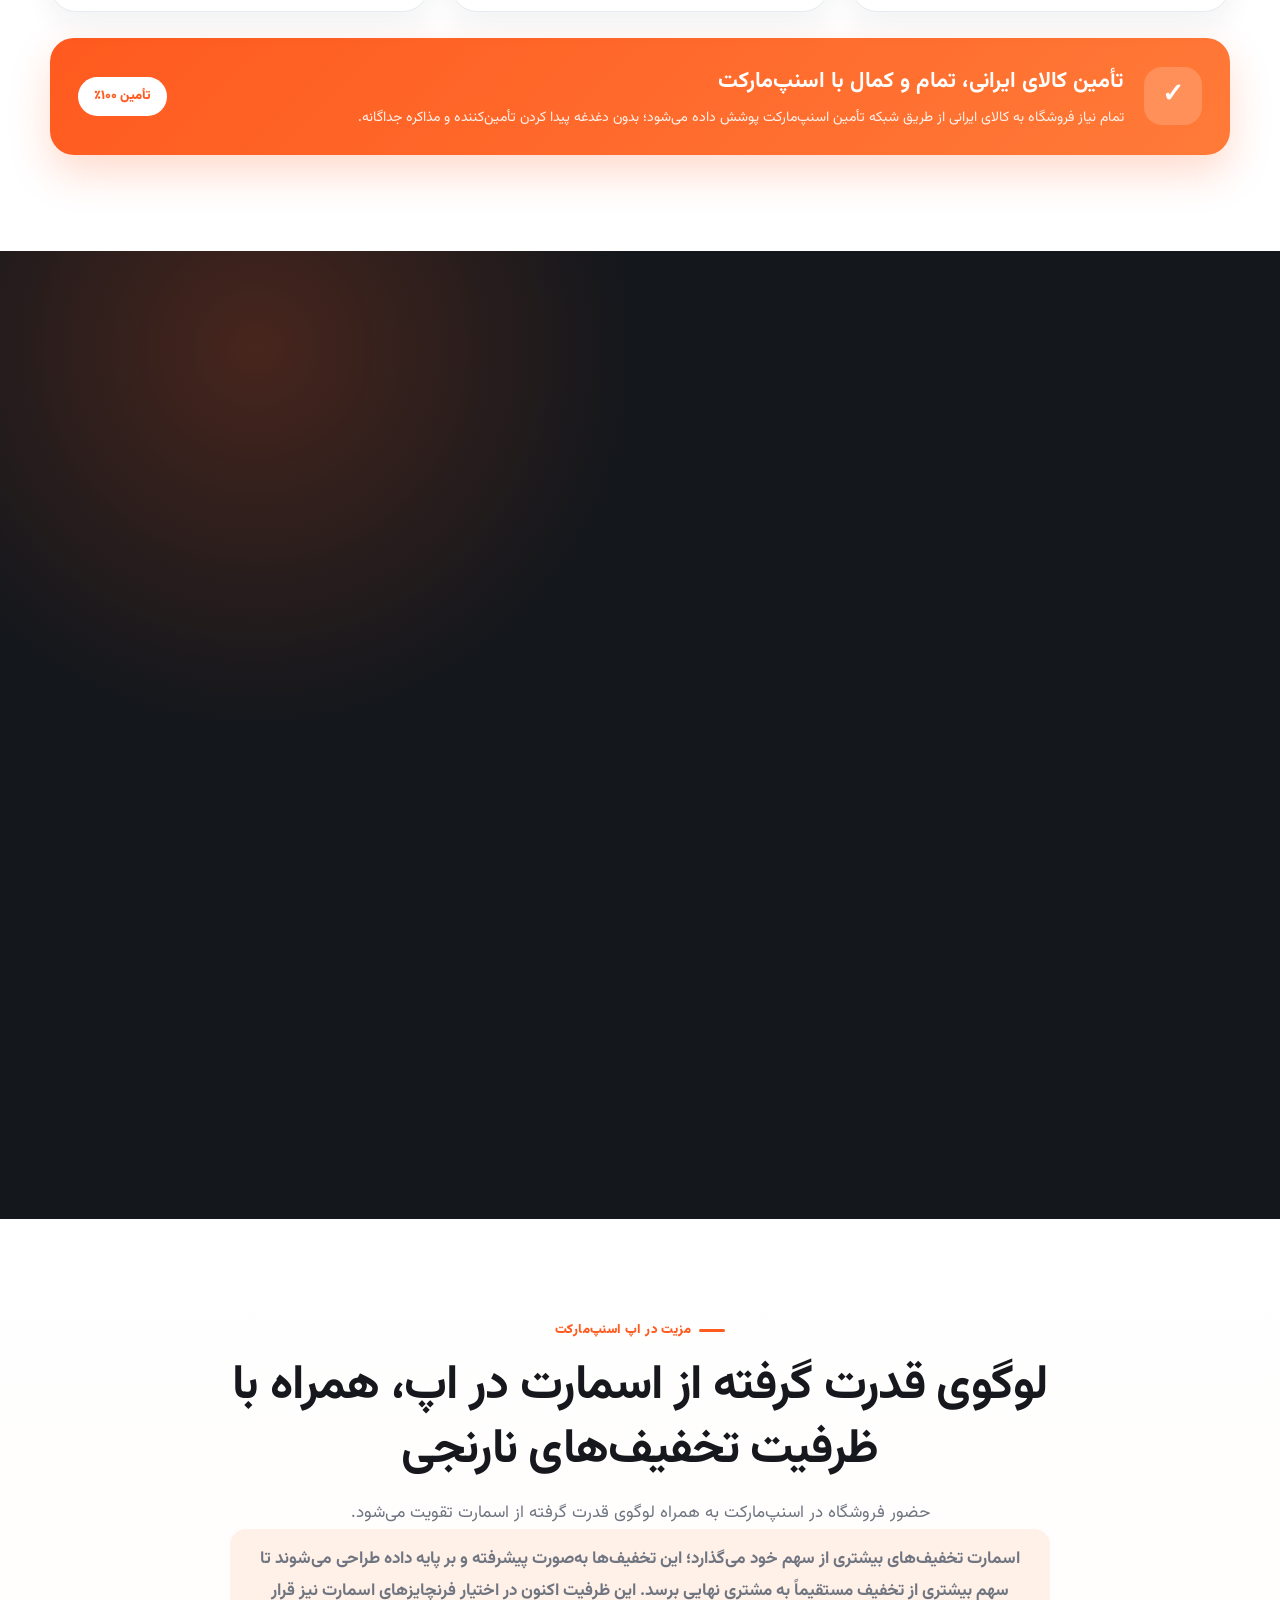
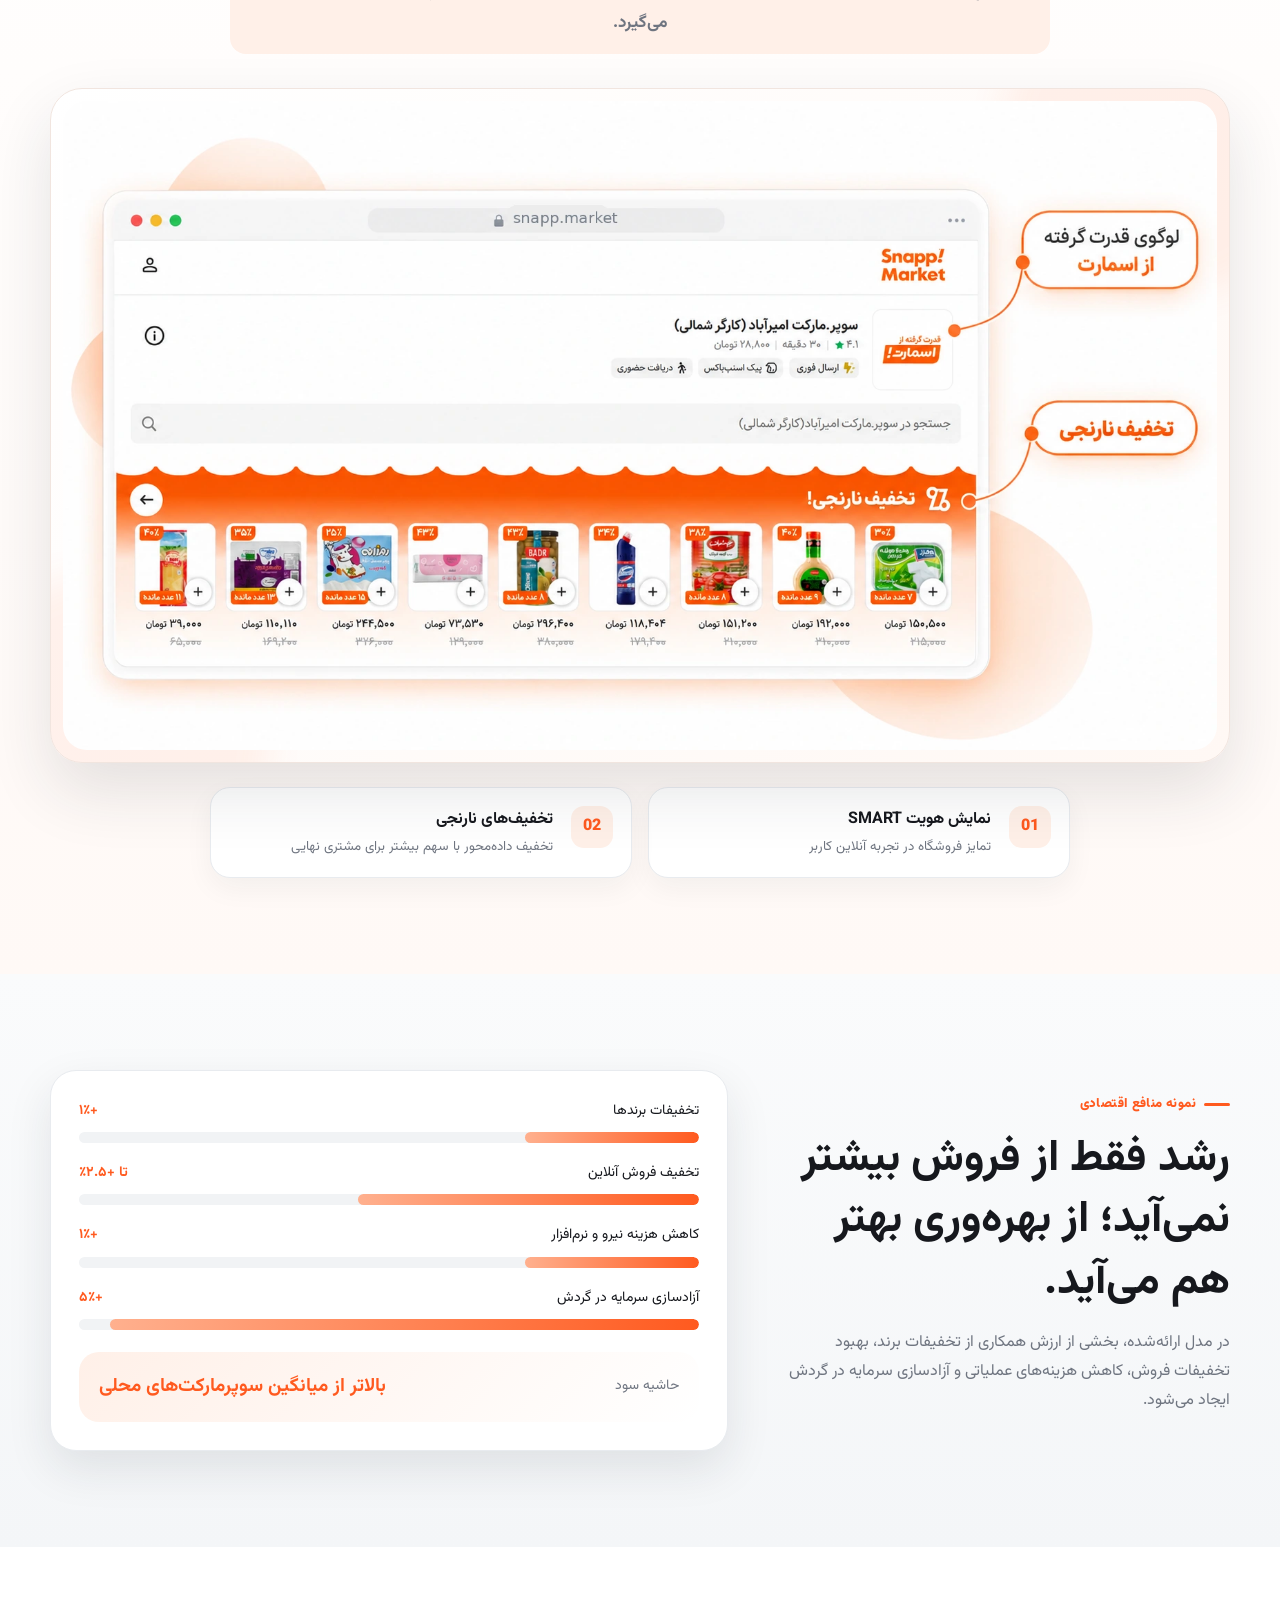
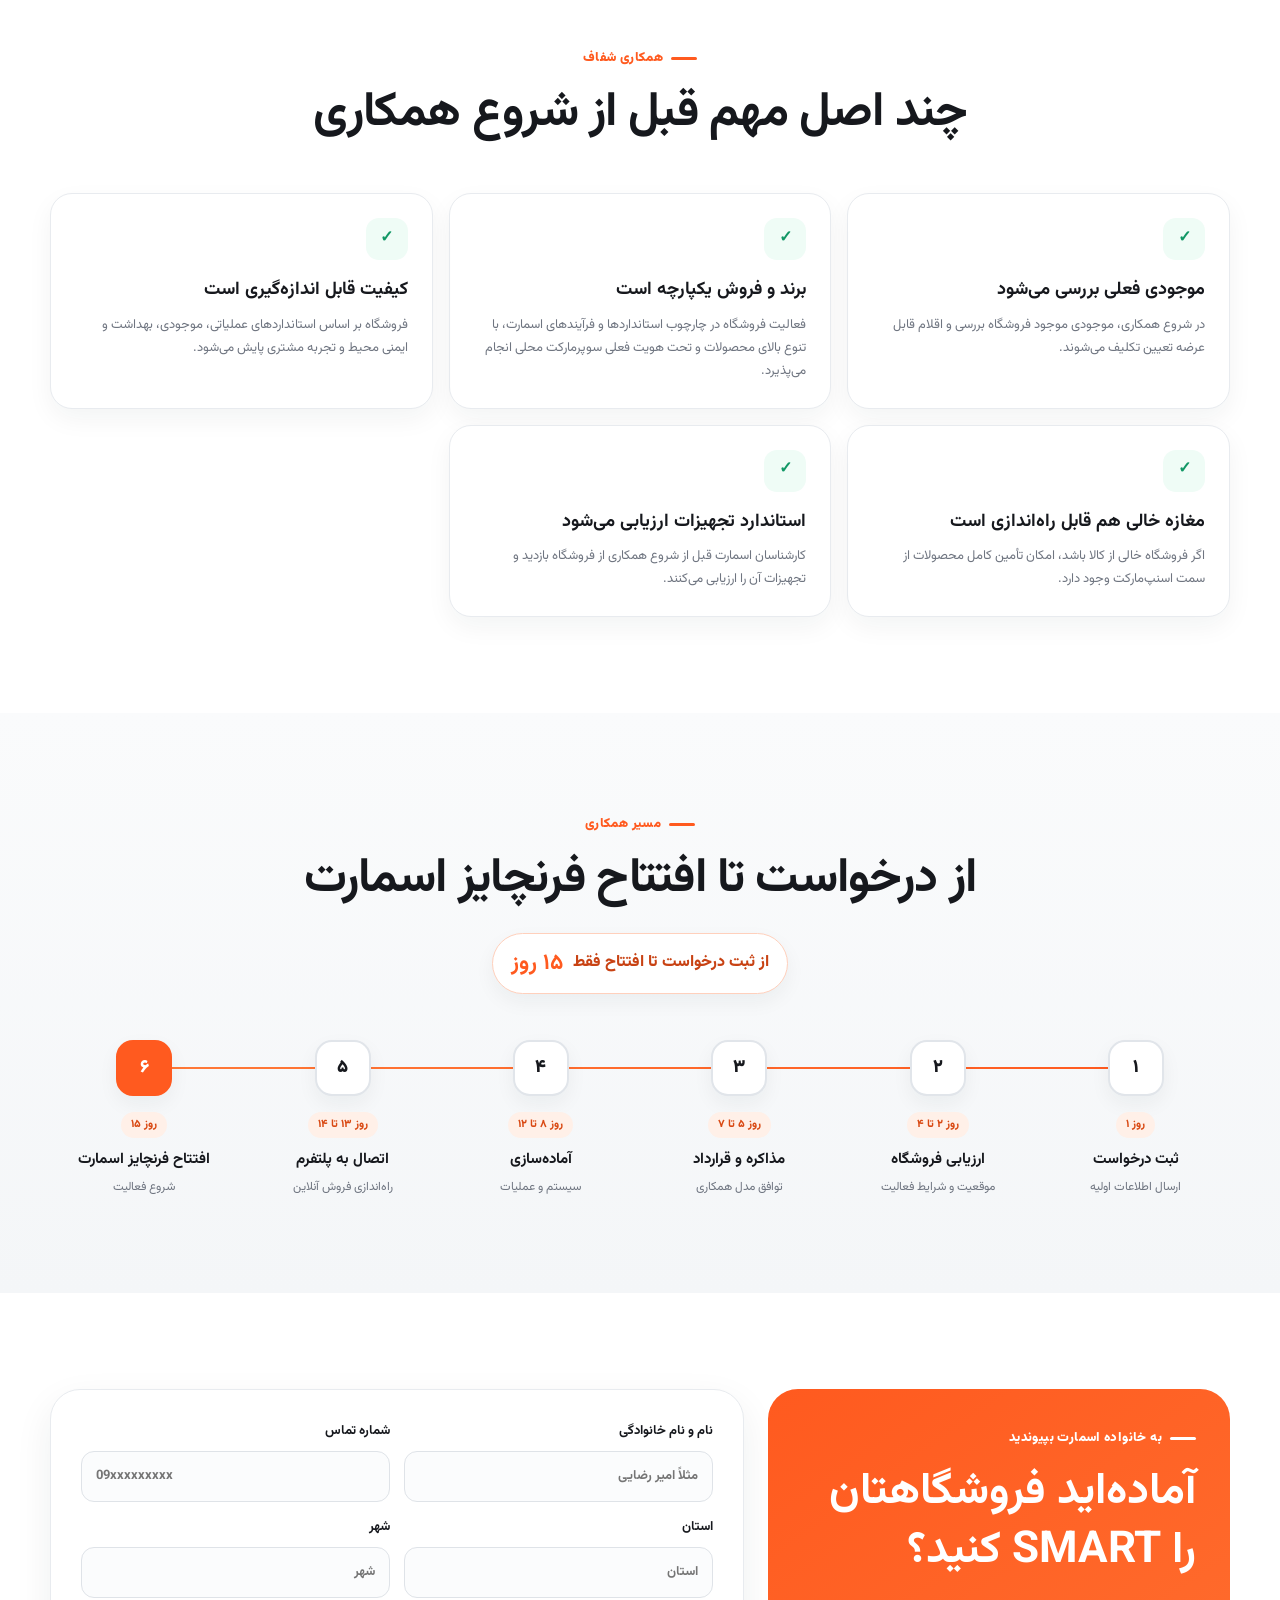
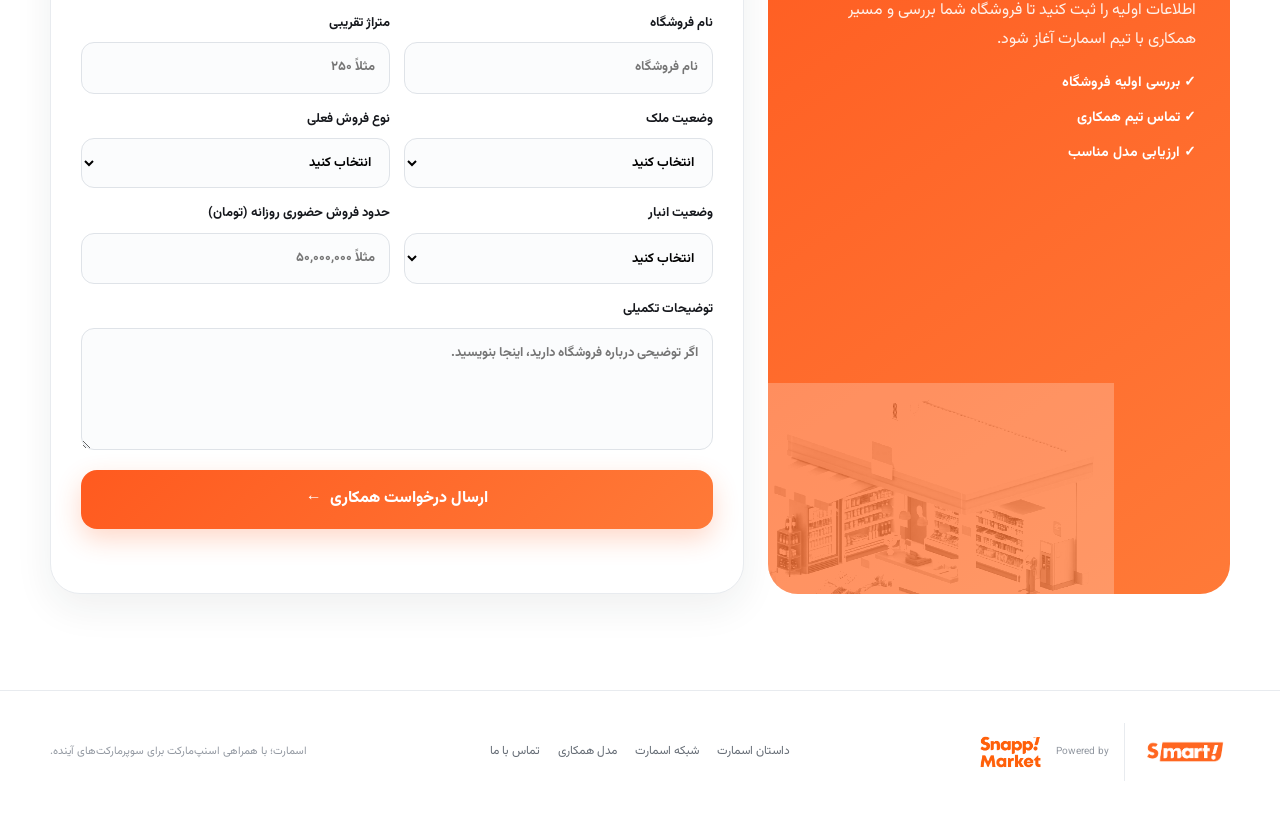
<file: index (8).html>
<!DOCTYPE html>
<html lang="fa" dir="rtl">
<head>
  <meta charset="UTF-8" />
  <meta name="viewport" content="width=device-width, initial-scale=1.0" />
  <meta name="description" content="اسمارت فرنچایز؛ مدل نوین سوپرمارکت‌داری با پشتوانه اسنپ‌مارکت برای رشد همزمان فروش حضوری و آنلاین." />
  <meta name="theme-color" content="#ff5a1f" />
  <title>اسمارت فرنچایز | با پشتوانه اسنپ‌مارکت</title>
  <link rel="icon" href="smart-logo.png" />
  <link rel="preconnect" href="https://fonts.googleapis.com">
  <link rel="preconnect" href="https://fonts.gstatic.com" crossorigin>
  <link href="https://fonts.googleapis.com/css2?family=Vazirmatn:wght@400;500;600;700;800;900&display=swap" rel="stylesheet">
  <link rel="stylesheet" href="style.css" />
  <style>
    html,body{overflow-x:clip}
    /* --- Update: upcoming cities --- */
    .city-groups{display:grid;gap:10px;margin:20px 0 22px}
    .city-groups .city-list{margin:0;align-items:center}
    .city-groups .city-label{background:none!important;padding:0 0 0 4px!important;color:var(--muted)!important;font-weight:700!important}
    .city-list span.soon{background:#fff;border:1px dashed #ff9b70;color:#d94913}
    .map-pulse.soon{background:#fff;border:2px dashed var(--orange);box-shadow:none;animation:none;width:13px;height:13px}
    .map-pulse.soon:after{display:none}
    .p-rasht{left:32.6%;top:23.6%}.p-sari{left:52%;top:27.6%}.p-qazvin{left:34.6%;top:30.4%}
    .map-pulse.soon:before{content:attr(data-name);position:absolute;bottom:17px;left:50%;transform:translateX(-50%);white-space:nowrap;background:#fff;border:1px dashed var(--orange);color:#d94913;border-radius:8px;padding:1px 7px;font-size:10px;font-weight:800;font-style:normal}
    .map-pulse.p-qazvin:before{bottom:auto;top:17px}
    /* --- Update: Qom (active) --- */
    .p-qom{left:39%;top:37.5%;animation-delay:.25s}
    .map-pulse.p-qom:before{content:attr(data-name);position:absolute;top:50%;left:20px;transform:translateY(-50%);white-space:nowrap;background:var(--orange);color:#fff;border-radius:8px;padding:2px 9px;font-size:11px;font-weight:800;font-style:normal;box-shadow:0 4px 10px rgba(255,90,31,.3)}
    .map-legend{position:absolute;z-index:3;bottom:16px;right:16px;display:flex;gap:12px;background:rgba(255,255,255,.92);border:1px solid var(--line);border-radius:12px;padding:7px 12px;font-size:12px;font-weight:700}
    .map-legend i{display:inline-block;width:10px;height:10px;border-radius:50%;background:var(--orange);margin-left:5px;vertical-align:middle}
    .map-legend i.soon{background:#fff;border:2px dashed var(--orange)}
    /* --- Update: Iranian goods supply banner --- */
    .supply-banner{margin-top:26px;display:flex;align-items:center;gap:20px;padding:24px 28px;border-radius:24px;background:linear-gradient(135deg,#ff5a1f,#ff7a38);color:#fff;box-shadow:0 18px 40px rgba(255,90,31,.22)}
    .supply-banner .sb-icon{flex:0 0 58px;height:58px;border-radius:18px;background:rgba(255,255,255,.18);display:grid;place-items:center;font-size:26px;font-weight:900}
    .supply-banner h3{margin:0 0 4px;font-size:22px}
    .supply-banner p{margin:0;color:#fff1ea;font-size:14px}
    .supply-banner .sb-tag{margin-right:auto;white-space:nowrap;background:#fff;color:var(--orange);border-radius:999px;padding:8px 16px;font-weight:900;font-size:13px}
    .role-panel li.key-item{font-weight:800}
    /* --- Update: orange discounts note --- */
    .orange-note{max-width:820px;margin:14px auto 0;padding:14px 18px;border-radius:16px;background:var(--orange-soft);color:#b8400f;font-weight:700;font-size:15px;line-height:1.9}
    /* --- Update: margin highlight as text --- */
    .margin-highlight.text-only strong{font-size:19px;line-height:1.6;text-align:left}
    /* --- Update: timeline with SLA --- */
    .sla-badge{display:inline-flex;align-items:center;gap:10px;margin-top:6px;padding:10px 18px;border-radius:999px;background:#fff;border:1px solid #ffd0bc;box-shadow:0 8px 20px rgba(28,35,47,.05);font-weight:800;color:#c84213}
    .sla-badge b{font-size:22px;color:var(--orange)}
    .step-day{display:inline-block;margin-bottom:8px;padding:3px 10px;border-radius:999px;background:var(--orange-soft);color:#d94913;font-size:11px;font-weight:800}
    @media (max-width:640px){.supply-banner{flex-direction:column;text-align:center;padding:22px}.supply-banner .sb-tag{margin:0}.map-legend{bottom:10px;right:10px;font-size:11px}.margin-highlight.text-only{flex-direction:column;align-items:flex-start}.margin-highlight.text-only strong{text-align:right}}
  </style>
</head>
<body>
  <header class="site-header" id="top">
    <div class="container nav-wrap">
      <a href="#top" class="brand" aria-label="اسمارت">
        <img src="smart-logo.png" alt="لوگوی اسمارت" />
      </a>
      <nav class="desktop-nav" aria-label="منوی اصلی">
        <a href="#story">داستان اسمارت</a>
        <a href="#network">شبکه اسمارت</a>
        <a href="#model">مدل همکاری</a>
        <a href="#benefits">مزایا</a>
      </nav>
      <a class="btn btn-primary btn-nav" href="#apply">درخواست همکاری</a>
      <button class="menu-toggle" type="button" aria-label="باز کردن منو" aria-expanded="false">
        <span></span><span></span><span></span>
      </button>
    </div>
    <div class="mobile-menu" aria-hidden="true">
      <a href="#story">داستان اسمارت</a>
      <a href="#network">شبکه اسمارت</a>
      <a href="#model">مدل همکاری</a>
      <a href="#benefits">مزایا</a>
      <a class="btn btn-primary" href="#apply">درخواست همکاری</a>
    </div>
  </header>

  <main>
    <!-- HERO -->
    <section class="hero section-pad">
      <div class="container hero-grid">
        <div class="hero-copy reveal">
          <div class="eyebrow">SMART FRANCHISE</div>
          <h1>سوپرمارکتت را <span>SMART</span> کن.</h1>
          <p class="hero-lead">اسمارت فرنچایز، مدل نوین سوپرمارکت‌داری با پشتوانه اسنپ‌مارکت؛ برای رشد همزمان فروش حضوری و آنلاین.</p>
          <div class="hero-actions">
            <a class="btn btn-primary btn-lg" href="#apply">درخواست همکاری با اسمارت <span>←</span></a>
            <a class="btn btn-ghost btn-lg" href="#story">داستان اسمارت</a>
          </div>
          <div class="hero-note"><span class="dot"></span><span>فروش حضوری + فروش آنلاین + داده + فناوری + تأمین</span></div>
        </div>
        <div class="hero-visual reveal delay-1">
          <div class="hero-glow"></div>
          <img src="smart-store.webp" alt="فروشگاه اسمارت" />
          <div class="hero-badge online">فروش آنلاین <strong>+</strong></div>
          <div class="hero-badge offline">فروش حضوری <strong>+</strong></div>
          <div class="powered-card"><span>با پشتوانه</span><img src="snappmarket-logo.png" alt="Snapp Market" /></div>
        </div>
      </div>
    </section>

    <!-- SNAPP MARKET SCALE -->
    <section class="stats-strip" aria-label="آمار اسنپ‌مارکت">
      <div class="container stats-grid">
        <div class="stat-card reveal"><div class="stat-icon">◎</div><div><strong data-count="28000000" data-format="compact">+۲۸M</strong><span>کاربر یکتا</span></div></div>
        <div class="stat-card reveal delay-1"><div class="stat-icon">▣</div><div><strong data-count="4000000" data-format="compact">+۴M</strong><span>سفارش ماهانه</span></div></div>
        <div class="stat-card reveal delay-2"><div class="stat-icon">⌂</div><div><strong data-count="4000">+۴,۰۰۰</strong><span>فروشگاه فعال در کشور</span></div></div>
      </div>
    </section>

    <!-- STORY -->
    <section class="story section-pad" id="story">
      <div class="container">
        <div class="section-heading centered reveal">
          <div class="eyebrow">اسمارت چیست؟</div>
          <h2>داستان اسمارت؛ از ساخت زیرساخت تا توسعه فرنچایز</h2>
          <p>اسمارت در چند مرحله ساخته شد؛ ابتدا برای ایجاد یک عملیات پایدار، سپس برای تثبیت ابزارها و تأمین، و حالا برای توسعه سریع‌تر با همراهی فعالان صنف سوپرمارکت.</p>
        </div>

        <div class="story-track reveal">
          <div class="story-progress"></div>
          <article class="story-phase phase-1">
            <div class="phase-year">۱۳۹۹–۱۴۰۱</div>
            <div class="phase-dot">۱</div>
            <div class="phase-card">
              <span>فاز یک</span>
              <h3>راه‌اندازی</h3>
              <p>تأمین پایدار پلتفرم و افزایش کیفیت سرویس‌دهی</p>
            </div>
          </article>
          <article class="story-phase phase-2">
            <div class="phase-year">۱۴۰۲–۱۴۰۳</div>
            <div class="phase-dot">۲</div>
            <div class="phase-card">
              <span>فاز دو</span>
              <h3>تثبیت</h3>
              <p>فرآیندهای پایدار، ابزارهای پایدار و تأمین پایدار</p>
            </div>
          </article>
          <article class="story-phase phase-3">
            <div class="phase-year">۱۴۰۴–۱۴۰۵</div>
            <div class="phase-dot active">۳</div>
            <div class="phase-card highlight">
              <span>فاز سه</span>
              <h3>توسعه فرنچایز</h3>
              <p>تقویت صنف سوپرمارکت و توسعه سریع با استفاده از زیرساخت‌های ایجادشده</p>
            </div>
          </article>
        </div>
      </div>
    </section>

    <!-- NETWORK MAP -->
    <section class="network-section section-pad soft-bg" id="network">
      <div class="container network-grid">
        <div class="network-copy reveal">
          <div class="eyebrow">شبکه فعلی اسمارت</div>
          <h2>از یک زیرساخت متمرکز، به شبکه‌ای در کلان‌شهرها</h2>
          <p>اسمارت در تهران، کرج، قم، مشهد، اصفهان و شیراز حضور دارد و این شبکه روی زیرساخت تأمین و عملیات مشترک توسعه پیدا کرده است. به‌زودی رشت، ساری و قزوین نیز به شبکه اسمارت می‌پیوندند.</p>
          <div class="city-groups">
            <div class="city-list"><span class="city-label">شهرهای فعال:</span><span>تهران</span><span>کرج</span><span>قم</span><span>مشهد</span><span>اصفهان</span><span>شیراز</span></div>
            <div class="city-list"><span class="city-label">به‌زودی:</span><span class="soon">رشت</span><span class="soon">ساری</span><span class="soon">قزوین</span></div>
          </div>
          <div class="footprint-kpis">
            <div><strong>+۱۰,۰۰۰</strong><span>متر مربع فضای انبارش</span></div>
            <div><strong>+۲۵٪</strong><span>تأمین سفارش‌ها در این شهرها</span></div>
          </div>
        </div>
        <div class="iran-map reveal delay-1" aria-label="نقشه شبکه اسمارت در ایران">
          <img src="iran-network-map.png" alt="نقشه ایران و شهرهای شبکه اسمارت" />
          <i class="map-pulse p-tehran"></i>
          <i class="map-pulse p-karaj"></i>
          <i class="map-pulse p-qom" data-name="قم" title="قم"></i>
          <i class="map-pulse p-mashhad"></i>
          <i class="map-pulse p-isfahan"></i>
          <i class="map-pulse p-shiraz"></i>
          <i class="map-pulse soon p-rasht" data-name="رشت" title="رشت (به‌زودی)"></i>
          <i class="map-pulse soon p-sari" data-name="ساری" title="ساری (به‌زودی)"></i>
          <i class="map-pulse soon p-qazvin" data-name="قزوین" title="قزوین (به‌زودی)"></i>
          <div class="map-legend"><span><i></i>فعال</span><span><i class="soon"></i>به‌زودی</span></div>
        </div>
      </div>
    </section>

    <!-- INFRASTRUCTURE -->
    <section class="section-pad" id="infrastructure">
      <div class="container">
        <div class="section-heading centered reveal">
          <div class="eyebrow">زیرساخت اسمارت</div>
          <h2>سه پایه برای مدیریت یک فروشگاه مدرن</h2>
        </div>
        <div class="infra-grid">
          <article class="feature-card reveal">
            <div class="feature-image"><img src="data-infra.webp" alt="زیرساخت داده محور" /></div>
            <div class="feature-icon">01</div>
            <h3>زیرساخت داده‌محور</h3>
            <p>تصمیم‌گیری بر اساس فروش، موجودی و الگوهای واقعی عملکرد.</p>
          </article>
          <article class="feature-card reveal delay-1">
            <div class="feature-image"><img src="software.webp" alt="نرم‌افزار اسمارت" /></div>
            <div class="feature-icon">02</div>
            <h3>نرم‌افزار و ابزار مدیریتی</h3>
            <p>ابزارهای مورد نیاز برای مدیریت موجودی، سفارش و فرآیندهای کلیدی.</p>
          </article>
          <article class="feature-card reveal delay-2">
            <div class="feature-image"><img src="supply-network.webp" alt="شبکه تأمین و توزیع" /></div>
            <div class="feature-icon">03</div>
            <h3>شبکه تأمین و توزیع پایدار</h3>
            <p>برنامه‌ریزی تأمین، سفارش و توزیع برای پایداری عملیات فروشگاه.</p>
          </article>
        </div>
        <div class="supply-banner reveal">
          <div class="sb-icon">✓</div>
          <div>
            <h3>تأمین کالای ایرانی، تمام و کمال با اسنپ‌مارکت</h3>
            <p>تمام نیاز فروشگاه به کالای ایرانی از طریق شبکه تأمین اسنپ‌مارکت پوشش داده می‌شود؛ بدون دغدغه پیدا کردن تأمین‌کننده و مذاکره جداگانه.</p>
          </div>
          <span class="sb-tag">تأمین ۱۰۰٪</span>
        </div>
      </div>
    </section>

    <!-- FRANCHISE MODEL -->
    <section class="roles section-pad dark-section" id="model">
      <div class="container">
        <div class="section-heading centered light reveal">
          <div class="eyebrow">مدل فرنچایز</div>
          <h2>اسمارت زیرساخت را می‌آورد؛ شما فروشگاه را اداره می‌کنید.</h2>
          <p>تقسیم مسئولیت شفاف است تا تمرکز هر طرف روی بخشی باشد که بیشترین ارزش را ایجاد می‌کند.</p>
        </div>
        <div class="roles-grid">
          <article class="role-panel smart-role reveal">
            <div class="role-head"><img src="smart-logo.png" alt="Smart" /><span>اسمارت</span></div>
            <ul>
              <li>تعیین تنوع محصولات و برنامه‌ریزی سفارش</li>
              <li class="key-item">تأمین کامل کالای ایرانی از طریق اسنپ‌مارکت</li>
              <li>شبکه تأمین و مذاکره با تأمین‌کنندگان</li>
              <li>ابزارهای مدیریت موجودی و فروشگاه</li>
              <li>استراتژی فروش آنلاین و تخفیف</li>
              <li>برندینگ، تابلو و استانداردهای اجرایی</li>
              <li>آموزش اولیه و پشتیبانی مدل عملیاتی</li>
            </ul>
          </article>
          <article class="role-panel partner-role reveal delay-1">
            <div class="role-head partner-head"><span class="partner-mark">شما</span><span>شریک فروشگاهی</span></div>
            <ul>
              <li>تأمین و مدیریت فضای فیزیکی فروشگاه</li>
              <li>تأمین تجهیزات و نیروی مورد نیاز</li>
              <li>اجرای عملیات مطابق استانداردهای اسمارت</li>
              <li>حفظ کیفیت، ایمنی و تجربه مشتری</li>
            </ul>
            <div class="partner-callout">یک فروشگاه، دو موتور فروش: حضوری در محله و آنلاین در اسنپ‌مارکت.</div>
          </article>
        </div>

        <div class="contract-strip reveal">
          <div><b>تنوع محصولات یکپارچه</b><span>تأمین و عرضه در چارچوب تعریف‌شده اسمارت</span></div>
          <div><b>فروش و تسویه شفاف</b><span>از طریق ابزارها و روش‌های پرداخت مورد تأیید</span></div>
          <div><b>کنترل دوره‌ای</b><span>بازرسی و انبارگردانی دوره‌ای برای کنترل موجودی و کیفیت</span></div>
          <div><b>استاندارد عملیاتی</b><span>برند، بهداشت و ایمنی محیط، نگهداری کالا و کیفیت سرویس</span></div>
        </div>
      </div>
    </section>

    <!-- SLIDE 15 / APP BENEFIT -->
    <section class="app-benefit section-pad" id="benefits">
      <div class="container">
        <div class="section-heading centered reveal app-benefit-heading">
          <div class="eyebrow">مزیت در اپ اسنپ‌مارکت</div>
          <h2>لوگوی قدرت گرفته از اسمارت در اپ، همراه با ظرفیت تخفیف‌های نارنجی</h2>
          <p>حضور فروشگاه در اسنپ‌مارکت به همراه لوگوی قدرت گرفته از اسمارت تقویت می‌شود.</p>
          <p class="orange-note">اسمارت تخفیف‌های بیشتری از سهم خود می‌گذارد؛ این تخفیف‌ها به‌صورت پیشرفته و بر پایه داده طراحی می‌شوند تا سهم بیشتری از تخفیف مستقیماً به مشتری نهایی برسد. این ظرفیت اکنون در اختیار فرنچایزهای اسمارت نیز قرار می‌گیرد.</p>
        </div>

        <div class="app-showcase-card reveal delay-1">
          <div class="app-showcase-glow glow-a"></div>
          <div class="app-showcase-glow glow-b"></div>
          <div class="app-showcase-shine" aria-hidden="true"></div>
          <img class="app-showcase-image" src="app-preview.webp" alt="تغییر لوگوی فروشگاه در اپ اسنپ‌مارکت و تخفیف‌های نارنجی" />
        </div>

        <div class="app-benefit-list app-benefit-list-wide reveal delay-2">
          <div><span>01</span><b>نمایش هویت SMART</b><small>تمایز فروشگاه در تجربه آنلاین کاربر</small></div>
          <div><span>02</span><b>تخفیف‌های نارنجی</b><small>تخفیف داده‌محور با سهم بیشتر برای مشتری نهایی</small></div>
        </div>
      </div>
    </section>

    <!-- ECONOMICS -->
    <section class="section-pad finance-section soft-bg">
      <div class="container finance-grid">
        <div class="finance-copy reveal">
          <div class="eyebrow">نمونه منافع اقتصادی</div>
          <h2>رشد فقط از فروش بیشتر نمی‌آید؛ از بهره‌وری بهتر هم می‌آید.</h2>
          <p>در مدل ارائه‌شده، بخشی از ارزش همکاری از تخفیفات برند، بهبود تخفیفات فروش، کاهش هزینه‌های عملیاتی و آزادسازی سرمایه در گردش ایجاد می‌شود.</p>

        </div>
        <div class="finance-card reveal delay-1">
          <div class="bar-item"><div class="bar-label"><span>تخفیفات برندها</span><strong>+۱٪</strong></div><div class="bar"><i style="--w:28%"></i></div></div>
          <div class="bar-item"><div class="bar-label"><span>تخفیف فروش آنلاین</span><strong>تا +۲.۵٪</strong></div><div class="bar"><i style="--w:55%"></i></div></div>
          <div class="bar-item"><div class="bar-label"><span>کاهش هزینه نیرو و نرم‌افزار</span><strong>+۱٪</strong></div><div class="bar"><i style="--w:28%"></i></div></div>
          <div class="bar-item"><div class="bar-label"><span>آزادسازی سرمایه در گردش</span><strong>+۵٪</strong></div><div class="bar"><i style="--w:95%"></i></div></div>
          <div class="margin-highlight text-only"><span>حاشیه سود</span><strong>بالاتر از میانگین سوپرمارکت‌های محلی</strong></div>
        </div>
      </div>
    </section>

    <!-- PARTNERSHIP CONDITIONS -->
    <section class="section-pad conditions-section" id="conditions">
      <div class="container">
        <div class="section-heading centered reveal">
          <div class="eyebrow">همکاری شفاف</div>
          <h2>چند اصل مهم قبل از شروع همکاری</h2>
        </div>
        <div class="principles-grid">
          <article class="principle-card reveal"><span>✓</span><h3>موجودی فعلی بررسی می‌شود</h3><p>در شروع همکاری، موجودی موجود فروشگاه بررسی و اقلام قابل عرضه تعیین تکلیف می‌شوند.</p></article>
          <article class="principle-card reveal delay-1"><span>✓</span><h3>برند و فروش یکپارچه است</h3><p>فعالیت فروشگاه در چارچوب استانداردها و فرآیندهای اسمارت، با تنوع بالای محصولات و تحت هویت فعلی سوپرمارکت محلی انجام می‌پذیرد.</p></article>
          <article class="principle-card reveal delay-2"><span>✓</span><h3>کیفیت قابل اندازه‌گیری است</h3><p>فروشگاه بر اساس استانداردهای عملیاتی، موجودی، بهداشت و ایمنی محیط و تجربه مشتری پایش می‌شود.</p></article>
          <article class="principle-card reveal"><span>✓</span><h3>مغازه خالی هم قابل راه‌اندازی است</h3><p>اگر فروشگاه خالی از کالا باشد، امکان تأمین کامل محصولات از سمت اسنپ‌مارکت وجود دارد.</p></article>
          <article class="principle-card reveal delay-1"><span>✓</span><h3>استاندارد تجهیزات ارزیابی می‌شود</h3><p>کارشناسان اسمارت قبل از شروع همکاری از فروشگاه بازدید و تجهیزات آن را ارزیابی می‌کنند.</p></article>
        </div>
      </div>
    </section>

    <!-- JOURNEY -->
    <section class="journey section-pad soft-bg" id="journey">
      <div class="container">
        <div class="section-heading centered reveal">
          <div class="eyebrow">مسیر همکاری</div>
          <h2>از درخواست تا افتتاح فرنچایز اسمارت</h2>
          <div class="sla-badge">از ثبت درخواست تا افتتاح فقط <b>۱۵ روز</b></div>
        </div>
        <div class="timeline">
          <div class="step reveal"><div class="step-no">۱</div><span class="step-day">روز ۱</span><h3>ثبت درخواست</h3><p>ارسال اطلاعات اولیه</p></div>
          <div class="step reveal delay-1"><div class="step-no">۲</div><span class="step-day">روز ۲ تا ۴</span><h3>ارزیابی فروشگاه</h3><p>موقعیت و شرایط فعالیت</p></div>
          <div class="step reveal delay-2"><div class="step-no">۳</div><span class="step-day">روز ۵ تا ۷</span><h3>مذاکره و قرارداد</h3><p>توافق مدل همکاری</p></div>
          <div class="step reveal"><div class="step-no">۴</div><span class="step-day">روز ۸ تا ۱۲</span><h3>آماده‌سازی</h3><p>سیستم و عملیات</p></div>
          <div class="step reveal delay-1"><div class="step-no">۵</div><span class="step-day">روز ۱۳ تا ۱۴</span><h3>اتصال به پلتفرم</h3><p>راه‌اندازی فروش آنلاین</p></div>
          <div class="step reveal delay-2"><div class="step-no active">۶</div><span class="step-day">روز ۱۵</span><h3>افتتاح فرنچایز اسمارت</h3><p>شروع فعالیت</p></div>
        </div>
      </div>
    </section>


    <!-- APPLY -->
    <section class="apply section-pad" id="apply">
      <div class="container apply-grid">
        <div class="apply-panel reveal">
          <div class="eyebrow light-eyebrow">به خانواده اسمارت بپیوندید</div>
          <h2>آماده‌اید فروشگاهتان را SMART کنید؟</h2>
          <p>اطلاعات اولیه را ثبت کنید تا فروشگاه شما بررسی و مسیر همکاری با تیم اسمارت آغاز شود.</p>
          <div class="apply-points"><span>✓ بررسی اولیه فروشگاه</span><span>✓ تماس تیم همکاری</span><span>✓ ارزیابی مدل مناسب</span></div>
          <img src="smart-store.webp" alt="Smart Store" />
        </div>
        <form class="lead-form reveal delay-1" id="leadForm" novalidate>
          <div class="form-row">
            <label>نام و نام خانوادگی<input type="text" name="fullName" required placeholder="مثلاً امیر رضایی" /></label>
            <label>شماره تماس<input type="tel" name="phone" required inputmode="numeric" placeholder="09xxxxxxxxx" /></label>
          </div>
          <div class="form-row">
            <label>استان<input type="text" name="province" required placeholder="استان" /></label>
            <label>شهر<input type="text" name="city" required placeholder="شهر" /></label>
          </div>
          <div class="form-row">
            <label>نام فروشگاه<input type="text" name="storeName" placeholder="نام فروشگاه" /></label>
            <label>متراژ تقریبی<input type="number" name="area" min="1" placeholder="مثلاً ۲۵۰" /></label>
          </div>
          <div class="form-row">
            <label>وضعیت ملک<select name="property"><option value="">انتخاب کنید</option><option>مالک</option><option>مستأجر</option></select></label>
            <label>نوع فروش فعلی<select name="salesType"><option value="">انتخاب کنید</option><option>فقط حضوری</option><option>حضوری و آنلاین</option></select></label>
          </div>
          <div class="form-row">
            <label>وضعیت انبار<select name="warehouse"><option value="">انتخاب کنید</option><option>دارد</option><option>ندارد</option></select></label>
            <label>حدود فروش حضوری روزانه (تومان)<input type="text" name="dailySales" inputmode="numeric" placeholder="مثلاً ۵۰,۰۰۰,۰۰۰" /></label>
          </div>
          <label>توضیحات تکمیلی<textarea name="notes" rows="4" placeholder="اگر توضیحی درباره فروشگاه دارید، اینجا بنویسید."></textarea></label>
          <button class="btn btn-primary btn-lg full" type="submit">ارسال درخواست همکاری <span>←</span></button>
          <p class="form-status" id="formStatus" role="status" aria-live="polite"></p>
        </form>
      </div>
    </section>
  </main>

  <footer class="site-footer">
    <div class="container footer-grid">
      <div class="footer-brand"><img src="smart-logo.png" alt="Smart" /><div class="powered-footer"><span>Powered by</span><img src="snappmarket-logo.png" alt="Snapp Market" /></div></div>
      <div class="footer-links"><a href="#story">داستان اسمارت</a><a href="#network">شبکه اسمارت</a><a href="#model">مدل همکاری</a><a href="#apply">تماس با ما</a></div>
      <div class="footer-copy">اسمارت؛ با همراهی اسنپ‌مارکت برای سوپرمارکت‌های آینده.</div>
    </div>
  </footer>

  <script src="script.js"></script>
</body>
</html>
</file>
<file: style.css>
:root{
  --orange:#ff5a1f;
  --orange-2:#ff7a38;
  --orange-soft:#fff0e8;
  --ink:#16181d;
  --muted:#6f7580;
  --line:#e8ebef;
  --surface:#ffffff;
  --soft:#f7f8fa;
  --dark:#14171c;
  --green:#18b77b;
  --shadow:0 18px 45px rgba(29,36,50,.10);
  --radius:28px;
}
*{box-sizing:border-box}html{scroll-behavior:smooth}body{margin:0;font-family:"Vazirmatn",Tahoma,Arial,sans-serif;color:var(--ink);background:#fff;line-height:1.8}img{max-width:100%;display:block}a{color:inherit;text-decoration:none}button,input,textarea,select{font:inherit}.container{width:min(1180px,calc(100% - 40px));margin-inline:auto}.section-pad{padding:96px 0}.soft-bg{background:linear-gradient(180deg,#fafbfc,#f4f6f8)}
.site-header{position:sticky;top:0;z-index:100;background:rgba(255,255,255,.9);backdrop-filter:blur(18px);border-bottom:1px solid rgba(228,232,238,.75)}.nav-wrap{height:76px;display:flex;align-items:center;gap:34px}.brand{margin-left:auto}.brand img{width:112px}.desktop-nav{display:flex;align-items:center;gap:28px;font-size:14px;font-weight:600;color:#4d535c}.desktop-nav a{transition:.2s}.desktop-nav a:hover{color:var(--orange)}.btn{display:inline-flex;align-items:center;justify-content:center;gap:8px;border:none;border-radius:14px;padding:12px 20px;font-weight:800;cursor:pointer;transition:.2s ease}.btn-primary{background:linear-gradient(135deg,var(--orange),var(--orange-2));color:#fff;box-shadow:0 10px 26px rgba(255,90,31,.24)}.btn-primary:hover{transform:translateY(-2px);box-shadow:0 14px 34px rgba(255,90,31,.32)}.btn-ghost{background:#fff;border:1px solid var(--line);color:var(--ink)}.btn-lg{padding:15px 24px;border-radius:16px}.btn-nav{font-size:14px;padding:11px 18px}.menu-toggle,.mobile-menu{display:none}
.hero{padding-top:70px;background:radial-gradient(circle at 88% 12%,rgba(255,106,46,.14),transparent 33%),linear-gradient(180deg,#fff,#f8fafc)}.hero-grid{display:grid;grid-template-columns:.88fr 1.12fr;gap:30px;align-items:center}.eyebrow{display:inline-flex;align-items:center;gap:8px;color:var(--orange);font-size:13px;font-weight:900;letter-spacing:.03em;margin-bottom:12px}.eyebrow:before{content:"";width:26px;height:3px;background:var(--orange);border-radius:99px}.hero h1{font-size:clamp(44px,6vw,76px);line-height:1.15;margin:0 0 20px;font-weight:900;letter-spacing:-2px}.hero h1 span{color:var(--orange)}.hero-lead{font-size:20px;line-height:2;margin:0;max-width:640px;color:#454b55}.hero-actions{display:flex;gap:12px;margin:30px 0 22px;flex-wrap:wrap}.hero-note{display:flex;gap:10px;align-items:center;color:#727986;font-size:14px}.hero-note .dot{width:9px;height:9px;background:var(--green);border-radius:50%;box-shadow:0 0 0 6px rgba(24,183,123,.12)}.hero-visual{position:relative;min-height:540px;display:flex;align-items:center;justify-content:center}.hero-visual>img{position:relative;z-index:2;width:min(720px,100%);filter:drop-shadow(0 30px 30px rgba(53,59,69,.13))}.hero-glow{position:absolute;width:420px;height:420px;border-radius:50%;background:linear-gradient(135deg,rgba(255,90,31,.22),rgba(255,193,148,.04));filter:blur(8px)}.hero-badge{position:absolute;z-index:3;background:rgba(255,255,255,.93);border:1px solid #fff;border-radius:16px;padding:10px 16px;box-shadow:var(--shadow);font-size:14px;font-weight:800}.hero-badge strong{color:var(--orange);font-size:20px}.hero-badge.online{left:4%;bottom:28%}.hero-badge.offline{right:2%;top:25%}.powered-card{position:absolute;z-index:3;left:8%;top:9%;background:#fff;border-radius:16px;padding:10px 14px;box-shadow:var(--shadow);display:flex;align-items:center;gap:10px}.powered-card span{font-size:11px;color:var(--muted)}.powered-card img{width:80px}
.stats-strip{margin-top:-18px;position:relative;z-index:10}.stats-grid{display:grid;grid-template-columns:repeat(3,1fr);background:#fff;border:1px solid #eef1f5;box-shadow:var(--shadow);border-radius:24px;padding:15px}.stat-card{display:flex;align-items:center;justify-content:center;gap:16px;padding:20px;border-left:1px solid var(--line)}.stat-card:last-child{border-left:0}.stat-icon{width:48px;height:48px;border-radius:14px;background:var(--orange-soft);color:var(--orange);display:grid;place-items:center;font-size:24px;font-weight:900}.stat-card strong{display:block;font-size:23px;line-height:1.2}.stat-card span{color:var(--muted);font-size:13px}
.section-heading{max-width:700px;margin-bottom:46px}.section-heading.centered{text-align:center;margin-inline:auto}.section-heading h2{font-size:clamp(32px,4vw,48px);line-height:1.35;margin:0 0 14px;letter-spacing:-.7px}.section-heading p{color:var(--muted);margin:0;font-size:17px}.infra-grid{display:grid;grid-template-columns:repeat(3,1fr);gap:22px}.feature-card{background:#fff;border:1px solid var(--line);border-radius:26px;padding:18px;box-shadow:0 12px 30px rgba(25,33,46,.06);position:relative;overflow:hidden}.feature-image{height:220px;background:#fafafa;border-radius:20px;display:grid;place-items:center;overflow:hidden}.feature-image img{max-height:100%;object-fit:contain}.feature-icon{position:relative;margin-top:-24px;margin-right:18px;width:48px;height:48px;border-radius:16px;background:var(--orange);color:#fff;display:grid;place-items:center;font-weight:900;border:5px solid #fff}.feature-card h3{font-size:21px;margin:12px 10px 4px}.feature-card p{margin:0 10px 10px;color:var(--muted);font-size:14px}
.dual-grid{display:grid;grid-template-columns:1fr 1fr;gap:46px;align-items:center}.dual-copy h2{font-size:48px;line-height:1.3;margin:0 0 14px}.dual-copy>p{font-size:17px;color:var(--muted);margin-bottom:26px}.sales-pills{display:flex;gap:14px;align-items:stretch}.sales-pill{flex:1;border-radius:22px;padding:20px;background:#fff;border:1px solid var(--line)}.sales-pill span{font-size:26px;color:var(--orange)}.sales-pill strong,.sales-pill small{display:block}.sales-pill strong{font-size:18px}.sales-pill small{color:var(--muted);font-size:12px}.online-pill{background:linear-gradient(180deg,#f0fff8,#fff)}.plus{align-self:center;font-size:28px;font-weight:900;color:#9197a1}.dual-visual{position:relative}.dual-visual img{width:100%;border-radius:30px;box-shadow:var(--shadow);min-height:420px;object-fit:cover}.floating-quote{position:absolute;left:18px;bottom:18px;background:rgba(255,255,255,.94);backdrop-filter:blur(12px);padding:14px 18px;border-radius:16px;font-weight:800;max-width:260px;box-shadow:var(--shadow)}
.benefit-grid{display:grid;grid-template-columns:repeat(3,1fr);gap:16px}.mini-card{padding:25px 22px;border:1px solid var(--line);border-radius:22px;background:#fff;transition:.2s}.mini-card:hover{transform:translateY(-5px);box-shadow:0 14px 34px rgba(20,25,35,.08);border-color:#ffd3c0}.mini-icon{width:48px;height:48px;background:var(--orange-soft);color:var(--orange);border-radius:14px;display:grid;place-items:center;font-size:22px;font-weight:900}.mini-card h3{margin:14px 0 6px;font-size:18px}.mini-card p{margin:0;color:var(--muted);font-size:14px}
.dark-section{background:radial-gradient(circle at 20% 10%,rgba(255,90,31,.22),transparent 28%),var(--dark);color:#fff}.section-heading.light p{color:#b8bec8}.roles-grid{display:grid;grid-template-columns:1.35fr .65fr;gap:22px}.role-panel{border-radius:28px;padding:30px;border:1px solid rgba(255,255,255,.12);background:rgba(255,255,255,.06);backdrop-filter:blur(8px)}.smart-role{background:linear-gradient(145deg,rgba(255,90,31,.18),rgba(255,255,255,.05))}.role-head{display:flex;align-items:center;gap:14px;margin-bottom:20px;font-weight:800}.role-head img{width:96px}.partner-mark{display:grid;place-items:center;background:#fff;color:var(--ink);height:48px;min-width:74px;border-radius:13px;font-weight:900}.role-panel ul{list-style:none;padding:0;margin:0;display:grid;gap:12px}.role-panel li{position:relative;padding-right:28px;color:#e6e9ee}.role-panel li:before{content:"✓";position:absolute;right:0;color:#ff9a68;font-weight:900}.partner-role li:before{color:#6ce0ad}.partner-callout{margin-top:24px;padding:16px;border-radius:18px;background:rgba(108,224,173,.1);border:1px solid rgba(108,224,173,.18);color:#d6f7e8;font-size:14px}
.footprint-grid{display:grid;grid-template-columns:.9fr 1.1fr;gap:50px;align-items:center}.footprint-copy h2{font-size:46px;margin:0 0 12px}.footprint-copy>p{color:var(--muted)}.city-list{display:flex;gap:8px;flex-wrap:wrap;margin:24px 0}.city-list span{padding:8px 14px;border-radius:999px;background:var(--orange-soft);color:#d94913;font-weight:800;font-size:13px}.footprint-kpis{display:grid;grid-template-columns:1fr 1fr;gap:12px}.footprint-kpis div{border:1px solid var(--line);border-radius:18px;padding:17px;background:#fff}.footprint-kpis strong,.footprint-kpis span{display:block}.footprint-kpis strong{font-size:25px;color:var(--orange)}.footprint-kpis span{font-size:13px;color:var(--muted)}.network-visual{position:relative;min-height:440px;display:grid;place-items:center;overflow:hidden}.network-visual img{position:relative;z-index:2;width:78%;filter:drop-shadow(0 24px 28px rgba(26,33,45,.10))}.network-orbit{position:absolute;border:1px dashed rgba(255,90,31,.35);border-radius:50%}.orbit-1{width:390px;height:390px}.orbit-2{width:510px;height:510px}.city-dot{position:absolute;z-index:3;background:#fff;border:1px solid #ffd0bc;color:#c84213;border-radius:99px;padding:7px 12px;font-size:12px;font-weight:800;box-shadow:0 8px 20px rgba(32,38,50,.08)}.d1{right:12%;top:22%}.d2{left:11%;top:20%}.d3{right:2%;bottom:33%}.d4{left:7%;bottom:23%}.d5{left:37%;bottom:5%}
.timeline{display:grid;grid-template-columns:repeat(6,1fr);gap:10px;position:relative}.timeline:before{content:"";position:absolute;top:27px;right:7%;left:7%;height:2px;background:#dfe3e8}.step{position:relative;text-align:center;z-index:2}.step-no{width:56px;height:56px;margin:0 auto 14px;border-radius:17px;background:#fff;border:2px solid #e1e5ea;display:grid;place-items:center;font-weight:900;font-size:18px;box-shadow:0 8px 20px rgba(28,35,47,.05)}.step-no.active{background:var(--orange);border-color:var(--orange);color:#fff}.step h3{font-size:15px;margin:0 0 5px}.step p{font-size:12px;line-height:1.6;color:var(--muted);margin:0}
.finance-grid{display:grid;grid-template-columns:.8fr 1.2fr;gap:50px;align-items:center}.finance-copy h2{font-size:44px;line-height:1.4;margin:0 0 14px}.finance-copy p{color:var(--muted)}.disclaimer{font-size:12px;background:#fff8e8;border:1px solid #ffe0a1;border-radius:12px;padding:10px 12px;color:#8d6917!important}.finance-card{background:#fff;border:1px solid var(--line);border-radius:26px;padding:28px;box-shadow:var(--shadow)}.bar-item{margin-bottom:18px}.bar-label{display:flex;justify-content:space-between;gap:12px;margin-bottom:8px;font-size:14px}.bar-label strong{color:var(--orange)}.bar{height:11px;background:#f1f3f5;border-radius:99px;overflow:hidden}.bar i{display:block;width:var(--w);height:100%;background:linear-gradient(90deg,#ffb08e,var(--orange));border-radius:99px}.margin-highlight{margin-top:22px;padding:20px;border-radius:20px;background:linear-gradient(135deg,#fff0e8,#fff);display:flex;align-items:center;justify-content:space-between;gap:16px}.margin-highlight span{color:var(--muted);font-size:14px}.margin-highlight strong{font-size:28px;color:var(--orange)}
.faq-grid{display:grid;grid-template-columns:.72fr 1.28fr;gap:50px}.faq-copy h2{font-size:40px;line-height:1.4;margin:0 0 12px}.faq-copy p{color:var(--muted)}.text-link{font-size:14px;font-weight:800;color:var(--orange)}.accordion{display:grid;gap:10px}.faq-item{border:1px solid var(--line);border-radius:16px;background:#fff;overflow:hidden}.faq-item button{width:100%;border:0;background:none;padding:16px 18px;display:flex;align-items:center;justify-content:space-between;text-align:right;cursor:pointer;font-weight:800;color:var(--ink)}.faq-item button b{font-size:24px;color:var(--orange);font-weight:400;transition:.2s}.faq-answer{max-height:0;overflow:hidden;transition:max-height .3s ease}.faq-answer p{margin:0;padding:0 18px 17px;color:var(--muted);font-size:14px}.faq-item.open .faq-answer{max-height:180px}.faq-item.open button b{transform:rotate(45deg)}
.apply{background:#fff}.apply-grid{display:grid;grid-template-columns:.8fr 1.2fr;gap:24px;align-items:stretch}.apply-panel{position:relative;overflow:hidden;background:linear-gradient(145deg,#ff5a1f,#ff7a38);color:#fff;border-radius:30px;padding:34px;min-height:610px}.light-eyebrow{color:#fff}.light-eyebrow:before{background:#fff}.apply-panel h2{font-size:44px;line-height:1.35;margin:0 0 12px}.apply-panel p{color:#fff1ea}.apply-points{display:grid;gap:10px;font-size:14px;font-weight:700}.apply-panel>img{position:absolute;left:-70px;bottom:-75px;width:90%;opacity:.24;filter:grayscale(1) brightness(1.8)}.lead-form{border:1px solid var(--line);border-radius:30px;padding:30px;background:#fff;box-shadow:0 14px 38px rgba(29,36,49,.07)}.form-row{display:grid;grid-template-columns:1fr 1fr;gap:14px}.lead-form label{display:grid;gap:7px;font-size:13px;font-weight:700;margin-bottom:14px}.lead-form input,.lead-form textarea,.lead-form select{width:100%;border:1px solid #dfe3e8;background:#fbfcfd;border-radius:13px;padding:13px 14px;outline:0;transition:.2s}.lead-form input:focus,.lead-form textarea:focus,.lead-form select:focus{border-color:#ff9b70;box-shadow:0 0 0 4px rgba(255,90,31,.08);background:#fff}.full{width:100%;margin-top:6px}.form-status{min-height:24px;font-size:13px;font-weight:700;margin:10px 0 0}.form-hint{font-size:11px;color:#9aa0a8;margin:4px 0 0}.form-hint code{direction:ltr;display:inline-block}
.site-footer{border-top:1px solid var(--line);padding:32px 0;background:#fff}.footer-grid{display:grid;grid-template-columns:auto 1fr auto;align-items:center;gap:30px}.footer-brand{display:flex;align-items:center;gap:15px}.footer-brand>img{width:90px}.powered-footer{display:flex;align-items:center;gap:8px;border-right:1px solid var(--line);padding-right:15px}.powered-footer span{font-size:10px;color:#9298a1}.powered-footer img{width:75px}.footer-links{display:flex;justify-content:center;gap:18px;font-size:12px;color:#666d76}.footer-copy{font-size:11px;color:#9298a1}
.reveal{opacity:0;transform:translateY(18px);transition:opacity .7s ease,transform .7s ease}.reveal.visible{opacity:1;transform:none}.delay-1{transition-delay:.1s}.delay-2{transition-delay:.2s}
@media (max-width:980px){.desktop-nav,.btn-nav{display:none}.menu-toggle{margin-right:auto;width:42px;height:42px;border:1px solid var(--line);background:#fff;border-radius:12px;display:grid;place-content:center;gap:4px}.menu-toggle span{width:20px;height:2px;background:#222;display:block}.mobile-menu{display:grid;max-height:0;overflow:hidden;transition:max-height .3s ease;padding:0 20px;background:#fff}.mobile-menu.open{max-height:420px;padding-bottom:20px}.mobile-menu a{padding:10px 0;font-weight:700}.hero-grid,.dual-grid,.footprint-grid,.finance-grid,.faq-grid,.apply-grid{grid-template-columns:1fr}.hero-copy{order:1}.hero-visual{order:0;min-height:420px}.infra-grid{grid-template-columns:1fr}.feature-card{display:grid;grid-template-columns:220px 1fr;column-gap:18px}.feature-image{grid-row:1/4;height:180px}.feature-icon{margin:0;align-self:end}.feature-card h3,.feature-card p{margin-right:0}.benefit-grid{grid-template-columns:repeat(2,1fr)}.roles-grid{grid-template-columns:1fr}.timeline{grid-template-columns:repeat(3,1fr);row-gap:30px}.timeline:before{display:none}.footer-grid{grid-template-columns:1fr;text-align:center}.footer-brand,.footer-links{justify-content:center}.footer-links{flex-wrap:wrap}.footer-copy{justify-self:center}}
@media (max-width:640px){.container{width:min(100% - 24px,1180px)}.section-pad{padding:68px 0}.nav-wrap{height:66px}.brand img{width:92px}.hero{padding-top:34px}.hero h1{font-size:44px;letter-spacing:-1px}.hero-lead{font-size:16px}.hero-visual{min-height:330px}.hero-badge{font-size:11px;padding:7px 10px}.powered-card{top:2%;left:1%}.powered-card img{width:62px}.stats-grid{grid-template-columns:1fr;padding:8px}.stat-card{border-left:0;border-bottom:1px solid var(--line);justify-content:flex-start}.stat-card:last-child{border-bottom:0}.section-heading h2,.dual-copy h2,.footprint-copy h2,.finance-copy h2,.faq-copy h2,.apply-panel h2{font-size:33px}.feature-card{display:block}.feature-image{height:190px}.feature-icon{margin-top:-24px}.sales-pills{display:grid;grid-template-columns:1fr}.plus{text-align:center}.benefit-grid{grid-template-columns:1fr}.timeline{grid-template-columns:repeat(2,1fr)}.footprint-kpis{grid-template-columns:1fr}.network-visual{min-height:340px}.network-orbit{display:none}.city-dot{font-size:10px}.form-row{grid-template-columns:1fr}.lead-form{padding:20px}.apply-panel{min-height:470px}.footer-brand{flex-wrap:wrap}.powered-footer{border-right:0;padding-right:0}.hero-actions .btn{width:100%}}
@media (prefers-reduced-motion:reduce){html{scroll-behavior:auto}.reveal{opacity:1;transform:none;transition:none}.btn,.mini-card{transition:none}}

/* =========================================================
   SMART STORYTELLING UPDATE
   ========================================================= */
.story{background:#fff}.story-track{position:relative;display:grid;grid-template-columns:repeat(3,1fr);gap:28px;padding-top:34px}.story-track:before{content:"";position:absolute;top:62px;right:8%;left:8%;height:3px;background:#eceff3;border-radius:99px}.story-progress{position:absolute;top:62px;right:8%;height:3px;width:0;background:linear-gradient(90deg,var(--orange-2),var(--orange));border-radius:99px;transition:width 1.4s cubic-bezier(.2,.8,.2,1)}.story-track.story-active .story-progress{width:84%}.story-phase{position:relative;text-align:center;z-index:2}.phase-year{font-size:12px;font-weight:800;color:#8a9099;margin-bottom:9px}.phase-dot{width:58px;height:58px;margin:0 auto 15px;border-radius:18px;background:#fff;border:2px solid #e2e6eb;display:grid;place-items:center;font-weight:900;box-shadow:0 10px 22px rgba(24,31,42,.06);transition:.35s}.phase-dot.active{background:var(--orange);color:#fff;border-color:var(--orange);box-shadow:0 12px 28px rgba(255,90,31,.24)}.phase-card{background:#fff;border:1px solid var(--line);border-radius:22px;padding:22px;min-height:178px;box-shadow:0 12px 28px rgba(30,37,48,.05);transition:.3s}.phase-card span{font-size:12px;font-weight:900;color:var(--orange)}.phase-card h3{margin:5px 0 8px;font-size:23px}.phase-card p{margin:0;color:var(--muted);font-size:14px}.phase-card.highlight{background:linear-gradient(180deg,#fff3ed,#fff);border-color:#ffd0bb}.story-phase:hover .phase-card{transform:translateY(-6px);box-shadow:0 18px 34px rgba(30,37,48,.09)}.story-phase:hover .phase-dot{transform:scale(1.06)}

.network-grid{display:grid;grid-template-columns:.78fr 1.22fr;gap:42px;align-items:center}.network-copy h2{font-size:clamp(34px,4vw,48px);line-height:1.35;margin:0 0 14px}.network-copy>p{color:var(--muted);font-size:16px}.iran-map{position:relative;border-radius:30px;background:#fff;border:1px solid var(--line);box-shadow:var(--shadow);padding:20px;overflow:hidden}.iran-map:after{content:"";position:absolute;inset:auto -10% -40% -10%;height:55%;background:radial-gradient(circle,rgba(255,90,31,.13),transparent 65%);pointer-events:none}.iran-map img{width:100%;border-radius:22px;position:relative;z-index:1}.map-pulse{position:absolute;z-index:3;width:14px;height:14px;border-radius:50%;background:var(--orange);box-shadow:0 0 0 0 rgba(255,90,31,.42);animation:mapPulse 2.2s infinite}.map-pulse:after{content:"";position:absolute;inset:-7px;border:1px solid rgba(255,90,31,.36);border-radius:50%;animation:mapRing 2.2s infinite}.p-tehran{left:41%;top:30%;animation-delay:.1s}.p-karaj{left:37%;top:25%;animation-delay:.4s}.p-mashhad{left:77%;top:27%;animation-delay:.7s}.p-isfahan{left:47%;top:46%;animation-delay:1s}.p-shiraz{left:51%;top:69%;animation-delay:1.3s}@keyframes mapPulse{0%,100%{transform:scale(.9);box-shadow:0 0 0 0 rgba(255,90,31,.34)}50%{transform:scale(1.15);box-shadow:0 0 0 14px rgba(255,90,31,0)}}@keyframes mapRing{0%{transform:scale(.65);opacity:.8}100%{transform:scale(1.6);opacity:0}}

.contract-strip{margin-top:26px;display:grid;grid-template-columns:repeat(4,1fr);gap:12px}.contract-strip>div{padding:16px;border-radius:18px;background:rgba(255,255,255,.07);border:1px solid rgba(255,255,255,.1)}.contract-strip b,.contract-strip span{display:block}.contract-strip b{font-size:14px;color:#fff}.contract-strip span{margin-top:4px;color:#bfc5ce;font-size:11px;line-height:1.75}

.app-benefit{background:linear-gradient(180deg,#fff,#fff9f6)}.app-benefit-grid{display:grid;grid-template-columns:.9fr 1.1fr;gap:58px;align-items:center}.phone-stage{position:relative;min-height:620px;display:grid;place-items:center}.phone-frame{width:min(340px,76%);height:570px;border-radius:42px;background:#111;padding:11px;box-shadow:0 35px 65px rgba(25,31,41,.18);overflow:hidden;position:relative;z-index:2}.phone-frame:before{content:"";position:absolute;top:9px;left:50%;transform:translateX(-50%);width:82px;height:18px;border-radius:99px;background:#111;z-index:4}.phone-frame img{width:100%;height:100%;object-fit:cover;object-position:top;border-radius:32px}.discount-chip{position:absolute;z-index:4;width:64px;height:64px;border-radius:20px;background:var(--orange);color:#fff;display:grid;place-items:center;font-weight:900;font-size:18px;box-shadow:0 14px 30px rgba(255,90,31,.28);animation:chipFloat 4.5s ease-in-out infinite}.chip-1{right:8%;top:20%}.chip-2{left:8%;top:38%;animation-delay:.7s}.chip-3{right:12%;bottom:18%;animation-delay:1.3s}.smart-app-tag{position:absolute;z-index:4;left:4%;bottom:7%;display:flex;align-items:center;gap:8px;background:#fff;border:1px solid var(--line);border-radius:16px;padding:10px 14px;font-size:12px;font-weight:800;box-shadow:var(--shadow)}.smart-app-tag img{width:76px}.app-benefit-copy h2{font-size:clamp(36px,4vw,50px);line-height:1.35;margin:0 0 16px}.app-benefit-copy>p{font-size:17px;color:var(--muted);margin:0 0 25px}.app-benefit-list{display:grid;gap:12px}.app-benefit-list>div{display:grid;grid-template-columns:48px 1fr;column-gap:12px;padding:15px 0;border-bottom:1px solid var(--line)}.app-benefit-list span{grid-row:1/3;width:42px;height:42px;border-radius:13px;background:var(--orange-soft);color:var(--orange);display:grid;place-items:center;font-weight:900}.app-benefit-list b{font-size:16px}.app-benefit-list small{color:var(--muted)}@keyframes chipFloat{0%,100%{transform:translateY(0) rotate(0)}50%{transform:translateY(-10px) rotate(-3deg)}}

.conditions-section{background:#fff}.principles-grid{display:grid;grid-template-columns:repeat(3,1fr);gap:16px}.principle-card{padding:24px;border:1px solid var(--line);border-radius:22px;background:#fff;box-shadow:0 10px 26px rgba(25,32,43,.05);transition:.3s}.principle-card>span{width:42px;height:42px;border-radius:13px;display:grid;place-items:center;background:#effcf6;color:#119765;font-weight:900}.principle-card h3{margin:14px 0 7px;font-size:18px}.principle-card p{margin:0;color:var(--muted);font-size:13px}.principle-card:hover{transform:translateY(-5px);box-shadow:0 16px 34px rgba(25,32,43,.08)}

/* Motion upgrades */
.reveal{opacity:0;transform:translateY(28px) scale(.99);transition:opacity .75s cubic-bezier(.2,.8,.2,1),transform .75s cubic-bezier(.2,.8,.2,1)}.reveal.visible{opacity:1;transform:none}.hero-visual{transition:transform .4s cubic-bezier(.2,.8,.2,1);transform-style:preserve-3d}.hero-visual>img{animation:storeFloat 6s ease-in-out infinite}.hero-glow{animation:glowPulse 5s ease-in-out infinite}.hero-badge.online{animation:badgeFloat1 4.6s ease-in-out infinite}.hero-badge.offline{animation:badgeFloat2 5.1s ease-in-out infinite}.powered-card{animation:badgeFloat3 5.8s ease-in-out infinite}@keyframes storeFloat{0%,100%{transform:translateY(0)}50%{transform:translateY(-11px)}}@keyframes glowPulse{0%,100%{transform:scale(1);opacity:.74}50%{transform:scale(1.1);opacity:1}}@keyframes badgeFloat1{0%,100%{transform:translateY(0)}50%{transform:translateY(-8px)}}@keyframes badgeFloat2{0%,100%{transform:translateY(0)}50%{transform:translateY(8px)}}@keyframes badgeFloat3{0%,100%{transform:translateY(0)}50%{transform:translateY(-6px)}}
.btn{position:relative;overflow:hidden}.btn:after{content:"";position:absolute;top:-60%;left:-110%;width:40%;height:220%;transform:rotate(24deg);background:linear-gradient(90deg,transparent,rgba(255,255,255,.3),transparent);transition:left .7s ease}.btn:hover:after{left:145%}.feature-card{transition:.3s}.feature-card:hover{transform:translateY(-7px);box-shadow:0 20px 40px rgba(25,33,46,.1)}.bar i{width:0;transition:width 1.2s cubic-bezier(.2,.8,.2,1)}.finance-card.animate-bars .bar i{width:var(--w)}.timeline:after{content:"";position:absolute;top:27px;right:7%;height:2px;width:0;background:linear-gradient(90deg,var(--orange-2),var(--orange));transition:width 1.4s cubic-bezier(.2,.8,.2,1)}.timeline.timeline-active:after{width:86%}.step-no{transition:.3s}.step:hover .step-no{transform:translateY(-5px) scale(1.06)}.desktop-nav a{position:relative}.desktop-nav a:after{content:"";position:absolute;right:0;bottom:-7px;width:0;height:2px;border-radius:99px;background:var(--orange);transition:.25s}.desktop-nav a:hover:after{width:100%}

@media (max-width:980px){.network-grid,.app-benefit-grid{grid-template-columns:1fr}.story-track{grid-template-columns:1fr;gap:16px;padding-top:0}.story-track:before,.story-progress{display:none}.story-phase{display:grid;grid-template-columns:70px 1fr;text-align:right;align-items:start}.phase-year{grid-column:2;margin:0 0 6px}.phase-dot{grid-column:1;grid-row:1/3;margin:0}.phase-card{grid-column:2}.contract-strip{grid-template-columns:repeat(2,1fr)}.phone-stage{min-height:560px}.principles-grid{grid-template-columns:1fr}.network-copy{order:1}.iran-map{order:0}.app-benefit-copy{order:1}.phone-stage{order:0}}
@media (max-width:640px){.story-phase{grid-template-columns:56px 1fr}.phase-dot{width:46px;height:46px;border-radius:14px}.phase-card{min-height:auto;padding:18px}.contract-strip{grid-template-columns:1fr}.iran-map{padding:9px;border-radius:22px}.footprint-kpis{grid-template-columns:1fr}.phone-stage{min-height:500px}.phone-frame{height:480px;width:74%;border-radius:34px}.phone-frame img{border-radius:26px}.discount-chip{width:52px;height:52px;border-radius:16px;font-size:15px}.smart-app-tag{left:0;bottom:4%}.app-benefit-copy h2{font-size:34px}}
@media (prefers-reduced-motion:reduce){*,*:before,*:after{animation-duration:.01ms!important;animation-iteration-count:1!important;transition-duration:.01ms!important}}

/* =========================================================
   FINAL APP SHOWCASE — high-resolution + motion
   ========================================================= */
.app-benefit-heading{max-width:820px;margin-bottom:34px}
.smart-powered{
  display:inline-flex;
  align-items:center;
  justify-content:center;
  margin-top:18px;
  padding:9px 16px;
  border-radius:999px;
  background:var(--orange-soft);
  color:var(--orange);
  font-size:15px;
  font-weight:900;
  box-shadow:0 8px 22px rgba(255,90,31,.12);
}
.app-showcase-card{
  position:relative;
  isolation:isolate;
  overflow:hidden;
  width:100%;
  border:1px solid #f1e5df;
  border-radius:32px;
  background:linear-gradient(135deg,#fff,#fff8f4);
  box-shadow:0 28px 65px rgba(33,39,50,.12);
  padding:12px;
  transform-origin:center;
  transition:transform .45s cubic-bezier(.2,.8,.2,1),box-shadow .45s ease;
}
.app-showcase-card:hover{
  transform:translateY(-5px) scale(1.006);
  box-shadow:0 36px 78px rgba(33,39,50,.16);
}
.app-showcase-image{
  position:relative;
  z-index:2;
  width:100%;
  height:auto;
  border-radius:24px;
  object-fit:contain;
  animation:appPreviewFloat 6s ease-in-out infinite;
  will-change:transform;
}
.app-showcase-shine{
  position:absolute;
  z-index:3;
  top:-40%;
  left:-34%;
  width:26%;
  height:180%;
  pointer-events:none;
  transform:rotate(17deg);
  background:linear-gradient(90deg,transparent,rgba(255,255,255,.52),transparent);
  animation:appPreviewShine 7s ease-in-out infinite;
}
.app-showcase-glow{
  position:absolute;
  z-index:0;
  width:320px;
  height:320px;
  border-radius:50%;
  filter:blur(18px);
  opacity:.26;
  background:rgba(255,90,31,.28);
  pointer-events:none;
  animation:appGlowPulse 5.5s ease-in-out infinite;
}
.app-showcase-glow.glow-a{right:-90px;top:-110px}
.app-showcase-glow.glow-b{left:-100px;bottom:-130px;animation-delay:1.4s}
.app-benefit-list-wide{
  max-width:860px;
  margin:24px auto 0;
  grid-template-columns:repeat(2,1fr);
  gap:16px;
}
.app-benefit-list-wide>div{
  border:1px solid var(--line);
  border-radius:20px;
  padding:18px;
  background:#fff;
  box-shadow:0 10px 28px rgba(25,33,46,.05);
}
@keyframes appPreviewFloat{
  0%,100%{transform:translateY(0) scale(1)}
  50%{transform:translateY(-7px) scale(1.004)}
}
@keyframes appPreviewShine{
  0%,18%{left:-34%;opacity:0}
  28%{opacity:.7}
  48%{left:112%;opacity:0}
  100%{left:112%;opacity:0}
}
@keyframes appGlowPulse{
  0%,100%{transform:scale(1);opacity:.20}
  50%{transform:scale(1.14);opacity:.34}
}
@media (max-width:640px){
  .app-showcase-card{padding:7px;border-radius:22px}
  .app-showcase-image{border-radius:17px}
  .app-benefit-list-wide{grid-template-columns:1fr}
  .smart-powered{font-size:14px}
}
</file>
